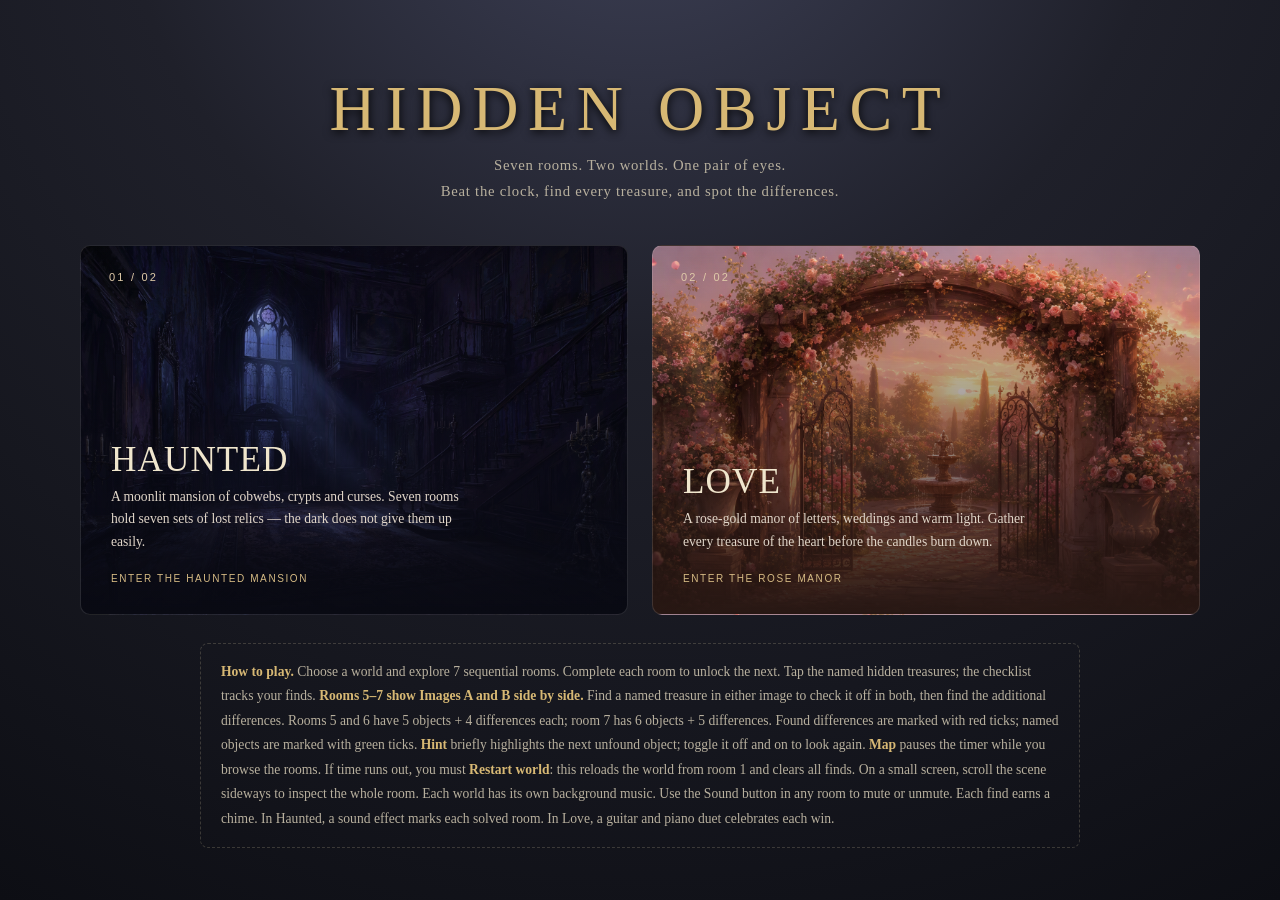
<file: index.html>
<!DOCTYPE html>
<html lang="en">
<head>
  <meta charset="UTF-8" />
  <meta name="viewport" content="width=device-width, initial-scale=1" />
  <title>Hidden Object — Choose Your World</title>
  <link rel="stylesheet" href="style.css" />
</head>
<body class="haunted">
  <div class="start-wrap">
    <h1>Hidden Object</h1>
    <p class="subtitle">Seven rooms. Two worlds. One pair of eyes.<br />Beat the clock, find every treasure, and spot the differences.</p>

    <div class="theme-pick">
      <a class="theme-card haunted-card" href="haunted.html">
        <span class="world-number">01 / 02</span>
        <span class="t-name">Haunted</span>
        <span class="t-desc">A moonlit mansion of cobwebs, crypts and curses. Seven rooms hold seven sets of lost relics — the dark does not give them up easily.</span>
        <span class="world-entry">Enter the haunted mansion</span>
      </a>
      <a class="theme-card love-card" href="love.html">
        <span class="world-number">02 / 02</span>
        <span class="t-name">Love</span>
        <span class="t-desc">A rose-gold manor of letters, weddings and warm light. Gather every treasure of the heart before the candles burn down.</span>
        <span class="world-entry">Enter the rose manor</span>
      </a>
    </div>

    <div class="howto">
      <b>How to play.</b> Choose a world and explore 7 sequential rooms. Complete each room to unlock the next.
      Tap the named hidden treasures; the checklist tracks your finds.
      <b>Rooms 5–7 show Images A and B side by side.</b> Find a named treasure in either image to check it off in both, then find the additional differences.
      Rooms 5 and 6 have 5 objects + 4 differences each; room 7 has 6 objects + 5 differences.
      Found differences are marked with red ticks; named objects are marked with green ticks.
      <b>Hint</b> briefly highlights the next unfound object; toggle it off and on to look again.
      <b>Map</b> pauses the timer while you browse the rooms. If time runs out, you must <b>Restart world</b>: this reloads the world from room 1 and clears all finds.
      On a small screen, scroll the scene sideways to inspect the whole room.
      Each world has its own background music. Use the Sound button in any room to mute or unmute. Each find earns a chime. In Haunted, a sound effect marks each solved room. In Love, a guitar and piano duet celebrates each win.
    </div>
  </div>
</body>
</html>
</file>
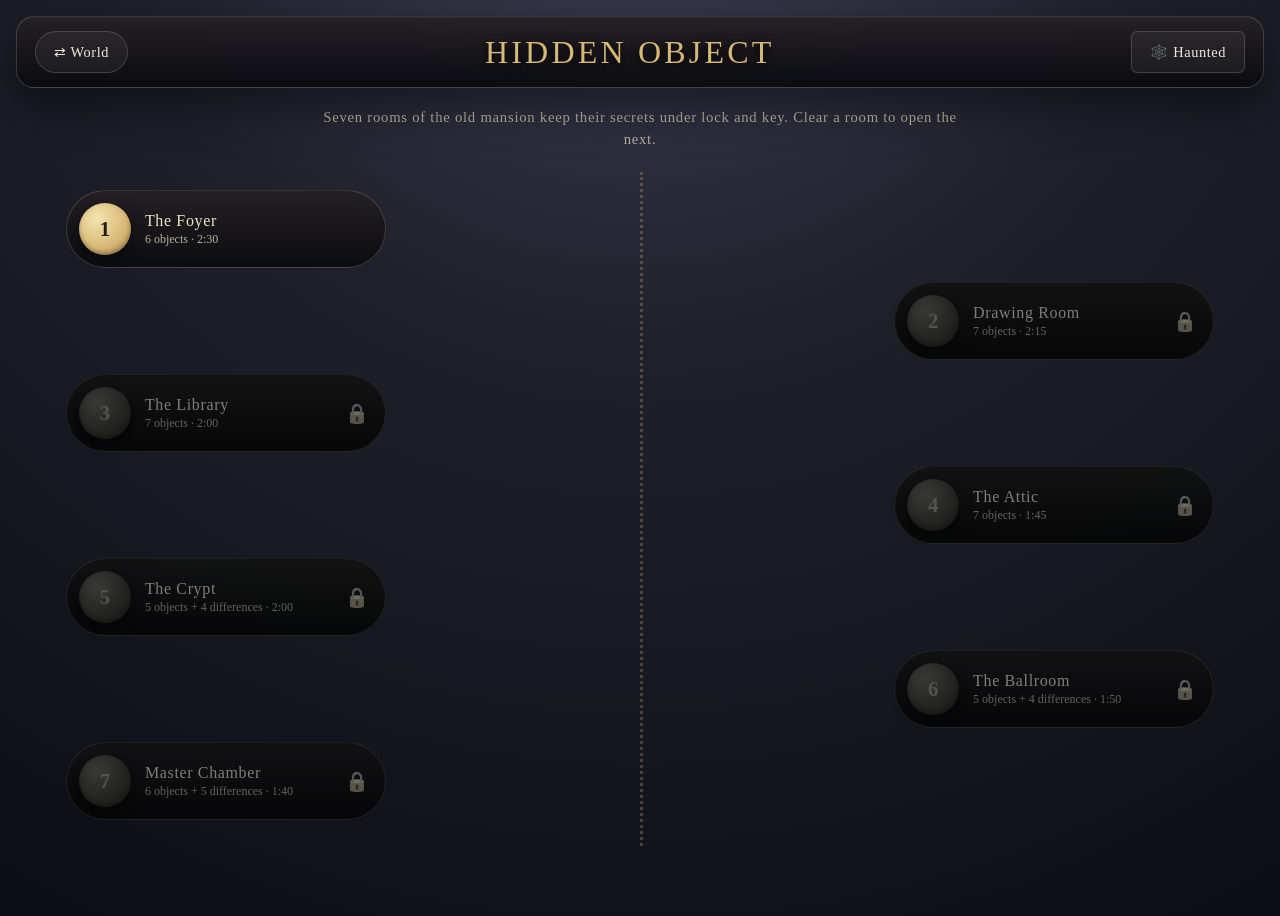
<file: haunted.html>
<!DOCTYPE html>
<html lang="en">
<head>
  <meta charset="UTF-8" />
  <meta name="viewport" content="width=device-width, initial-scale=1" />
  <title>Hidden Object — Haunted</title>
  <link rel="stylesheet" href="style.css" />
  <script src="sound.js" defer></script>
</head>
<body class="haunted">

  <input class="st" type="radio" name="scr" id="scr-map" checked autocomplete="off" aria-label="Map; pause the room clock">
  <input class="st" type="radio" name="scr" id="scr-1" autocomplete="off" aria-label="Room 1: The Foyer">
  <input class="st" type="radio" name="scr" id="scr-2" autocomplete="off" aria-label="Room 2: Drawing Room">
  <input class="st" type="radio" name="scr" id="scr-3" autocomplete="off" aria-label="Room 3: The Library">
  <input class="st" type="radio" name="scr" id="scr-4" autocomplete="off" aria-label="Room 4: The Attic">
  <input class="st" type="radio" name="scr" id="scr-5" autocomplete="off" aria-label="Room 5: The Crypt">
  <input class="st" type="radio" name="scr" id="scr-6" autocomplete="off" aria-label="Room 6: The Ballroom">
  <input class="st" type="radio" name="scr" id="scr-7" autocomplete="off" aria-label="Room 7: Master Chamber">

  <input class="st" type="checkbox" id="hint-1" autocomplete="off" aria-label="Hint for room 1: toggle the next-unfound highlight">
  <input class="st" type="checkbox" id="l1-i1" autocomplete="off" aria-label="Rusty key">
  <input class="st" type="checkbox" id="l1-i2" autocomplete="off" aria-label="Wax candle stub">
  <input class="st" type="checkbox" id="l1-i3" autocomplete="off" aria-label="Old photograph">
  <input class="st" type="checkbox" id="l1-i4" autocomplete="off" aria-label="Pocket watch">
  <input class="st" type="checkbox" id="l1-i5" autocomplete="off" aria-label="Withered rose">
  <input class="st" type="checkbox" id="l1-i6" autocomplete="off" aria-label="Old letter">

  <input class="st" type="checkbox" id="hint-2" autocomplete="off" aria-label="Hint for room 2: toggle the next-unfound highlight">
  <input class="st" type="checkbox" id="l2-i1" autocomplete="off" aria-label="Wax candle stub">
  <input class="st" type="checkbox" id="l2-i2" autocomplete="off" aria-label="Spider">
  <input class="st" type="checkbox" id="l2-i3" autocomplete="off" aria-label="Old photograph">
  <input class="st" type="checkbox" id="l2-i4" autocomplete="off" aria-label="Pocket watch">
  <input class="st" type="checkbox" id="l2-i5" autocomplete="off" aria-label="Red gemstone">
  <input class="st" type="checkbox" id="l2-i6" autocomplete="off" aria-label="Skull amulet">
  <input class="st" type="checkbox" id="l2-i7" autocomplete="off" aria-label="Rusty key">

  <input class="st" type="checkbox" id="hint-3" autocomplete="off" aria-label="Hint for room 3: toggle the next-unfound highlight">
  <input class="st" type="checkbox" id="l3-i1" autocomplete="off" aria-label="Rusty key">
  <input class="st" type="checkbox" id="l3-i2" autocomplete="off" aria-label="Wax candle stub">
  <input class="st" type="checkbox" id="l3-i3" autocomplete="off" aria-label="Red gemstone">
  <input class="st" type="checkbox" id="l3-i4" autocomplete="off" aria-label="Potion">
  <input class="st" type="checkbox" id="l3-i5" autocomplete="off" aria-label="Old letter">
  <input class="st" type="checkbox" id="l3-i6" autocomplete="off" aria-label="Pocket watch">
  <input class="st" type="checkbox" id="l3-i7" autocomplete="off" aria-label="Spider">

  <input class="st" type="checkbox" id="hint-4" autocomplete="off" aria-label="Hint for room 4: toggle the next-unfound highlight">
  <input class="st" type="checkbox" id="l4-i1" autocomplete="off" aria-label="Old photograph">
  <input class="st" type="checkbox" id="l4-i2" autocomplete="off" aria-label="Skull amulet">
  <input class="st" type="checkbox" id="l4-i3" autocomplete="off" aria-label="Bat">
  <input class="st" type="checkbox" id="l4-i4" autocomplete="off" aria-label="Withered rose">
  <input class="st" type="checkbox" id="l4-i5" autocomplete="off" aria-label="Cursed ring">
  <input class="st" type="checkbox" id="l4-i6" autocomplete="off" aria-label="Potion">
  <input class="st" type="checkbox" id="l4-i7" autocomplete="off" aria-label="Rusty key">

  <input class="st" type="checkbox" id="hint-5" autocomplete="off" aria-label="Hint for room 5: toggle the next-unfound highlight">
  <input class="st" type="checkbox" id="l5-i1" autocomplete="off" aria-label="Red gemstone">
  <input class="st" type="checkbox" id="l5-i2" autocomplete="off" aria-label="Wax candle stub">
  <input class="st" type="checkbox" id="l5-i3" autocomplete="off" aria-label="Pocket watch">
  <input class="st" type="checkbox" id="l5-i4" autocomplete="off" aria-label="Old letter">
  <input class="st" type="checkbox" id="l5-i5" autocomplete="off" aria-label="Cursed ring">
  <input class="st" type="checkbox" id="l5-i6" autocomplete="off" aria-label="Difference 1">
  <input class="st" type="checkbox" id="l5-i7" autocomplete="off" aria-label="Difference 2">
  <input class="st" type="checkbox" id="l5-i8" autocomplete="off" aria-label="Difference 3">
  <input class="st" type="checkbox" id="l5-d1" autocomplete="off" aria-label="Difference 4">

  <input class="st" type="checkbox" id="hint-6" autocomplete="off" aria-label="Hint for room 6: toggle the next-unfound highlight">
  <input class="st" type="checkbox" id="l6-i1" autocomplete="off" aria-label="Rusty key">
  <input class="st" type="checkbox" id="l6-i2" autocomplete="off" aria-label="Old photograph">
  <input class="st" type="checkbox" id="l6-i3" autocomplete="off" aria-label="Bat">
  <input class="st" type="checkbox" id="l6-i4" autocomplete="off" aria-label="Potion">
  <input class="st" type="checkbox" id="l6-i5" autocomplete="off" aria-label="Tarnished crown">
  <input class="st" type="checkbox" id="l6-i6" autocomplete="off" aria-label="Difference 1">
  <input class="st" type="checkbox" id="l6-i7" autocomplete="off" aria-label="Difference 2">
  <input class="st" type="checkbox" id="l6-i8" autocomplete="off" aria-label="Difference 3">
  <input class="st" type="checkbox" id="l6-d1" autocomplete="off" aria-label="Difference 4">

  <input class="st" type="checkbox" id="hint-7" autocomplete="off" aria-label="Hint for room 7: toggle the next-unfound highlight">
  <input class="st" type="checkbox" id="l7-i1" autocomplete="off" aria-label="Cursed ring">
  <input class="st" type="checkbox" id="l7-i2" autocomplete="off" aria-label="Tarnished crown">
  <input class="st" type="checkbox" id="l7-i3" autocomplete="off" aria-label="Pocket watch">
  <input class="st" type="checkbox" id="l7-i4" autocomplete="off" aria-label="Red gemstone">
  <input class="st" type="checkbox" id="l7-i5" autocomplete="off" aria-label="Old letter">
  <input class="st" type="checkbox" id="l7-key" autocomplete="off" aria-label="Cellar key">
  <input class="st" type="checkbox" id="l7-i6" autocomplete="off" aria-label="Difference 1">
  <input class="st" type="checkbox" id="l7-i7" autocomplete="off" aria-label="Difference 2">
  <input class="st" type="checkbox" id="l7-i8" autocomplete="off" aria-label="Difference 3">
  <input class="st" type="checkbox" id="l7-d1" autocomplete="off" aria-label="Difference 4">
  <input class="st" type="checkbox" id="l7-d2" autocomplete="off" aria-label="Difference 5">

  <audio id="theme" src="audio/haunted.wav" preload="none" loop></audio>
  <main class="game-shell">

    <!-- ===== MAP ===== -->
    <div class="screen screen-map">
      <div class="panel map-head">
        <a class="btn" href="index.html">⇄ World</a>
        <h1>Hidden Object</h1>
        <span class="btn theme-chip"><span class="nm-h">🕸️ Haunted</span><span class="nm-l">💗 Love</span></span>
      </div>
      <p class="subtitle">
        <span class="nm-h">Seven rooms of the old mansion keep their secrets under lock and key. Clear a room to open the next.</span>
        <span class="nm-l">Seven rooms of the rose manor keep their treasures under lock and key. Clear a room to open the next.</span>
      </p>
      <div class="saga">
        <label class="node n1" for="scr-1">
          <span class="orb">1</span>
          <span class="n-meta">
            <span class="n-name"><span class="nm-h">The Foyer</span><span class="nm-l">Garden Gate</span></span>
            <span class="n-sub">6 objects · 2:30</span>
          </span>
          <span class="lock-ico">🔒</span><span class="done-ico">✓</span>
        </label>
        <label class="node n2 locked" for="scr-2">
          <span class="orb">2</span>
          <span class="n-meta">
            <span class="n-name"><span class="nm-h">Drawing Room</span><span class="nm-l">Rose Parlor</span></span>
            <span class="n-sub">7 objects · 2:15</span>
          </span>
          <span class="lock-ico">🔒</span><span class="done-ico">✓</span>
        </label>
        <label class="node n3 locked" for="scr-3">
          <span class="orb">3</span>
          <span class="n-meta">
            <span class="n-name"><span class="nm-h">The Library</span><span class="nm-l">Storybook Study</span></span>
            <span class="n-sub">7 objects · 2:00</span>
          </span>
          <span class="lock-ico">🔒</span><span class="done-ico">✓</span>
        </label>
        <label class="node n4 locked" for="scr-4">
          <span class="orb">4</span>
          <span class="n-meta">
            <span class="n-name"><span class="nm-h">The Attic</span><span class="nm-l">Attic of Letters</span></span>
            <span class="n-sub">7 objects · 1:45</span>
          </span>
          <span class="lock-ico">🔒</span><span class="done-ico">✓</span>
        </label>
        <label class="node n5 locked" for="scr-5">
          <span class="orb">5</span>
          <span class="n-meta">
            <span class="n-name"><span class="nm-h">The Crypt</span><span class="nm-l">Wedding Chapel</span></span>
            <span class="n-sub">5 objects + 4 differences · 2:00</span>
          </span>
          <span class="lock-ico">🔒</span><span class="done-ico">✓</span>
        </label>
        <label class="node n6 locked" for="scr-6">
          <span class="orb">6</span>
          <span class="n-meta">
            <span class="n-name"><span class="nm-h">The Ballroom</span><span class="nm-l">Ballroom of Hearts</span></span>
            <span class="n-sub">5 objects + 4 differences · 1:50</span>
          </span>
          <span class="lock-ico">🔒</span><span class="done-ico">✓</span>
        </label>
        <label class="node n7 locked" for="scr-7">
          <span class="orb">7</span>
          <span class="n-meta">
            <span class="n-name"><span class="nm-h">Master Chamber</span><span class="nm-l">Wedding Hall</span></span>
            <span class="n-sub">6 objects + 5 differences · 1:40</span>
          </span>
          <span class="lock-ico">🔒</span><span class="done-ico">✓</span>
        </label>
      </div>
    </div>

    <!-- ===== LEVEL 1 ===== -->
    <div class="screen screen-1">
      <div class="hud panel">
        <div class="hud-top">
          <label class="btn" for="scr-map">🗺 Map</label>
          <div class="lv-title">1 · <span class="nm-h">The Foyer</span><span class="nm-l">Garden Gate</span></div>
          <span class="hud-btns">
            <button type="button" class="btn sound-toggle" aria-pressed="true">Sound on</button>
            <label class="btn hint-toggle" for="hint-1" title="Highlight the next unfound object; toggle off to hide">Hint</label>
          </span>
        </div>
        <div class="time-readout"><span class="clock-label">Time remaining</span><span class="css-clock" role="timer" aria-live="off"><span class="clock-dial" aria-hidden="true"></span><span class="clock-digits"></span></span></div>
        <div class="timer"><div class="bar"></div></div>
        <ul class="list">
          <li class="li-i1"><span class="nm-h">Rusty key</span><span class="nm-l">Heart-bow key</span></li>
          <li class="li-i2"><span class="nm-h">Wax candle stub</span><span class="nm-l">Rose wax candle</span></li>
          <li class="li-i3"><span class="nm-h">Old photograph</span><span class="nm-l">Pressed-rose portrait</span></li>
          <li class="li-i4">Pocket watch</li>
          <li class="li-i5"><span class="nm-h">Withered rose</span><span class="nm-l">Dried pink rose</span></li>
          <li class="li-i6"><span class="nm-h">Old letter</span><span class="nm-l">Love letter</span></li>
        </ul>
      </div>
      <div class="stage">
        <div class="room">
          <div class="bg"></div>

          <label class="obj sh-key i1" for="l1-i1" role="button" aria-label="Rusty key" tabindex="-1"><span class="k-ring"></span><span class="k-shaft"></span><span class="tick">✓</span></label>
          <label class="obj sh-candle i2" for="l1-i2" role="button" aria-label="Wax candle stub" tabindex="-1"><span class="flame"></span><span class="wax"></span><span class="tick">✓</span></label>
          <label class="obj sh-photo i3" for="l1-i3" role="button" aria-label="Old photograph" tabindex="-1"><span class="p-card"><span class="p-face"></span></span><span class="tick">✓</span></label>
          <label class="obj sh-watch i4" for="l1-i4" role="button" aria-label="Pocket watch" tabindex="-1"><span class="w-loop"></span><span class="w-face"></span><span class="tick">✓</span></label>
          <label class="obj sh-rose i5" for="l1-i5" role="button" aria-label="Withered rose" tabindex="-1"><span class="rs-stem"></span><span class="rs-leaf"></span><span class="rs-bloom"></span><span class="tick">✓</span></label>
          <label class="obj sh-letter i6" for="l1-i6" role="button" aria-label="Old letter" tabindex="-1"><span class="lt-env"></span><span class="lt-flap"></span><span class="lt-seal"></span><span class="tick">✓</span></label>
        </div>

        <div class="over over-time">
          <div class="over-card time-card">
            <h2>Time's Up!</h2>
            <p><span class="nm-h">The darkness keeps its secrets… for now.</span><span class="nm-l">The moment slipped through your fingers…</span> Restart world begins again from room 1.</p>
            <div class="row">
              <a class="btn gold" href="haunted.html">Restart world</a>
              <label class="btn" for="scr-map">🗺 Level Map</label>
            </div>
          </div>
        </div>
        <div class="over victory">
          <div class="over-card">
            <h2>Someone heard you</h2>
            <p>You found every treasure in the foyer. Three knocks echo down the hall. Beside you, the drawing room door opens an inch.</p>
            <div class="row">
              <label class="btn gold" for="scr-2">Next Level →</label>
              <label class="btn" for="scr-map">🗺 Level Map</label>
            </div>
          </div>
        </div>
      </div>
    </div>

    <!-- ===== LEVEL 2 ===== -->
    <div class="screen screen-2">
      <div class="hud panel">
        <div class="hud-top">
          <label class="btn" for="scr-map">🗺 Map</label>
          <div class="lv-title">2 · <span class="nm-h">Drawing Room</span><span class="nm-l">Rose Parlor</span></div>
          <span class="hud-btns">
            <button type="button" class="btn sound-toggle" aria-pressed="true">Sound on</button>
            <label class="btn hint-toggle" for="hint-2" title="Highlight the next unfound object; toggle off to hide">Hint</label>
          </span>
        </div>
        <div class="time-readout"><span class="clock-label">Time remaining</span><span class="css-clock" role="timer" aria-live="off"><span class="clock-dial" aria-hidden="true"></span><span class="clock-digits"></span></span></div>
        <div class="timer"><div class="bar"></div></div>
        <ul class="list">
          <li class="li-i1"><span class="nm-h">Wax candle stub</span><span class="nm-l">Rose wax candle</span></li>
          <li class="li-i2"><span class="nm-h">Spider</span><span class="nm-l">Butterfly</span></li>
          <li class="li-i3"><span class="nm-h">Old photograph</span><span class="nm-l">Pressed-rose portrait</span></li>
          <li class="li-i4">Pocket watch</li>
          <li class="li-i5"><span class="nm-h">Red gemstone</span><span class="nm-l">Ruby heart</span></li>
          <li class="li-i6"><span class="nm-h">Skull amulet</span><span class="nm-l">Heart locket</span></li>
          <li class="li-i7"><span class="nm-h">Rusty key</span><span class="nm-l">Heart-bow key</span></li>
        </ul>
      </div>
      <div class="stage">
        <div class="room">
          <div class="bg"></div>

          <label class="obj sh-candle i1" for="l2-i1" role="button" aria-label="Wax candle stub" tabindex="-1"><span class="flame"></span><span class="wax"></span><span class="tick">✓</span></label>
          <label class="obj sh-spider i2" for="l2-i2" role="button" aria-label="Spider" tabindex="-1">
            <span class="vh"><span class="s-body"></span><span class="leg l1"></span><span class="leg l2"></span><span class="leg l3"></span><span class="leg l4"></span><span class="leg r1"></span><span class="leg r2"></span><span class="leg r3"></span><span class="leg r4"></span></span>
            <span class="vl"><span class="bf-wing wl"></span><span class="bf-wing wr"></span><span class="bf-body"></span></span>
            <span class="tick">✓</span>
          </label>
          <label class="obj sh-photo i3" for="l2-i3" role="button" aria-label="Old photograph" tabindex="-1"><span class="p-card"><span class="p-face"></span></span><span class="tick">✓</span></label>
          <label class="obj sh-watch i4" for="l2-i4" role="button" aria-label="Pocket watch" tabindex="-1"><span class="w-loop"></span><span class="w-face"></span><span class="tick">✓</span></label>
          <label class="obj sh-gem i5" for="l2-i5" role="button" aria-label="Red gemstone" tabindex="-1"><span class="g-stone"></span><span class="tick">✓</span></label>
          <label class="obj sh-skull i6" for="l2-i6" role="button" aria-label="Skull amulet" tabindex="-1">
            <span class="vh"><span class="sk-cap"></span><span class="sk-jaw"></span></span>
            <span class="vl"><span class="hl-heart"></span></span>
            <span class="tick">✓</span>
          </label>
          <label class="obj sh-key i7" for="l2-i7" role="button" aria-label="Rusty key" tabindex="-1"><span class="k-ring"></span><span class="k-shaft"></span><span class="tick">✓</span></label>
        </div>

        <div class="over over-time">
          <div class="over-card time-card">
            <h2>Time's Up!</h2>
            <p><span class="nm-h">The candles gutter out. The room wins this round.</span><span class="nm-l">The roses closed before you finished…</span> Restart world begins again from room 1.</p>
            <div class="row">
              <a class="btn gold" href="haunted.html">Restart world</a>
              <label class="btn" for="scr-map">🗺 Level Map</label>
            </div>
          </div>
        </div>
        <div class="over victory">
          <div class="over-card">
            <h2>A most peculiar host</h2>
            <p>The last jewel is yours. In the portrait above the mantel, the old master raises his glass to you.</p>
            <div class="row">
              <label class="btn gold" for="scr-3">Next Level →</label>
              <label class="btn" for="scr-map">🗺 Level Map</label>
            </div>
          </div>
        </div>
      </div>
    </div>

    <!-- ===== LEVEL 3 ===== -->
    <div class="screen screen-3">
      <div class="hud panel">
        <div class="hud-top">
          <label class="btn" for="scr-map">🗺 Map</label>
          <div class="lv-title">3 · <span class="nm-h">The Library</span><span class="nm-l">Storybook Study</span></div>
          <span class="hud-btns">
            <button type="button" class="btn sound-toggle" aria-pressed="true">Sound on</button>
            <label class="btn hint-toggle" for="hint-3" title="Highlight the next unfound object; toggle off to hide">Hint</label>
          </span>
        </div>
        <div class="time-readout"><span class="clock-label">Time remaining</span><span class="css-clock" role="timer" aria-live="off"><span class="clock-dial" aria-hidden="true"></span><span class="clock-digits"></span></span></div>
        <div class="timer"><div class="bar"></div></div>
        <ul class="list">
          <li class="li-i1"><span class="nm-h">Rusty key</span><span class="nm-l">Heart-bow key</span></li>
          <li class="li-i2"><span class="nm-h">Wax candle stub</span><span class="nm-l">Rose wax candle</span></li>
          <li class="li-i3"><span class="nm-h">Red gemstone</span><span class="nm-l">Ruby heart</span></li>
          <li class="li-i4"><span class="nm-h">Potion</span><span class="nm-l">Perfume</span></li>
          <li class="li-i5"><span class="nm-h">Old letter</span><span class="nm-l">Love letter</span></li>
          <li class="li-i6">Pocket watch</li>
          <li class="li-i7"><span class="nm-h">Spider</span><span class="nm-l">Butterfly</span></li>
        </ul>
      </div>
      <div class="stage">
        <div class="room">
          <div class="bg"></div>

          <label class="obj sh-key i1" for="l3-i1" role="button" aria-label="Rusty key" tabindex="-1"><span class="k-ring"></span><span class="k-shaft"></span><span class="tick">✓</span></label>
          <label class="obj sh-candle i2" for="l3-i2" role="button" aria-label="Wax candle stub" tabindex="-1"><span class="flame"></span><span class="wax"></span><span class="tick">✓</span></label>
          <label class="obj sh-gem i3" for="l3-i3" role="button" aria-label="Red gemstone" tabindex="-1"><span class="g-stone"></span><span class="tick">✓</span></label>
          <label class="obj sh-potion i4" for="l3-i4" role="button" aria-label="Potion" tabindex="-1"><span class="po-cork"></span><span class="po-neck"></span><span class="po-body"></span><span class="tick">✓</span></label>
          <label class="obj sh-letter i5" for="l3-i5" role="button" aria-label="Old letter" tabindex="-1"><span class="lt-env"></span><span class="lt-flap"></span><span class="lt-seal"></span><span class="tick">✓</span></label>
          <label class="obj sh-watch i6" for="l3-i6" role="button" aria-label="Pocket watch" tabindex="-1"><span class="w-loop"></span><span class="w-face"></span><span class="tick">✓</span></label>
          <label class="obj sh-spider i7" for="l3-i7" role="button" aria-label="Spider" tabindex="-1">
            <span class="vh"><span class="s-body"></span><span class="leg l1"></span><span class="leg l2"></span><span class="leg l3"></span><span class="leg l4"></span><span class="leg r1"></span><span class="leg r2"></span><span class="leg r3"></span><span class="leg r4"></span></span>
            <span class="vl"><span class="bf-wing wl"></span><span class="bf-wing wr"></span><span class="bf-body"></span></span>
            <span class="tick">✓</span>
          </label>
        </div>

        <div class="over over-time">
          <div class="over-card time-card">
            <h2>Time's Up!</h2>
            <p><span class="nm-h">The books whisper your failure to the shelves.</span><span class="nm-l">The storybooks closed their happy endings for now.</span> Restart world begins again from room 1.</p>
            <div class="row">
              <a class="btn gold" href="haunted.html">Restart world</a>
              <label class="btn" for="scr-map">🗺 Level Map</label>
            </div>
          </div>
        </div>
        <div class="over victory">
          <div class="over-card">
            <h2>The library lets you in</h2>
            <p>You found the last piece. A book slides out by itself. Inside the cover, someone has drawn a map to the attic.</p>
            <div class="row">
              <label class="btn gold" for="scr-4">Next Level →</label>
              <label class="btn" for="scr-map">🗺 Level Map</label>
            </div>
          </div>
        </div>
      </div>
    </div>

    <!-- ===== LEVEL 4 ===== -->
    <div class="screen screen-4">
      <div class="hud panel">
        <div class="hud-top">
          <label class="btn" for="scr-map">🗺 Map</label>
          <div class="lv-title">4 · <span class="nm-h">The Attic</span><span class="nm-l">Attic of Letters</span></div>
          <span class="hud-btns">
            <button type="button" class="btn sound-toggle" aria-pressed="true">Sound on</button>
            <label class="btn hint-toggle" for="hint-4" title="Highlight the next unfound object; toggle off to hide">Hint</label>
          </span>
        </div>
        <div class="time-readout"><span class="clock-label">Time remaining</span><span class="css-clock" role="timer" aria-live="off"><span class="clock-dial" aria-hidden="true"></span><span class="clock-digits"></span></span></div>
        <div class="timer"><div class="bar"></div></div>
        <ul class="list">
          <li class="li-i1"><span class="nm-h">Old photograph</span><span class="nm-l">Pressed-rose portrait</span></li>
          <li class="li-i2"><span class="nm-h">Skull amulet</span><span class="nm-l">Heart locket</span></li>
          <li class="li-i3"><span class="nm-h">Bat</span><span class="nm-l">Ribbon bow</span></li>
          <li class="li-i4"><span class="nm-h">Withered rose</span><span class="nm-l">Dried pink rose</span></li>
          <li class="li-i5"><span class="nm-h">Cursed ring</span><span class="nm-l">Wedding ring</span></li>
          <li class="li-i6"><span class="nm-h">Potion</span><span class="nm-l">Perfume</span></li>
          <li class="li-i7"><span class="nm-h">Rusty key</span><span class="nm-l">Heart-bow key</span></li>
        </ul>
      </div>
      <div class="stage">
        <div class="room">
          <div class="bg"></div>

          <label class="obj sh-photo i1" for="l4-i1" role="button" aria-label="Old photograph" tabindex="-1"><span class="p-card"><span class="p-face"></span></span><span class="tick">✓</span></label>
          <label class="obj sh-skull i2" for="l4-i2" role="button" aria-label="Skull amulet" tabindex="-1">
            <span class="vh"><span class="sk-cap"></span><span class="sk-jaw"></span></span>
            <span class="vl"><span class="hl-heart"></span></span>
            <span class="tick">✓</span>
          </label>
          <label class="obj sh-bat i3" for="l4-i3" role="button" aria-label="Bat" tabindex="-1">
            <span class="vh"><span class="bt-body"></span><span class="bt-wing wl"></span><span class="bt-wing wr"></span></span>
            <span class="vl"><span class="rb-loop rl"></span><span class="rb-loop rr"></span><span class="rb-knot"></span><span class="rb-tail"></span></span>
            <span class="tick">✓</span>
          </label>
          <label class="obj sh-rose i4" for="l4-i4" role="button" aria-label="Withered rose" tabindex="-1"><span class="rs-stem"></span><span class="rs-leaf"></span><span class="rs-bloom"></span><span class="tick">✓</span></label>
          <label class="obj sh-ring i5" for="l4-i5" role="button" aria-label="Cursed ring" tabindex="-1"><span class="rg-band"></span><span class="rg-gem"></span><span class="tick">✓</span></label>
          <label class="obj sh-potion i6" for="l4-i6" role="button" aria-label="Potion" tabindex="-1"><span class="po-cork"></span><span class="po-neck"></span><span class="po-body"></span><span class="tick">✓</span></label>
          <label class="obj sh-key i7" for="l4-i7" role="button" aria-label="Rusty key" tabindex="-1"><span class="k-ring"></span><span class="k-shaft"></span><span class="tick">✓</span></label>
        </div>

        <div class="over over-time">
          <div class="over-card time-card">
            <h2>Time's Up!</h2>
            <p><span class="nm-h">Dust settles over everything you failed to find.</span><span class="nm-l">The old letters fluttered back into their trunks.</span> Restart world begins again from room 1.</p>
            <div class="row">
              <a class="btn gold" href="haunted.html">Restart world</a>
              <label class="btn" for="scr-map">🗺 Level Map</label>
            </div>
          </div>
        </div>
        <div class="over victory">
          <div class="over-card">
            <h2>Footsteps overhead</h2>
            <p>Every attic treasure is accounted for. So whose footsteps can you still hear on the roof?</p>
            <div class="row">
              <label class="btn gold" for="scr-5">Next Level →</label>
              <label class="btn" for="scr-map">🗺 Level Map</label>
            </div>
          </div>
        </div>
      </div>
    </div>

    <!-- ===== LEVEL 5 (twin) ===== -->
    <div class="screen screen-5">
      <div class="hud panel">
        <div class="hud-top">
          <label class="btn" for="scr-map">🗺 Map</label>
          <div class="lv-title">5 · <span class="nm-h">The Crypt</span><span class="nm-l">Wedding Chapel</span></div>
          <span class="hud-btns">
            <button type="button" class="btn sound-toggle" aria-pressed="true">Sound on</button>
            <label class="btn hint-toggle" for="hint-5" title="Highlight the next unfound object; toggle off to hide">Hint</label>
          </span>
        </div>
        <div class="time-readout"><span class="clock-label">Time remaining</span><span class="css-clock" role="timer" aria-live="off"><span class="clock-dial" aria-hidden="true"></span><span class="clock-digits"></span></span></div>
        <div class="timer"><div class="bar"></div></div>
        <ul class="list">
          <li class="list-head">Find in either image</li>
          <li class="li-i1"><span class="nm-h">Red gemstone</span><span class="nm-l">Ruby heart</span></li>
          <li class="li-i2"><span class="nm-h">Wax candle stub</span><span class="nm-l">Rose wax candle</span></li>
          <li class="li-i3">Pocket watch</li>
          <li class="li-i4"><span class="nm-h">Old letter</span><span class="nm-l">Love letter</span></li>
          <li class="li-i5"><span class="nm-h">Cursed ring</span><span class="nm-l">Wedding ring</span></li>
          <li class="list-head">Differences — unnamed</li>
          <li class="li-i6 diff-item">Difference 1</li>
          <li class="li-i7 diff-item">Difference 2</li>
          <li class="li-i8 diff-item">Difference 3</li>
          <li class="li-d1 diff-item">Difference 4</li>
        </ul>
      </div>
      <div class="stage">
        <div class="twin-scroll"><div class="twin">
          <div class="pane pane-a">
            <span class="p-tag">Image A</span>
            <div class="room">
              <div class="bg"></div>
              <label class="obj sh-gem i1" for="l5-i1" role="button" aria-label="Red gemstone" tabindex="-1"><span class="g-stone"></span><span class="tick">✓</span></label>
              <label class="obj sh-candle i2" for="l5-i2" role="button" aria-label="Wax candle stub" tabindex="-1"><span class="flame"></span><span class="wax"></span><span class="tick">✓</span></label>
              <label class="obj sh-watch i3" for="l5-i3" role="button" aria-label="Pocket watch" tabindex="-1"><span class="w-loop"></span><span class="w-face"></span><span class="tick">✓</span></label>
              <label class="obj sh-letter i4" for="l5-i4" role="button" aria-label="Old letter" tabindex="-1"><span class="lt-env"></span><span class="lt-flap"></span><span class="lt-seal"></span><span class="tick">✓</span></label>
              <label class="obj sh-ring i5" for="l5-i5" role="button" aria-label="Cursed ring" tabindex="-1"><span class="rg-band"></span><span class="rg-gem"></span><span class="tick">✓</span></label>
              <label class="obj sh-rose i6 difference-target" for="l5-i6" role="button" aria-label="Difference 1" tabindex="-1"><span class="rs-stem"></span><span class="rs-leaf"></span><span class="rs-bloom"></span><span class="tick">✓</span></label>
              <label class="obj sh-spider i7 difference-target" for="l5-i7" role="button" aria-label="Difference 2" tabindex="-1">
                <span class="vh"><span class="s-body"></span><span class="leg l1"></span><span class="leg l2"></span><span class="leg l3"></span><span class="leg l4"></span><span class="leg r1"></span><span class="leg r2"></span><span class="leg r3"></span><span class="leg r4"></span></span>
                <span class="vl"><span class="bf-wing wl"></span><span class="bf-wing wr"></span><span class="bf-body"></span></span>
                <span class="tick">✓</span>
              </label>
            </div>
          </div>
          <div class="pane pane-b">
            <span class="p-tag">Image B</span>
            <div class="room">
              <div class="bg"></div>
              <label class="obj sh-gem i1" for="l5-i1" role="button" aria-label="Red gemstone" tabindex="-1"><span class="g-stone"></span><span class="tick">✓</span></label>
              <label class="obj sh-candle i2" for="l5-i2" role="button" aria-label="Wax candle stub" tabindex="-1"><span class="flame"></span><span class="wax"></span><span class="tick">✓</span></label>
              <label class="obj sh-watch i3" for="l5-i3" role="button" aria-label="Pocket watch" tabindex="-1"><span class="w-loop"></span><span class="w-face"></span><span class="tick">✓</span></label>
              <label class="obj sh-letter i4" for="l5-i4" role="button" aria-label="Old letter" tabindex="-1"><span class="lt-env"></span><span class="lt-flap"></span><span class="lt-seal"></span><span class="tick">✓</span></label>
              <label class="obj sh-ring i5" for="l5-i5" role="button" aria-label="Cursed ring" tabindex="-1"><span class="rg-band"></span><span class="rg-gem"></span><span class="tick">✓</span></label>
              <label class="obj sh-skull i8 difference-target" for="l5-i8" role="button" aria-label="Difference 3" tabindex="-1">
                <span class="vh"><span class="sk-cap"></span><span class="sk-jaw"></span></span>
                <span class="vl"><span class="hl-heart"></span></span>
                <span class="tick">✓</span>
              </label>
              <label class="diff difference-target d1" for="l5-d1" role="button" aria-label="Difference 4" tabindex="-1"><span class="dshape ds-candle"><span class="wax"></span><span class="flame"></span></span><span class="tick">✓</span></label>
            </div>
          </div>
        </div></div>

        <div class="over over-time">
          <div class="over-card time-card">
            <h2>Time's Up!</h2>
            <p><span class="nm-h">The crypt seals itself. The dead keep their counsel.</span><span class="nm-l">The chapel bells rang before you could listen.</span> Restart world begins again from room 1.</p>
            <div class="row">
              <a class="btn gold" href="haunted.html">Restart world</a>
              <label class="btn" for="scr-map">🗺 Level Map</label>
            </div>
          </div>
        </div>
        <div class="over victory">
          <div class="over-card">
            <h2>Even the dead applaud</h2>
            <p>You spotted every difference in the crypt. From behind the stone comes a polite, distinctly bony round of applause.</p>
            <div class="row">
              <label class="btn gold" for="scr-6">Next Level →</label>
              <label class="btn" for="scr-map">🗺 Level Map</label>
            </div>
          </div>
        </div>
      </div>
    </div>

    <!-- ===== LEVEL 6 (twin) ===== -->
    <div class="screen screen-6">
      <div class="hud panel">
        <div class="hud-top">
          <label class="btn" for="scr-map">🗺 Map</label>
          <div class="lv-title">6 · <span class="nm-h">The Ballroom</span><span class="nm-l">Ballroom of Hearts</span></div>
          <span class="hud-btns">
            <button type="button" class="btn sound-toggle" aria-pressed="true">Sound on</button>
            <label class="btn hint-toggle" for="hint-6" title="Highlight the next unfound object; toggle off to hide">Hint</label>
          </span>
        </div>
        <div class="time-readout"><span class="clock-label">Time remaining</span><span class="css-clock" role="timer" aria-live="off"><span class="clock-dial" aria-hidden="true"></span><span class="clock-digits"></span></span></div>
        <div class="timer"><div class="bar"></div></div>
        <ul class="list">
          <li class="list-head">Find in either image</li>
          <li class="li-i1"><span class="nm-h">Rusty key</span><span class="nm-l">Heart-bow key</span></li>
          <li class="li-i2"><span class="nm-h">Old photograph</span><span class="nm-l">Pressed-rose portrait</span></li>
          <li class="li-i3"><span class="nm-h">Bat</span><span class="nm-l">Ribbon bow</span></li>
          <li class="li-i4"><span class="nm-h">Potion</span><span class="nm-l">Perfume</span></li>
          <li class="li-i5"><span class="nm-h">Tarnished crown</span><span class="nm-l">Pearl tiara</span></li>
          <li class="list-head">Differences — unnamed</li>
          <li class="li-i6 diff-item">Difference 1</li>
          <li class="li-i7 diff-item">Difference 2</li>
          <li class="li-i8 diff-item">Difference 3</li>
          <li class="li-d1 diff-item">Difference 4</li>
        </ul>
      </div>
      <div class="stage">
        <div class="twin-scroll"><div class="twin">
          <div class="pane pane-a">
            <span class="p-tag">Image A</span>
            <div class="room">
              <div class="bg"></div>
              <label class="obj sh-key i1" for="l6-i1" role="button" aria-label="Rusty key" tabindex="-1"><span class="k-ring"></span><span class="k-shaft"></span><span class="tick">✓</span></label>
              <label class="obj sh-photo i2" for="l6-i2" role="button" aria-label="Old photograph" tabindex="-1"><span class="p-card"><span class="p-face"></span></span><span class="tick">✓</span></label>
              <label class="obj sh-bat i3" for="l6-i3" role="button" aria-label="Bat" tabindex="-1">
                <span class="vh"><span class="bt-body"></span><span class="bt-wing wl"></span><span class="bt-wing wr"></span></span>
                <span class="vl"><span class="rb-loop rl"></span><span class="rb-loop rr"></span><span class="rb-knot"></span><span class="rb-tail"></span></span>
                <span class="tick">✓</span>
              </label>
              <label class="obj sh-potion i4" for="l6-i4" role="button" aria-label="Potion" tabindex="-1"><span class="po-cork"></span><span class="po-neck"></span><span class="po-body"></span><span class="tick">✓</span></label>
              <label class="obj sh-crown i5" for="l6-i5" role="button" aria-label="Tarnished crown" tabindex="-1"><span class="cr-band"></span><span class="cr-points"></span><span class="cr-jewel"></span><span class="tick">✓</span></label>
              <label class="obj sh-gem i6 difference-target" for="l6-i6" role="button" aria-label="Difference 1" tabindex="-1"><span class="g-stone"></span><span class="tick">✓</span></label>
              <label class="diff difference-target d1" for="l6-d1" role="button" aria-label="Difference 4" tabindex="-1"><span class="dshape ds-crystal"></span><span class="tick">✓</span></label>
            </div>
          </div>
          <div class="pane pane-b">
            <span class="p-tag">Image B</span>
            <div class="room">
              <div class="bg"></div>
              <label class="obj sh-key i1" for="l6-i1" role="button" aria-label="Rusty key" tabindex="-1"><span class="k-ring"></span><span class="k-shaft"></span><span class="tick">✓</span></label>
              <label class="obj sh-photo i2" for="l6-i2" role="button" aria-label="Old photograph" tabindex="-1"><span class="p-card"><span class="p-face"></span></span><span class="tick">✓</span></label>
              <label class="obj sh-bat i3" for="l6-i3" role="button" aria-label="Bat" tabindex="-1">
                <span class="vh"><span class="bt-body"></span><span class="bt-wing wl"></span><span class="bt-wing wr"></span></span>
                <span class="vl"><span class="rb-loop rl"></span><span class="rb-loop rr"></span><span class="rb-knot"></span><span class="rb-tail"></span></span>
                <span class="tick">✓</span>
              </label>
              <label class="obj sh-potion i4" for="l6-i4" role="button" aria-label="Potion" tabindex="-1"><span class="po-cork"></span><span class="po-neck"></span><span class="po-body"></span><span class="tick">✓</span></label>
              <label class="obj sh-crown i5" for="l6-i5" role="button" aria-label="Tarnished crown" tabindex="-1"><span class="cr-band"></span><span class="cr-points"></span><span class="cr-jewel"></span><span class="tick">✓</span></label>
              <label class="obj sh-candle i7 difference-target" for="l6-i7" role="button" aria-label="Difference 2" tabindex="-1"><span class="flame"></span><span class="wax"></span><span class="tick">✓</span></label>
              <label class="obj sh-rose i8 difference-target" for="l6-i8" role="button" aria-label="Difference 3" tabindex="-1"><span class="rs-stem"></span><span class="rs-leaf"></span><span class="rs-bloom"></span><span class="tick">✓</span></label>
            </div>
          </div>
        </div></div>

        <div class="over over-time">
          <div class="over-card time-card">
            <h2>Time's Up!</h2>
            <p><span class="nm-h">The music stops. The dance continues without you.</span><span class="nm-l">The waltz ended while you were still searching.</span> Restart world begins again from room 1.</p>
            <div class="row">
              <a class="btn gold" href="haunted.html">Restart world</a>
              <label class="btn" for="scr-map">🗺 Level Map</label>
            </div>
          </div>
        </div>
        <div class="over victory">
          <div class="over-card">
            <h2>The last dance</h2>
            <p>The unseen dancers bow as you find the final clue. At the far end of the ballroom, one door stands open.</p>
            <div class="row">
              <label class="btn gold" for="scr-7">Next Level →</label>
              <label class="btn" for="scr-map">🗺 Level Map</label>
            </div>
          </div>
        </div>
      </div>
    </div>

    <!-- ===== LEVEL 7 (twin, finale) ===== -->
    <div class="screen screen-7">
      <div class="hud panel">
        <div class="hud-top">
          <label class="btn" for="scr-map">🗺 Map</label>
          <div class="lv-title">7 · <span class="nm-h">Master Chamber</span><span class="nm-l">Wedding Hall</span></div>
          <span class="hud-btns">
            <button type="button" class="btn sound-toggle" aria-pressed="true">Sound on</button>
            <label class="btn hint-toggle" for="hint-7" title="Highlight the next unfound object; toggle off to hide">Hint</label>
          </span>
        </div>
        <div class="time-readout"><span class="clock-label">Time remaining</span><span class="css-clock" role="timer" aria-live="off"><span class="clock-dial" aria-hidden="true"></span><span class="clock-digits"></span></span></div>
        <div class="timer"><div class="bar"></div></div>
        <ul class="list">
          <li class="list-head">Find in either image</li>
          <li class="li-i1"><span class="nm-h">Cursed ring</span><span class="nm-l">Wedding ring</span></li>
          <li class="li-i2"><span class="nm-h">Tarnished crown</span><span class="nm-l">Pearl tiara</span></li>
          <li class="li-i3">Pocket watch</li>
          <li class="li-i4"><span class="nm-h">Red gemstone</span><span class="nm-l">Ruby heart</span></li>
          <li class="li-i5"><span class="nm-h">Old letter</span><span class="nm-l">Love letter</span></li>
          <li class="li-key">Cellar key</li>
          <li class="list-head">Differences — unnamed</li>
          <li class="li-i6 diff-item">Difference 1</li>
          <li class="li-i7 diff-item">Difference 2</li>
          <li class="li-i8 diff-item">Difference 3</li>
          <li class="li-d1 diff-item">Difference 4</li>
          <li class="li-d2 diff-item">Difference 5</li>
        </ul>
      </div>
      <div class="stage">
        <div class="twin-scroll"><div class="twin">
          <div class="pane pane-a">
            <span class="p-tag">Image A</span>
            <div class="room">
              <div class="bg"></div>
              <label class="obj sh-ring i1" for="l7-i1" role="button" aria-label="Cursed ring" tabindex="-1"><span class="rg-band"></span><span class="rg-gem"></span><span class="tick">✓</span></label>
              <label class="obj sh-crown i2" for="l7-i2" role="button" aria-label="Tarnished crown" tabindex="-1"><span class="cr-band"></span><span class="cr-points"></span><span class="cr-jewel"></span><span class="tick">✓</span></label>
              <label class="obj sh-watch i3" for="l7-i3" role="button" aria-label="Pocket watch" tabindex="-1"><span class="w-loop"></span><span class="w-face"></span><span class="tick">✓</span></label>
              <label class="obj sh-gem i4" for="l7-i4" role="button" aria-label="Red gemstone" tabindex="-1"><span class="g-stone"></span><span class="tick">✓</span></label>
              <label class="obj sh-letter i5" for="l7-i5" role="button" aria-label="Old letter" tabindex="-1"><span class="lt-env"></span><span class="lt-flap"></span><span class="lt-seal"></span><span class="tick">✓</span></label>
              <label class="obj sh-key finale-key" for="l7-key" role="button" aria-label="Cellar key" tabindex="-1"><span class="tick">✓</span></label>
              <label class="obj sh-rose i6 difference-target" for="l7-i6" role="button" aria-label="Difference 1" tabindex="-1"><span class="rs-stem"></span><span class="rs-leaf"></span><span class="rs-bloom"></span><span class="tick">✓</span></label>
              <label class="obj sh-candle i7 difference-target" for="l7-i7" role="button" aria-label="Difference 2" tabindex="-1"><span class="flame"></span><span class="wax"></span><span class="tick">✓</span></label>
              <label class="obj sh-potion difference-target d2" for="l7-d2" role="button" aria-label="Difference 5" tabindex="-1"><span class="tick">✓</span></label>
            </div>
          </div>
          <div class="pane pane-b">
            <span class="p-tag">Image B</span>
            <div class="room">
              <div class="bg"></div>
              <label class="obj sh-ring i1" for="l7-i1" role="button" aria-label="Cursed ring" tabindex="-1"><span class="rg-band"></span><span class="rg-gem"></span><span class="tick">✓</span></label>
              <label class="obj sh-crown i2" for="l7-i2" role="button" aria-label="Tarnished crown" tabindex="-1"><span class="cr-band"></span><span class="cr-points"></span><span class="cr-jewel"></span><span class="tick">✓</span></label>
              <label class="obj sh-watch i3" for="l7-i3" role="button" aria-label="Pocket watch" tabindex="-1"><span class="w-loop"></span><span class="w-face"></span><span class="tick">✓</span></label>
              <label class="obj sh-gem i4" for="l7-i4" role="button" aria-label="Red gemstone" tabindex="-1"><span class="g-stone"></span><span class="tick">✓</span></label>
              <label class="obj sh-letter i5" for="l7-i5" role="button" aria-label="Old letter" tabindex="-1"><span class="lt-env"></span><span class="lt-flap"></span><span class="lt-seal"></span><span class="tick">✓</span></label>
              <label class="obj sh-key finale-key" for="l7-key" role="button" aria-label="Cellar key" tabindex="-1"><span class="tick">✓</span></label>
              <label class="obj sh-skull i8 difference-target" for="l7-i8" role="button" aria-label="Difference 3" tabindex="-1">
                <span class="vh"><span class="sk-cap"></span><span class="sk-jaw"></span></span>
                <span class="vl"><span class="hl-heart"></span></span>
                <span class="tick">✓</span>
              </label>
              <label class="diff difference-target d1" for="l7-d1" role="button" aria-label="Difference 4" tabindex="-1"><span class="dshape ds-candle"><span class="wax"></span><span class="flame"></span></span><span class="tick">✓</span></label>
            </div>
          </div>
        </div></div>

        <div class="over over-time">
          <div class="over-card time-card">
            <h2>Time's Up!</h2>
            <p><span class="nm-h">So close — yet the final chamber holds fast.</span><span class="nm-l">So close — yet the final hall holds fast.</span> Restart world begins again from room 1.</p>
            <div class="row">
              <a class="btn gold" href="haunted.html">Restart world</a>
              <label class="btn" for="scr-map">🗺 Level Map</label>
            </div>
          </div>
        </div>
        <div class="over victory">
          <div class="confetti"><span class="cf"></span><span class="cf"></span><span class="cf"></span><span class="cf"></span><span class="cf"></span><span class="cf"></span><span class="cf"></span><span class="cf"></span><span class="cf"></span><span class="cf"></span></div>
          <div class="over-card">
            <h2>Congratulations, keeper of the keys!</h2>
            <p>Seven rooms, every treasure, and one very startled ghost. As you leave, the old master tips his hat. For the first time in a hundred years, someone has beaten him at his own game.</p>
            <div class="row">
              <a class="btn gold" href="haunted.html">↻ Play Again</a>
              <label class="btn" for="scr-map">🗺 Level Map</label>
            </div>
          </div>
        </div>
      </div>
    </div>

  </main>
</body>
</html>
</file>
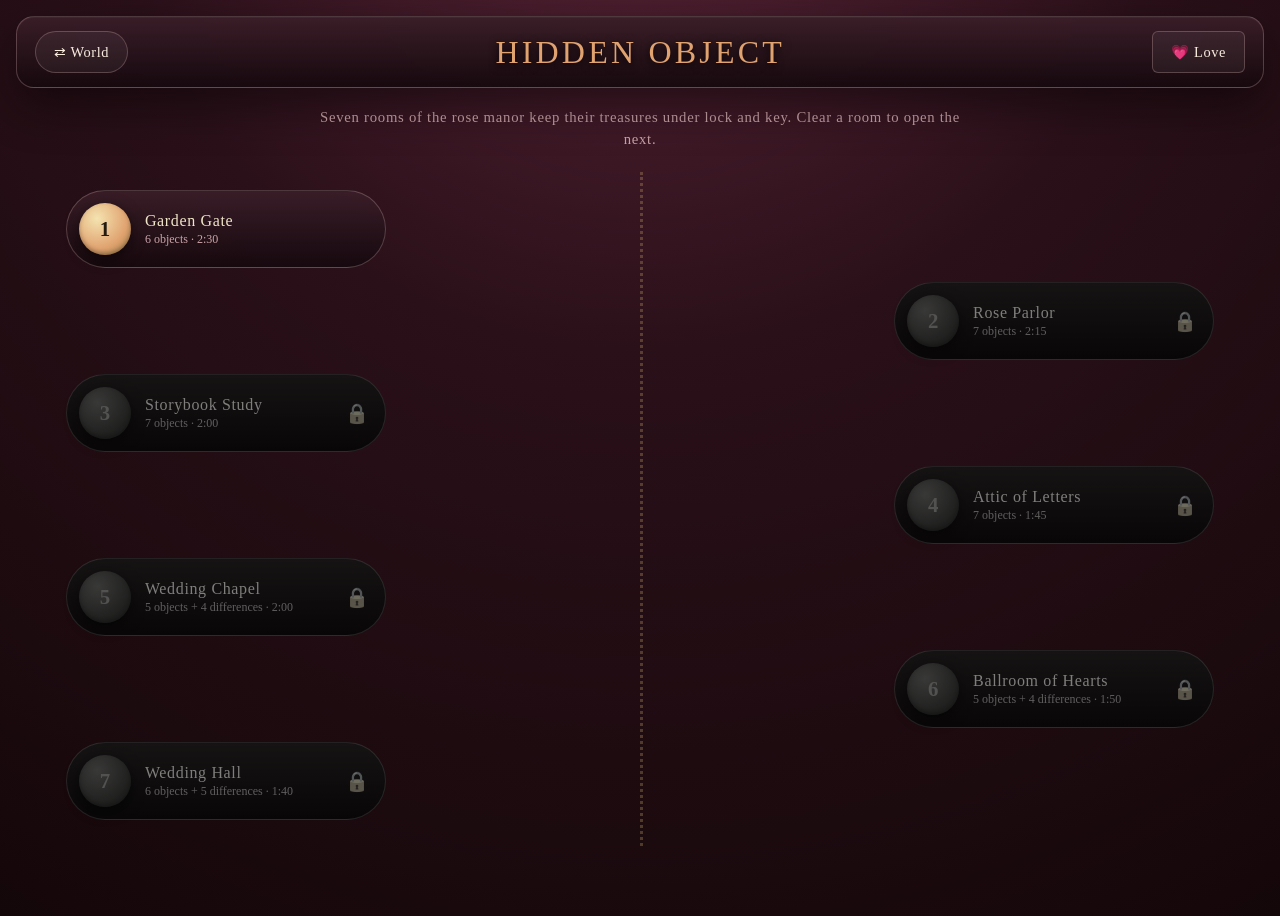
<file: love.html>
<!DOCTYPE html>
<html lang="en">
<head>
  <meta charset="UTF-8" />
  <meta name="viewport" content="width=device-width, initial-scale=1" />
  <title>Hidden Object — Love</title>
  <link rel="stylesheet" href="style.css" />
  <script src="sound.js" defer></script>
</head>
<body class="love">

  <input class="st" type="radio" name="scr" id="scr-map" checked autocomplete="off" aria-label="Map; pause the room clock">
  <input class="st" type="radio" name="scr" id="scr-1" autocomplete="off" aria-label="Room 1: Garden Gate">
  <input class="st" type="radio" name="scr" id="scr-2" autocomplete="off" aria-label="Room 2: Rose Parlor">
  <input class="st" type="radio" name="scr" id="scr-3" autocomplete="off" aria-label="Room 3: Storybook Study">
  <input class="st" type="radio" name="scr" id="scr-4" autocomplete="off" aria-label="Room 4: Attic of Letters">
  <input class="st" type="radio" name="scr" id="scr-5" autocomplete="off" aria-label="Room 5: Wedding Chapel">
  <input class="st" type="radio" name="scr" id="scr-6" autocomplete="off" aria-label="Room 6: Ballroom of Hearts">
  <input class="st" type="radio" name="scr" id="scr-7" autocomplete="off" aria-label="Room 7: Wedding Hall">

  <input class="st" type="checkbox" id="hint-1" autocomplete="off" aria-label="Hint for room 1: toggle the next-unfound highlight">
  <input class="st" type="checkbox" id="l1-i1" autocomplete="off" aria-label="Heart-bow key">
  <input class="st" type="checkbox" id="l1-i2" autocomplete="off" aria-label="Rose wax candle">
  <input class="st" type="checkbox" id="l1-i3" autocomplete="off" aria-label="Pressed-rose portrait">
  <input class="st" type="checkbox" id="l1-i4" autocomplete="off" aria-label="Pocket watch">
  <input class="st" type="checkbox" id="l1-i5" autocomplete="off" aria-label="Dried pink rose">
  <input class="st" type="checkbox" id="l1-i6" autocomplete="off" aria-label="Love letter">

  <input class="st" type="checkbox" id="hint-2" autocomplete="off" aria-label="Hint for room 2: toggle the next-unfound highlight">
  <input class="st" type="checkbox" id="l2-i1" autocomplete="off" aria-label="Rose wax candle">
  <input class="st" type="checkbox" id="l2-i2" autocomplete="off" aria-label="Butterfly">
  <input class="st" type="checkbox" id="l2-i3" autocomplete="off" aria-label="Pressed-rose portrait">
  <input class="st" type="checkbox" id="l2-i4" autocomplete="off" aria-label="Pocket watch">
  <input class="st" type="checkbox" id="l2-i5" autocomplete="off" aria-label="Ruby heart">
  <input class="st" type="checkbox" id="l2-i6" autocomplete="off" aria-label="Heart locket">
  <input class="st" type="checkbox" id="l2-i7" autocomplete="off" aria-label="Heart-bow key">

  <input class="st" type="checkbox" id="hint-3" autocomplete="off" aria-label="Hint for room 3: toggle the next-unfound highlight">
  <input class="st" type="checkbox" id="l3-i1" autocomplete="off" aria-label="Heart-bow key">
  <input class="st" type="checkbox" id="l3-i2" autocomplete="off" aria-label="Rose wax candle">
  <input class="st" type="checkbox" id="l3-i3" autocomplete="off" aria-label="Ruby heart">
  <input class="st" type="checkbox" id="l3-i4" autocomplete="off" aria-label="Perfume">
  <input class="st" type="checkbox" id="l3-i5" autocomplete="off" aria-label="Love letter">
  <input class="st" type="checkbox" id="l3-i6" autocomplete="off" aria-label="Pocket watch">
  <input class="st" type="checkbox" id="l3-i7" autocomplete="off" aria-label="Butterfly">

  <input class="st" type="checkbox" id="hint-4" autocomplete="off" aria-label="Hint for room 4: toggle the next-unfound highlight">
  <input class="st" type="checkbox" id="l4-i1" autocomplete="off" aria-label="Pressed-rose portrait">
  <input class="st" type="checkbox" id="l4-i2" autocomplete="off" aria-label="Heart locket">
  <input class="st" type="checkbox" id="l4-i3" autocomplete="off" aria-label="Ribbon bow">
  <input class="st" type="checkbox" id="l4-i4" autocomplete="off" aria-label="Dried pink rose">
  <input class="st" type="checkbox" id="l4-i5" autocomplete="off" aria-label="Wedding ring">
  <input class="st" type="checkbox" id="l4-i6" autocomplete="off" aria-label="Perfume">
  <input class="st" type="checkbox" id="l4-i7" autocomplete="off" aria-label="Heart-bow key">

  <input class="st" type="checkbox" id="hint-5" autocomplete="off" aria-label="Hint for room 5: toggle the next-unfound highlight">
  <input class="st" type="checkbox" id="l5-i1" autocomplete="off" aria-label="Ruby heart">
  <input class="st" type="checkbox" id="l5-i2" autocomplete="off" aria-label="Rose wax candle">
  <input class="st" type="checkbox" id="l5-i3" autocomplete="off" aria-label="Pocket watch">
  <input class="st" type="checkbox" id="l5-i4" autocomplete="off" aria-label="Love letter">
  <input class="st" type="checkbox" id="l5-i5" autocomplete="off" aria-label="Wedding ring">
  <input class="st" type="checkbox" id="l5-i6" autocomplete="off" aria-label="Difference 1">
  <input class="st" type="checkbox" id="l5-i7" autocomplete="off" aria-label="Difference 2">
  <input class="st" type="checkbox" id="l5-i8" autocomplete="off" aria-label="Difference 3">
  <input class="st" type="checkbox" id="l5-d1" autocomplete="off" aria-label="Difference 4">

  <input class="st" type="checkbox" id="hint-6" autocomplete="off" aria-label="Hint for room 6: toggle the next-unfound highlight">
  <input class="st" type="checkbox" id="l6-i1" autocomplete="off" aria-label="Heart-bow key">
  <input class="st" type="checkbox" id="l6-i2" autocomplete="off" aria-label="Pressed-rose portrait">
  <input class="st" type="checkbox" id="l6-i3" autocomplete="off" aria-label="Ribbon bow">
  <input class="st" type="checkbox" id="l6-i4" autocomplete="off" aria-label="Perfume">
  <input class="st" type="checkbox" id="l6-i5" autocomplete="off" aria-label="Pearl tiara">
  <input class="st" type="checkbox" id="l6-i6" autocomplete="off" aria-label="Difference 1">
  <input class="st" type="checkbox" id="l6-i7" autocomplete="off" aria-label="Difference 2">
  <input class="st" type="checkbox" id="l6-i8" autocomplete="off" aria-label="Difference 3">
  <input class="st" type="checkbox" id="l6-d1" autocomplete="off" aria-label="Difference 4">

  <input class="st" type="checkbox" id="hint-7" autocomplete="off" aria-label="Hint for room 7: toggle the next-unfound highlight">
  <input class="st" type="checkbox" id="l7-i1" autocomplete="off" aria-label="Wedding ring">
  <input class="st" type="checkbox" id="l7-i2" autocomplete="off" aria-label="Pearl tiara">
  <input class="st" type="checkbox" id="l7-i3" autocomplete="off" aria-label="Pocket watch">
  <input class="st" type="checkbox" id="l7-i4" autocomplete="off" aria-label="Ruby heart">
  <input class="st" type="checkbox" id="l7-i5" autocomplete="off" aria-label="Love letter">
  <input class="st" type="checkbox" id="l7-key" autocomplete="off" aria-label="Keepsake key">
  <input class="st" type="checkbox" id="l7-i6" autocomplete="off" aria-label="Difference 1">
  <input class="st" type="checkbox" id="l7-i7" autocomplete="off" aria-label="Difference 2">
  <input class="st" type="checkbox" id="l7-i8" autocomplete="off" aria-label="Difference 3">
  <input class="st" type="checkbox" id="l7-d1" autocomplete="off" aria-label="Difference 4">
  <input class="st" type="checkbox" id="l7-d2" autocomplete="off" aria-label="Difference 5">

  <audio id="theme" src="audio/love.wav" preload="none" loop></audio>
  <main class="game-shell">

    <!-- ===== MAP ===== -->
    <div class="screen screen-map">
      <div class="panel map-head">
        <a class="btn" href="index.html">⇄ World</a>
        <h1>Hidden Object</h1>
        <span class="btn theme-chip"><span class="nm-h">🕸️ Haunted</span><span class="nm-l">💗 Love</span></span>
      </div>
      <p class="subtitle">
        <span class="nm-h">Seven rooms of the old mansion keep their secrets under lock and key. Clear a room to open the next.</span>
        <span class="nm-l">Seven rooms of the rose manor keep their treasures under lock and key. Clear a room to open the next.</span>
      </p>
      <div class="saga">
        <label class="node n1" for="scr-1">
          <span class="orb">1</span>
          <span class="n-meta">
            <span class="n-name"><span class="nm-h">The Foyer</span><span class="nm-l">Garden Gate</span></span>
            <span class="n-sub">6 objects · 2:30</span>
          </span>
          <span class="lock-ico">🔒</span><span class="done-ico">✓</span>
        </label>
        <label class="node n2 locked" for="scr-2">
          <span class="orb">2</span>
          <span class="n-meta">
            <span class="n-name"><span class="nm-h">Drawing Room</span><span class="nm-l">Rose Parlor</span></span>
            <span class="n-sub">7 objects · 2:15</span>
          </span>
          <span class="lock-ico">🔒</span><span class="done-ico">✓</span>
        </label>
        <label class="node n3 locked" for="scr-3">
          <span class="orb">3</span>
          <span class="n-meta">
            <span class="n-name"><span class="nm-h">The Library</span><span class="nm-l">Storybook Study</span></span>
            <span class="n-sub">7 objects · 2:00</span>
          </span>
          <span class="lock-ico">🔒</span><span class="done-ico">✓</span>
        </label>
        <label class="node n4 locked" for="scr-4">
          <span class="orb">4</span>
          <span class="n-meta">
            <span class="n-name"><span class="nm-h">The Attic</span><span class="nm-l">Attic of Letters</span></span>
            <span class="n-sub">7 objects · 1:45</span>
          </span>
          <span class="lock-ico">🔒</span><span class="done-ico">✓</span>
        </label>
        <label class="node n5 locked" for="scr-5">
          <span class="orb">5</span>
          <span class="n-meta">
            <span class="n-name"><span class="nm-h">The Crypt</span><span class="nm-l">Wedding Chapel</span></span>
            <span class="n-sub">5 objects + 4 differences · 2:00</span>
          </span>
          <span class="lock-ico">🔒</span><span class="done-ico">✓</span>
        </label>
        <label class="node n6 locked" for="scr-6">
          <span class="orb">6</span>
          <span class="n-meta">
            <span class="n-name"><span class="nm-h">The Ballroom</span><span class="nm-l">Ballroom of Hearts</span></span>
            <span class="n-sub">5 objects + 4 differences · 1:50</span>
          </span>
          <span class="lock-ico">🔒</span><span class="done-ico">✓</span>
        </label>
        <label class="node n7 locked" for="scr-7">
          <span class="orb">7</span>
          <span class="n-meta">
            <span class="n-name"><span class="nm-h">Master Chamber</span><span class="nm-l">Wedding Hall</span></span>
            <span class="n-sub">6 objects + 5 differences · 1:40</span>
          </span>
          <span class="lock-ico">🔒</span><span class="done-ico">✓</span>
        </label>
      </div>
    </div>

    <!-- ===== LEVEL 1 ===== -->
    <div class="screen screen-1">
      <div class="hud panel">
        <div class="hud-top">
          <label class="btn" for="scr-map">🗺 Map</label>
          <div class="lv-title">1 · <span class="nm-h">The Foyer</span><span class="nm-l">Garden Gate</span></div>
          <span class="hud-btns">
            <button type="button" class="btn sound-toggle" aria-pressed="true">Sound on</button>
            <label class="btn hint-toggle" for="hint-1" title="Highlight the next unfound object; toggle off to hide">Hint</label>
          </span>
        </div>
        <div class="time-readout"><span class="clock-label">Time remaining</span><span class="css-clock" role="timer" aria-live="off"><span class="clock-dial" aria-hidden="true"></span><span class="clock-digits"></span></span></div>
        <div class="timer"><div class="bar"></div></div>
        <ul class="list">
          <li class="li-i1"><span class="nm-h">Rusty key</span><span class="nm-l">Heart-bow key</span></li>
          <li class="li-i2"><span class="nm-h">Wax candle stub</span><span class="nm-l">Rose wax candle</span></li>
          <li class="li-i3"><span class="nm-h">Old photograph</span><span class="nm-l">Pressed-rose portrait</span></li>
          <li class="li-i4">Pocket watch</li>
          <li class="li-i5"><span class="nm-h">Withered rose</span><span class="nm-l">Dried pink rose</span></li>
          <li class="li-i6"><span class="nm-h">Old letter</span><span class="nm-l">Love letter</span></li>
        </ul>
      </div>
      <div class="stage">
        <div class="room">
          <div class="bg"></div>

          <label class="obj sh-key i1" for="l1-i1" role="button" aria-label="Heart-bow key" tabindex="-1"><span class="k-ring"></span><span class="k-shaft"></span><span class="tick">✓</span></label>
          <label class="obj sh-candle i2" for="l1-i2" role="button" aria-label="Rose wax candle" tabindex="-1"><span class="flame"></span><span class="wax"></span><span class="tick">✓</span></label>
          <label class="obj sh-photo i3" for="l1-i3" role="button" aria-label="Pressed-rose portrait" tabindex="-1"><span class="p-card"><span class="p-face"></span></span><span class="tick">✓</span></label>
          <label class="obj sh-watch i4" for="l1-i4" role="button" aria-label="Pocket watch" tabindex="-1"><span class="w-loop"></span><span class="w-face"></span><span class="tick">✓</span></label>
          <label class="obj sh-rose i5" for="l1-i5" role="button" aria-label="Dried pink rose" tabindex="-1"><span class="rs-stem"></span><span class="rs-leaf"></span><span class="rs-bloom"></span><span class="tick">✓</span></label>
          <label class="obj sh-letter i6" for="l1-i6" role="button" aria-label="Love letter" tabindex="-1"><span class="lt-env"></span><span class="lt-flap"></span><span class="lt-seal"></span><span class="tick">✓</span></label>
        </div>

        <div class="over over-time">
          <div class="over-card time-card">
            <h2>Time's Up!</h2>
            <p><span class="nm-h">The darkness keeps its secrets… for now.</span><span class="nm-l">The moment slipped through your fingers…</span> Restart world begins again from room 1.</p>
            <div class="row">
              <a class="btn gold" href="love.html">Restart world</a>
              <label class="btn" for="scr-map">🗺 Level Map</label>
            </div>
          </div>
        </div>
        <div class="over victory">
          <div class="over-card">
            <h2>Welcome to the garden</h2>
            <p>You found every keepsake by the gate. Someone has left a rose on the latch for you.</p>
            <div class="row">
              <label class="btn gold" for="scr-2">Next Level →</label>
              <label class="btn" for="scr-map">🗺 Level Map</label>
            </div>
          </div>
        </div>
      </div>
    </div>

    <!-- ===== LEVEL 2 ===== -->
    <div class="screen screen-2">
      <div class="hud panel">
        <div class="hud-top">
          <label class="btn" for="scr-map">🗺 Map</label>
          <div class="lv-title">2 · <span class="nm-h">Drawing Room</span><span class="nm-l">Rose Parlor</span></div>
          <span class="hud-btns">
            <button type="button" class="btn sound-toggle" aria-pressed="true">Sound on</button>
            <label class="btn hint-toggle" for="hint-2" title="Highlight the next unfound object; toggle off to hide">Hint</label>
          </span>
        </div>
        <div class="time-readout"><span class="clock-label">Time remaining</span><span class="css-clock" role="timer" aria-live="off"><span class="clock-dial" aria-hidden="true"></span><span class="clock-digits"></span></span></div>
        <div class="timer"><div class="bar"></div></div>
        <ul class="list">
          <li class="li-i1"><span class="nm-h">Wax candle stub</span><span class="nm-l">Rose wax candle</span></li>
          <li class="li-i2"><span class="nm-h">Spider</span><span class="nm-l">Butterfly</span></li>
          <li class="li-i3"><span class="nm-h">Old photograph</span><span class="nm-l">Pressed-rose portrait</span></li>
          <li class="li-i4">Pocket watch</li>
          <li class="li-i5"><span class="nm-h">Red gemstone</span><span class="nm-l">Ruby heart</span></li>
          <li class="li-i6"><span class="nm-h">Skull amulet</span><span class="nm-l">Heart locket</span></li>
          <li class="li-i7"><span class="nm-h">Rusty key</span><span class="nm-l">Heart-bow key</span></li>
        </ul>
      </div>
      <div class="stage">
        <div class="room">
          <div class="bg"></div>

          <label class="obj sh-candle i1" for="l2-i1" role="button" aria-label="Rose wax candle" tabindex="-1"><span class="flame"></span><span class="wax"></span><span class="tick">✓</span></label>
          <label class="obj sh-spider i2" for="l2-i2" role="button" aria-label="Butterfly" tabindex="-1">
            <span class="vh"><span class="s-body"></span><span class="leg l1"></span><span class="leg l2"></span><span class="leg l3"></span><span class="leg l4"></span><span class="leg r1"></span><span class="leg r2"></span><span class="leg r3"></span><span class="leg r4"></span></span>
            <span class="vl"><span class="bf-wing wl"></span><span class="bf-wing wr"></span><span class="bf-body"></span></span>
            <span class="tick">✓</span>
          </label>
          <label class="obj sh-photo i3" for="l2-i3" role="button" aria-label="Pressed-rose portrait" tabindex="-1"><span class="p-card"><span class="p-face"></span></span><span class="tick">✓</span></label>
          <label class="obj sh-watch i4" for="l2-i4" role="button" aria-label="Pocket watch" tabindex="-1"><span class="w-loop"></span><span class="w-face"></span><span class="tick">✓</span></label>
          <label class="obj sh-gem i5" for="l2-i5" role="button" aria-label="Ruby heart" tabindex="-1"><span class="g-stone"></span><span class="tick">✓</span></label>
          <label class="obj sh-skull i6" for="l2-i6" role="button" aria-label="Heart locket" tabindex="-1">
            <span class="vh"><span class="sk-cap"></span><span class="sk-jaw"></span></span>
            <span class="vl"><span class="hl-heart"></span></span>
            <span class="tick">✓</span>
          </label>
          <label class="obj sh-key i7" for="l2-i7" role="button" aria-label="Heart-bow key" tabindex="-1"><span class="k-ring"></span><span class="k-shaft"></span><span class="tick">✓</span></label>
        </div>

        <div class="over over-time">
          <div class="over-card time-card">
            <h2>Time's Up!</h2>
            <p><span class="nm-h">The candles gutter out. The room wins this round.</span><span class="nm-l">The roses closed before you finished…</span> Restart world begins again from room 1.</p>
            <div class="row">
              <a class="btn gold" href="love.html">Restart world</a>
              <label class="btn" for="scr-map">🗺 Level Map</label>
            </div>
          </div>
        </div>
        <div class="over victory">
          <div class="over-card">
            <h2>A rose for your trouble</h2>
            <p>The ruby heart is back among the roses. From the parlor window, you can see a lamp come on in the study.</p>
            <div class="row">
              <label class="btn gold" for="scr-3">Next Level →</label>
              <label class="btn" for="scr-map">🗺 Level Map</label>
            </div>
          </div>
        </div>
      </div>
    </div>

    <!-- ===== LEVEL 3 ===== -->
    <div class="screen screen-3">
      <div class="hud panel">
        <div class="hud-top">
          <label class="btn" for="scr-map">🗺 Map</label>
          <div class="lv-title">3 · <span class="nm-h">The Library</span><span class="nm-l">Storybook Study</span></div>
          <span class="hud-btns">
            <button type="button" class="btn sound-toggle" aria-pressed="true">Sound on</button>
            <label class="btn hint-toggle" for="hint-3" title="Highlight the next unfound object; toggle off to hide">Hint</label>
          </span>
        </div>
        <div class="time-readout"><span class="clock-label">Time remaining</span><span class="css-clock" role="timer" aria-live="off"><span class="clock-dial" aria-hidden="true"></span><span class="clock-digits"></span></span></div>
        <div class="timer"><div class="bar"></div></div>
        <ul class="list">
          <li class="li-i1"><span class="nm-h">Rusty key</span><span class="nm-l">Heart-bow key</span></li>
          <li class="li-i2"><span class="nm-h">Wax candle stub</span><span class="nm-l">Rose wax candle</span></li>
          <li class="li-i3"><span class="nm-h">Red gemstone</span><span class="nm-l">Ruby heart</span></li>
          <li class="li-i4"><span class="nm-h">Potion</span><span class="nm-l">Perfume</span></li>
          <li class="li-i5"><span class="nm-h">Old letter</span><span class="nm-l">Love letter</span></li>
          <li class="li-i6">Pocket watch</li>
          <li class="li-i7"><span class="nm-h">Spider</span><span class="nm-l">Butterfly</span></li>
        </ul>
      </div>
      <div class="stage">
        <div class="room">
          <div class="bg"></div>

          <label class="obj sh-key i1" for="l3-i1" role="button" aria-label="Heart-bow key" tabindex="-1"><span class="k-ring"></span><span class="k-shaft"></span><span class="tick">✓</span></label>
          <label class="obj sh-candle i2" for="l3-i2" role="button" aria-label="Rose wax candle" tabindex="-1"><span class="flame"></span><span class="wax"></span><span class="tick">✓</span></label>
          <label class="obj sh-gem i3" for="l3-i3" role="button" aria-label="Ruby heart" tabindex="-1"><span class="g-stone"></span><span class="tick">✓</span></label>
          <label class="obj sh-potion i4" for="l3-i4" role="button" aria-label="Perfume" tabindex="-1"><span class="po-cork"></span><span class="po-neck"></span><span class="po-body"></span><span class="tick">✓</span></label>
          <label class="obj sh-letter i5" for="l3-i5" role="button" aria-label="Love letter" tabindex="-1"><span class="lt-env"></span><span class="lt-flap"></span><span class="lt-seal"></span><span class="tick">✓</span></label>
          <label class="obj sh-watch i6" for="l3-i6" role="button" aria-label="Pocket watch" tabindex="-1"><span class="w-loop"></span><span class="w-face"></span><span class="tick">✓</span></label>
          <label class="obj sh-spider i7" for="l3-i7" role="button" aria-label="Butterfly" tabindex="-1">
            <span class="vh"><span class="s-body"></span><span class="leg l1"></span><span class="leg l2"></span><span class="leg l3"></span><span class="leg l4"></span><span class="leg r1"></span><span class="leg r2"></span><span class="leg r3"></span><span class="leg r4"></span></span>
            <span class="vl"><span class="bf-wing wl"></span><span class="bf-wing wr"></span><span class="bf-body"></span></span>
            <span class="tick">✓</span>
          </label>
        </div>

        <div class="over over-time">
          <div class="over-card time-card">
            <h2>Time's Up!</h2>
            <p><span class="nm-h">The books whisper your failure to the shelves.</span><span class="nm-l">The storybooks closed their happy endings for now.</span> Restart world begins again from room 1.</p>
            <div class="row">
              <a class="btn gold" href="love.html">Restart world</a>
              <label class="btn" for="scr-map">🗺 Level Map</label>
            </div>
          </div>
        </div>
        <div class="over victory">
          <div class="over-card">
            <h2>A happy ending, tucked away</h2>
            <p>You found the last keepsake between the storybooks. A pressed flower marks the page where two strangers first met.</p>
            <div class="row">
              <label class="btn gold" for="scr-4">Next Level →</label>
              <label class="btn" for="scr-map">🗺 Level Map</label>
            </div>
          </div>
        </div>
      </div>
    </div>

    <!-- ===== LEVEL 4 ===== -->
    <div class="screen screen-4">
      <div class="hud panel">
        <div class="hud-top">
          <label class="btn" for="scr-map">🗺 Map</label>
          <div class="lv-title">4 · <span class="nm-h">The Attic</span><span class="nm-l">Attic of Letters</span></div>
          <span class="hud-btns">
            <button type="button" class="btn sound-toggle" aria-pressed="true">Sound on</button>
            <label class="btn hint-toggle" for="hint-4" title="Highlight the next unfound object; toggle off to hide">Hint</label>
          </span>
        </div>
        <div class="time-readout"><span class="clock-label">Time remaining</span><span class="css-clock" role="timer" aria-live="off"><span class="clock-dial" aria-hidden="true"></span><span class="clock-digits"></span></span></div>
        <div class="timer"><div class="bar"></div></div>
        <ul class="list">
          <li class="li-i1"><span class="nm-h">Old photograph</span><span class="nm-l">Pressed-rose portrait</span></li>
          <li class="li-i2"><span class="nm-h">Skull amulet</span><span class="nm-l">Heart locket</span></li>
          <li class="li-i3"><span class="nm-h">Bat</span><span class="nm-l">Ribbon bow</span></li>
          <li class="li-i4"><span class="nm-h">Withered rose</span><span class="nm-l">Dried pink rose</span></li>
          <li class="li-i5"><span class="nm-h">Cursed ring</span><span class="nm-l">Wedding ring</span></li>
          <li class="li-i6"><span class="nm-h">Potion</span><span class="nm-l">Perfume</span></li>
          <li class="li-i7"><span class="nm-h">Rusty key</span><span class="nm-l">Heart-bow key</span></li>
        </ul>
      </div>
      <div class="stage">
        <div class="room">
          <div class="bg"></div>

          <label class="obj sh-photo i1" for="l4-i1" role="button" aria-label="Pressed-rose portrait" tabindex="-1"><span class="p-card"><span class="p-face"></span></span><span class="tick">✓</span></label>
          <label class="obj sh-skull i2" for="l4-i2" role="button" aria-label="Heart locket" tabindex="-1">
            <span class="vh"><span class="sk-cap"></span><span class="sk-jaw"></span></span>
            <span class="vl"><span class="hl-heart"></span></span>
            <span class="tick">✓</span>
          </label>
          <label class="obj sh-bat i3" for="l4-i3" role="button" aria-label="Ribbon bow" tabindex="-1">
            <span class="vh"><span class="bt-body"></span><span class="bt-wing wl"></span><span class="bt-wing wr"></span></span>
            <span class="vl"><span class="rb-loop rl"></span><span class="rb-loop rr"></span><span class="rb-knot"></span><span class="rb-tail"></span></span>
            <span class="tick">✓</span>
          </label>
          <label class="obj sh-rose i4" for="l4-i4" role="button" aria-label="Dried pink rose" tabindex="-1"><span class="rs-stem"></span><span class="rs-leaf"></span><span class="rs-bloom"></span><span class="tick">✓</span></label>
          <label class="obj sh-ring i5" for="l4-i5" role="button" aria-label="Wedding ring" tabindex="-1"><span class="rg-band"></span><span class="rg-gem"></span><span class="tick">✓</span></label>
          <label class="obj sh-potion i6" for="l4-i6" role="button" aria-label="Perfume" tabindex="-1"><span class="po-cork"></span><span class="po-neck"></span><span class="po-body"></span><span class="tick">✓</span></label>
          <label class="obj sh-key i7" for="l4-i7" role="button" aria-label="Heart-bow key" tabindex="-1"><span class="k-ring"></span><span class="k-shaft"></span><span class="tick">✓</span></label>
        </div>

        <div class="over over-time">
          <div class="over-card time-card">
            <h2>Time's Up!</h2>
            <p><span class="nm-h">Dust settles over everything you failed to find.</span><span class="nm-l">The old letters fluttered back into their trunks.</span> Restart world begins again from room 1.</p>
            <div class="row">
              <a class="btn gold" href="love.html">Restart world</a>
              <label class="btn" for="scr-map">🗺 Level Map</label>
            </div>
          </div>
        </div>
        <div class="over victory">
          <div class="over-card">
            <h2>Letters tied in ribbon</h2>
            <p>Every letter is back in its bundle. The oldest envelope carries a little sketch of the chapel where they promised to meet.</p>
            <div class="row">
              <label class="btn gold" for="scr-5">Next Level →</label>
              <label class="btn" for="scr-map">🗺 Level Map</label>
            </div>
          </div>
        </div>
      </div>
    </div>

    <!-- ===== LEVEL 5 (twin) ===== -->
    <div class="screen screen-5">
      <div class="hud panel">
        <div class="hud-top">
          <label class="btn" for="scr-map">🗺 Map</label>
          <div class="lv-title">5 · <span class="nm-h">The Crypt</span><span class="nm-l">Wedding Chapel</span></div>
          <span class="hud-btns">
            <button type="button" class="btn sound-toggle" aria-pressed="true">Sound on</button>
            <label class="btn hint-toggle" for="hint-5" title="Highlight the next unfound object; toggle off to hide">Hint</label>
          </span>
        </div>
        <div class="time-readout"><span class="clock-label">Time remaining</span><span class="css-clock" role="timer" aria-live="off"><span class="clock-dial" aria-hidden="true"></span><span class="clock-digits"></span></span></div>
        <div class="timer"><div class="bar"></div></div>
        <ul class="list">
          <li class="list-head">Find in either image</li>
          <li class="li-i1"><span class="nm-h">Red gemstone</span><span class="nm-l">Ruby heart</span></li>
          <li class="li-i2"><span class="nm-h">Wax candle stub</span><span class="nm-l">Rose wax candle</span></li>
          <li class="li-i3">Pocket watch</li>
          <li class="li-i4"><span class="nm-h">Old letter</span><span class="nm-l">Love letter</span></li>
          <li class="li-i5"><span class="nm-h">Cursed ring</span><span class="nm-l">Wedding ring</span></li>
          <li class="list-head">Differences — unnamed</li>
          <li class="li-i6 diff-item">Difference 1</li>
          <li class="li-i7 diff-item">Difference 2</li>
          <li class="li-i8 diff-item">Difference 3</li>
          <li class="li-d1 diff-item">Difference 4</li>
        </ul>
      </div>
      <div class="stage">
        <div class="twin-scroll"><div class="twin">
          <div class="pane pane-a">
            <span class="p-tag">Image A</span>
            <div class="room">
              <div class="bg"></div>
              <label class="obj sh-gem i1" for="l5-i1" role="button" aria-label="Ruby heart" tabindex="-1"><span class="g-stone"></span><span class="tick">✓</span></label>
              <label class="obj sh-candle i2" for="l5-i2" role="button" aria-label="Rose wax candle" tabindex="-1"><span class="flame"></span><span class="wax"></span><span class="tick">✓</span></label>
              <label class="obj sh-watch i3" for="l5-i3" role="button" aria-label="Pocket watch" tabindex="-1"><span class="w-loop"></span><span class="w-face"></span><span class="tick">✓</span></label>
              <label class="obj sh-letter i4" for="l5-i4" role="button" aria-label="Love letter" tabindex="-1"><span class="lt-env"></span><span class="lt-flap"></span><span class="lt-seal"></span><span class="tick">✓</span></label>
              <label class="obj sh-ring i5" for="l5-i5" role="button" aria-label="Wedding ring" tabindex="-1"><span class="rg-band"></span><span class="rg-gem"></span><span class="tick">✓</span></label>
              <label class="obj sh-rose i6 difference-target" for="l5-i6" role="button" aria-label="Difference 1" tabindex="-1"><span class="rs-stem"></span><span class="rs-leaf"></span><span class="rs-bloom"></span><span class="tick">✓</span></label>
              <label class="obj sh-spider i7 difference-target" for="l5-i7" role="button" aria-label="Difference 2" tabindex="-1">
                <span class="vh"><span class="s-body"></span><span class="leg l1"></span><span class="leg l2"></span><span class="leg l3"></span><span class="leg l4"></span><span class="leg r1"></span><span class="leg r2"></span><span class="leg r3"></span><span class="leg r4"></span></span>
                <span class="vl"><span class="bf-wing wl"></span><span class="bf-wing wr"></span><span class="bf-body"></span></span>
                <span class="tick">✓</span>
              </label>
            </div>
          </div>
          <div class="pane pane-b">
            <span class="p-tag">Image B</span>
            <div class="room">
              <div class="bg"></div>
              <label class="obj sh-gem i1" for="l5-i1" role="button" aria-label="Ruby heart" tabindex="-1"><span class="g-stone"></span><span class="tick">✓</span></label>
              <label class="obj sh-candle i2" for="l5-i2" role="button" aria-label="Rose wax candle" tabindex="-1"><span class="flame"></span><span class="wax"></span><span class="tick">✓</span></label>
              <label class="obj sh-watch i3" for="l5-i3" role="button" aria-label="Pocket watch" tabindex="-1"><span class="w-loop"></span><span class="w-face"></span><span class="tick">✓</span></label>
              <label class="obj sh-letter i4" for="l5-i4" role="button" aria-label="Love letter" tabindex="-1"><span class="lt-env"></span><span class="lt-flap"></span><span class="lt-seal"></span><span class="tick">✓</span></label>
              <label class="obj sh-ring i5" for="l5-i5" role="button" aria-label="Wedding ring" tabindex="-1"><span class="rg-band"></span><span class="rg-gem"></span><span class="tick">✓</span></label>
              <label class="obj sh-skull i8 difference-target" for="l5-i8" role="button" aria-label="Difference 3" tabindex="-1">
                <span class="vh"><span class="sk-cap"></span><span class="sk-jaw"></span></span>
                <span class="vl"><span class="hl-heart"></span></span>
                <span class="tick">✓</span>
              </label>
              <label class="diff difference-target d1" for="l5-d1" role="button" aria-label="Difference 4" tabindex="-1"><span class="dshape ds-candle"><span class="wax"></span><span class="flame"></span></span><span class="tick">✓</span></label>
            </div>
          </div>
        </div></div>

        <div class="over over-time">
          <div class="over-card time-card">
            <h2>Time's Up!</h2>
            <p><span class="nm-h">The crypt seals itself. The dead keep their counsel.</span><span class="nm-l">The chapel bells rang before you could listen.</span> Restart world begins again from room 1.</p>
            <div class="row">
              <a class="btn gold" href="love.html">Restart world</a>
              <label class="btn" for="scr-map">🗺 Level Map</label>
            </div>
          </div>
        </div>
        <div class="over victory">
          <div class="over-card">
            <h2>Right on time</h2>
            <p>You spotted every difference in the chapel. Someone straightens the last ribbon just as the first wedding guest arrives.</p>
            <div class="row">
              <label class="btn gold" for="scr-6">Next Level →</label>
              <label class="btn" for="scr-map">🗺 Level Map</label>
            </div>
          </div>
        </div>
      </div>
    </div>

    <!-- ===== LEVEL 6 (twin) ===== -->
    <div class="screen screen-6">
      <div class="hud panel">
        <div class="hud-top">
          <label class="btn" for="scr-map">🗺 Map</label>
          <div class="lv-title">6 · <span class="nm-h">The Ballroom</span><span class="nm-l">Ballroom of Hearts</span></div>
          <span class="hud-btns">
            <button type="button" class="btn sound-toggle" aria-pressed="true">Sound on</button>
            <label class="btn hint-toggle" for="hint-6" title="Highlight the next unfound object; toggle off to hide">Hint</label>
          </span>
        </div>
        <div class="time-readout"><span class="clock-label">Time remaining</span><span class="css-clock" role="timer" aria-live="off"><span class="clock-dial" aria-hidden="true"></span><span class="clock-digits"></span></span></div>
        <div class="timer"><div class="bar"></div></div>
        <ul class="list">
          <li class="list-head">Find in either image</li>
          <li class="li-i1"><span class="nm-h">Rusty key</span><span class="nm-l">Heart-bow key</span></li>
          <li class="li-i2"><span class="nm-h">Old photograph</span><span class="nm-l">Pressed-rose portrait</span></li>
          <li class="li-i3"><span class="nm-h">Bat</span><span class="nm-l">Ribbon bow</span></li>
          <li class="li-i4"><span class="nm-h">Potion</span><span class="nm-l">Perfume</span></li>
          <li class="li-i5"><span class="nm-h">Tarnished crown</span><span class="nm-l">Pearl tiara</span></li>
          <li class="list-head">Differences — unnamed</li>
          <li class="li-i6 diff-item">Difference 1</li>
          <li class="li-i7 diff-item">Difference 2</li>
          <li class="li-i8 diff-item">Difference 3</li>
          <li class="li-d1 diff-item">Difference 4</li>
        </ul>
      </div>
      <div class="stage">
        <div class="twin-scroll"><div class="twin">
          <div class="pane pane-a">
            <span class="p-tag">Image A</span>
            <div class="room">
              <div class="bg"></div>
              <label class="obj sh-key i1" for="l6-i1" role="button" aria-label="Heart-bow key" tabindex="-1"><span class="k-ring"></span><span class="k-shaft"></span><span class="tick">✓</span></label>
              <label class="obj sh-photo i2" for="l6-i2" role="button" aria-label="Pressed-rose portrait" tabindex="-1"><span class="p-card"><span class="p-face"></span></span><span class="tick">✓</span></label>
              <label class="obj sh-bat i3" for="l6-i3" role="button" aria-label="Ribbon bow" tabindex="-1">
                <span class="vh"><span class="bt-body"></span><span class="bt-wing wl"></span><span class="bt-wing wr"></span></span>
                <span class="vl"><span class="rb-loop rl"></span><span class="rb-loop rr"></span><span class="rb-knot"></span><span class="rb-tail"></span></span>
                <span class="tick">✓</span>
              </label>
              <label class="obj sh-potion i4" for="l6-i4" role="button" aria-label="Perfume" tabindex="-1"><span class="po-cork"></span><span class="po-neck"></span><span class="po-body"></span><span class="tick">✓</span></label>
              <label class="obj sh-crown i5" for="l6-i5" role="button" aria-label="Pearl tiara" tabindex="-1"><span class="cr-band"></span><span class="cr-points"></span><span class="cr-jewel"></span><span class="tick">✓</span></label>
              <label class="obj sh-gem i6 difference-target" for="l6-i6" role="button" aria-label="Difference 1" tabindex="-1"><span class="g-stone"></span><span class="tick">✓</span></label>
              <label class="diff difference-target d1" for="l6-d1" role="button" aria-label="Difference 4" tabindex="-1"><span class="dshape ds-crystal"></span><span class="tick">✓</span></label>
            </div>
          </div>
          <div class="pane pane-b">
            <span class="p-tag">Image B</span>
            <div class="room">
              <div class="bg"></div>
              <label class="obj sh-key i1" for="l6-i1" role="button" aria-label="Heart-bow key" tabindex="-1"><span class="k-ring"></span><span class="k-shaft"></span><span class="tick">✓</span></label>
              <label class="obj sh-photo i2" for="l6-i2" role="button" aria-label="Pressed-rose portrait" tabindex="-1"><span class="p-card"><span class="p-face"></span></span><span class="tick">✓</span></label>
              <label class="obj sh-bat i3" for="l6-i3" role="button" aria-label="Ribbon bow" tabindex="-1">
                <span class="vh"><span class="bt-body"></span><span class="bt-wing wl"></span><span class="bt-wing wr"></span></span>
                <span class="vl"><span class="rb-loop rl"></span><span class="rb-loop rr"></span><span class="rb-knot"></span><span class="rb-tail"></span></span>
                <span class="tick">✓</span>
              </label>
              <label class="obj sh-potion i4" for="l6-i4" role="button" aria-label="Perfume" tabindex="-1"><span class="po-cork"></span><span class="po-neck"></span><span class="po-body"></span><span class="tick">✓</span></label>
              <label class="obj sh-crown i5" for="l6-i5" role="button" aria-label="Pearl tiara" tabindex="-1"><span class="cr-band"></span><span class="cr-points"></span><span class="cr-jewel"></span><span class="tick">✓</span></label>
              <label class="obj sh-candle i7 difference-target" for="l6-i7" role="button" aria-label="Difference 2" tabindex="-1"><span class="flame"></span><span class="wax"></span><span class="tick">✓</span></label>
              <label class="obj sh-rose i8 difference-target" for="l6-i8" role="button" aria-label="Difference 3" tabindex="-1"><span class="rs-stem"></span><span class="rs-leaf"></span><span class="rs-bloom"></span><span class="tick">✓</span></label>
            </div>
          </div>
        </div></div>

        <div class="over over-time">
          <div class="over-card time-card">
            <h2>Time's Up!</h2>
            <p><span class="nm-h">The music stops. The dance continues without you.</span><span class="nm-l">The waltz ended while you were still searching.</span> Restart world begins again from room 1.</p>
            <div class="row">
              <a class="btn gold" href="love.html">Restart world</a>
              <label class="btn" for="scr-map">🗺 Level Map</label>
            </div>
          </div>
        </div>
        <div class="over victory">
          <div class="over-card">
            <h2>Save the last dance</h2>
            <p>The ballroom is ready. As the musicians tune their strings, two chairs are drawn together at the head table.</p>
            <div class="row">
              <label class="btn gold" for="scr-7">Next Level →</label>
              <label class="btn" for="scr-map">🗺 Level Map</label>
            </div>
          </div>
        </div>
      </div>
    </div>

    <!-- ===== LEVEL 7 (twin, finale) ===== -->
    <div class="screen screen-7">
      <div class="hud panel">
        <div class="hud-top">
          <label class="btn" for="scr-map">🗺 Map</label>
          <div class="lv-title">7 · <span class="nm-h">Master Chamber</span><span class="nm-l">Wedding Hall</span></div>
          <span class="hud-btns">
            <button type="button" class="btn sound-toggle" aria-pressed="true">Sound on</button>
            <label class="btn hint-toggle" for="hint-7" title="Highlight the next unfound object; toggle off to hide">Hint</label>
          </span>
        </div>
        <div class="time-readout"><span class="clock-label">Time remaining</span><span class="css-clock" role="timer" aria-live="off"><span class="clock-dial" aria-hidden="true"></span><span class="clock-digits"></span></span></div>
        <div class="timer"><div class="bar"></div></div>
        <ul class="list">
          <li class="list-head">Find in either image</li>
          <li class="li-i1"><span class="nm-h">Cursed ring</span><span class="nm-l">Wedding ring</span></li>
          <li class="li-i2"><span class="nm-h">Tarnished crown</span><span class="nm-l">Pearl tiara</span></li>
          <li class="li-i3">Pocket watch</li>
          <li class="li-i4"><span class="nm-h">Red gemstone</span><span class="nm-l">Ruby heart</span></li>
          <li class="li-i5"><span class="nm-h">Old letter</span><span class="nm-l">Love letter</span></li>
          <li class="li-key">Keepsake key</li>
          <li class="list-head">Differences — unnamed</li>
          <li class="li-i6 diff-item">Difference 1</li>
          <li class="li-i7 diff-item">Difference 2</li>
          <li class="li-i8 diff-item">Difference 3</li>
          <li class="li-d1 diff-item">Difference 4</li>
          <li class="li-d2 diff-item">Difference 5</li>
        </ul>
      </div>
      <div class="stage">
        <div class="twin-scroll"><div class="twin">
          <div class="pane pane-a">
            <span class="p-tag">Image A</span>
            <div class="room">
              <div class="bg"></div>
              <label class="obj sh-ring i1" for="l7-i1" role="button" aria-label="Wedding ring" tabindex="-1"><span class="rg-band"></span><span class="rg-gem"></span><span class="tick">✓</span></label>
              <label class="obj sh-crown i2" for="l7-i2" role="button" aria-label="Pearl tiara" tabindex="-1"><span class="cr-band"></span><span class="cr-points"></span><span class="cr-jewel"></span><span class="tick">✓</span></label>
              <label class="obj sh-watch i3" for="l7-i3" role="button" aria-label="Pocket watch" tabindex="-1"><span class="w-loop"></span><span class="w-face"></span><span class="tick">✓</span></label>
              <label class="obj sh-gem i4" for="l7-i4" role="button" aria-label="Ruby heart" tabindex="-1"><span class="g-stone"></span><span class="tick">✓</span></label>
              <label class="obj sh-letter i5" for="l7-i5" role="button" aria-label="Love letter" tabindex="-1"><span class="lt-env"></span><span class="lt-flap"></span><span class="lt-seal"></span><span class="tick">✓</span></label>
              <label class="obj sh-key finale-key" for="l7-key" role="button" aria-label="Keepsake key" tabindex="-1"><span class="tick">✓</span></label>
              <label class="obj sh-rose i6 difference-target" for="l7-i6" role="button" aria-label="Difference 1" tabindex="-1"><span class="rs-stem"></span><span class="rs-leaf"></span><span class="rs-bloom"></span><span class="tick">✓</span></label>
              <label class="obj sh-candle i7 difference-target" for="l7-i7" role="button" aria-label="Difference 2" tabindex="-1"><span class="flame"></span><span class="wax"></span><span class="tick">✓</span></label>
              <label class="obj sh-potion difference-target d2" for="l7-d2" role="button" aria-label="Difference 5" tabindex="-1"><span class="tick">✓</span></label>
            </div>
          </div>
          <div class="pane pane-b">
            <span class="p-tag">Image B</span>
            <div class="room">
              <div class="bg"></div>
              <label class="obj sh-ring i1" for="l7-i1" role="button" aria-label="Wedding ring" tabindex="-1"><span class="rg-band"></span><span class="rg-gem"></span><span class="tick">✓</span></label>
              <label class="obj sh-crown i2" for="l7-i2" role="button" aria-label="Pearl tiara" tabindex="-1"><span class="cr-band"></span><span class="cr-points"></span><span class="cr-jewel"></span><span class="tick">✓</span></label>
              <label class="obj sh-watch i3" for="l7-i3" role="button" aria-label="Pocket watch" tabindex="-1"><span class="w-loop"></span><span class="w-face"></span><span class="tick">✓</span></label>
              <label class="obj sh-gem i4" for="l7-i4" role="button" aria-label="Ruby heart" tabindex="-1"><span class="g-stone"></span><span class="tick">✓</span></label>
              <label class="obj sh-letter i5" for="l7-i5" role="button" aria-label="Love letter" tabindex="-1"><span class="lt-env"></span><span class="lt-flap"></span><span class="lt-seal"></span><span class="tick">✓</span></label>
              <label class="obj sh-key finale-key" for="l7-key" role="button" aria-label="Keepsake key" tabindex="-1"><span class="tick">✓</span></label>
              <label class="obj sh-skull i8 difference-target" for="l7-i8" role="button" aria-label="Difference 3" tabindex="-1">
                <span class="vh"><span class="sk-cap"></span><span class="sk-jaw"></span></span>
                <span class="vl"><span class="hl-heart"></span></span>
                <span class="tick">✓</span>
              </label>
              <label class="diff difference-target d1" for="l7-d1" role="button" aria-label="Difference 4" tabindex="-1"><span class="dshape ds-candle"><span class="wax"></span><span class="flame"></span></span><span class="tick">✓</span></label>
            </div>
          </div>
        </div></div>

        <div class="over over-time">
          <div class="over-card time-card">
            <h2>Time's Up!</h2>
            <p><span class="nm-h">So close — yet the final chamber holds fast.</span><span class="nm-l">So close — yet the final hall holds fast.</span> Restart world begins again from room 1.</p>
            <div class="row">
              <a class="btn gold" href="love.html">Restart world</a>
              <label class="btn" for="scr-map">🗺 Level Map</label>
            </div>
          </div>
        </div>
        <div class="over victory">
          <div class="confetti"><span class="cf"></span><span class="cf"></span><span class="cf"></span><span class="cf"></span><span class="cf"></span><span class="cf"></span><span class="cf"></span><span class="cf"></span><span class="cf"></span><span class="cf"></span></div>
          <div class="over-card">
            <h2>Congratulations, guest of honor!</h2>
            <p>You found every keepsake across all seven rooms. As the wedding bells ring, the couple saves the last toast for you. Thank you for putting their story back together.</p>
            <div class="row">
              <a class="btn gold" href="love.html">↻ Play Again</a>
              <label class="btn" for="scr-map">🗺 Level Map</label>
            </div>
          </div>
        </div>
      </div>
    </div>

  </main>
</body>
</html>
</file>
<file: style.css>
/* ============ HIDDEN OBJECT — pure CSS game ============ */
/* Part A: tokens, themes, screens, start, map, HUD, timer, overlays, responsive */

* { box-sizing: border-box; }
html { scroll-behavior: smooth; }

body {
  margin: 0;
  min-height: 100vh;
  overflow-x: hidden;
  font-family: Georgia, "Times New Roman", serif;
  -webkit-tap-highlight-color: transparent;
  color: var(--ink);
  background: radial-gradient(circle at 50% -20%, var(--bg1) 0%, var(--bg2) 42%, var(--bg3) 100%);
}

label, a.btn { touch-action: manipulation; }

/* ---------- theme palettes ---------- */
body.haunted {
  --bg1: #40435a; --bg2: #1f202a; --bg3: #0d0e14;
  --ink: #eee8d8; --muted: #b8b09e;
  --gold: #d7b874; --accent: #9d3948; --found: #8fd3a3;
  --panel-a: rgba(37, 32, 38, .96); --panel-b: rgba(10, 11, 16, .96);
  --panel-border: rgba(207, 196, 160, .22);
  --wall1: #33303d; --wall2: #2b211f;
  --wood1: #2f211f; --wood2: #1a1213; --wood3: #604237; --wood4: #382521;
  --frame: #21181c; --frame2: #49363a;
  --rug1: #492732; --rug2: #2d2027; --rug-ring: rgba(212, 167, 87, .25);
  --sky1: #1e2c43; --sky2: #101724; --moon: #eef4ff; --moon-halo: #b7c8e9;
  --glow: rgba(188, 215, 255, .24); --glow2: rgba(171, 205, 255, .06);
  --cloth1: #491d27; --cloth2: #2d151b;
  --key1: #684638; --key2: #704738;
  --wax1: #94866a; --wax2: #d1c2a0; --wax3: #82755e;
  --met1: #786541; --met2: #735e3a; --met3: #9a8b68;
  --gem1: #e0455c; --gem2: #7c1226; --gem3: #ff7d92;
  --paper: #99866a; --paper2: #6f6554;
  --rose1: #7c2233; --rose2: #4a1420; --rose3: #99384a;
  --liq: #6fbf5e;
  --vig: rgba(2, 2, 7, .25); --vig2: rgba(0, 0, 0, .72);
}

body.love {
  --bg1: #5a2438; --bg2: #2a1019; --bg3: #140709;
  --ink: #f9ecdf; --muted: #c9a3a8;
  --gold: #e0a370; --accent: #e05a7d; --found: #ffc9d9;
  --panel-a: rgba(58, 30, 40, .96); --panel-b: rgba(22, 9, 14, .96);
  --panel-border: rgba(240, 200, 200, .25);
  --wall1: #4a2434; --wall2: #3a2028;
  --wood1: #43262c; --wood2: #2a1418; --wood3: #7d4a44; --wood4: #4d2c2a;
  --frame: #33181f; --frame2: #6d3a44;
  --rug1: #7a2f45; --rug2: #4d2030; --rug-ring: rgba(242, 184, 198, .3);
  --sky1: #7d3b52; --sky2: #401a2c; --moon: #ffe9c9; --moon-halo: #ffc9a0;
  --glow: rgba(255, 205, 160, .28); --glow2: rgba(255, 180, 190, .08);
  --cloth1: #8c2f4a; --cloth2: #5c1f33;
  --key1: #d9a441; --key2: #e8bd5e;
  --wax1: #e8b9c4; --wax2: #fbe3e9; --wax3: #d99fae;
  --met1: #e0a370; --met2: #c98d5e; --met3: #f2d3ae;
  --gem1: #ff4d74; --gem2: #b01040; --gem3: #ffa8bd;
  --paper: #f4d7dc; --paper2: #e8bcc6;
  --rose1: #ff7d9c; --rose2: #d84f74; --rose3: #ffb3c6;
  --liq: #f2a0c0;
  --vig: rgba(20, 4, 10, .22); --vig2: rgba(30, 5, 12, .66);
}

/* ---------- hidden state inputs ---------- */
.st {
  position: absolute;
  width: 1px; height: 1px;
  opacity: 0;
  pointer-events: none;
}

/* ---------- dual-name spans (theme copy) ---------- */
.nm-h, .nm-l { display: none; }
body.haunted .nm-h { display: inline; }
body.love .nm-l { display: inline; }
.vh, .vl { display: none !important; }
body.haunted .vh { display: block !important; }
body.love .vl { display: block !important; }
body.haunted span.vh, body.love span.vl { display: inline-block !important; }

/* ---------- screen system ---------- */
.game-shell {
  position: relative;
  width: min(1180px, calc(100% - 24px));
  margin: 0 auto 40px;
}

.screen {
  position: absolute;
  top: 0; left: 0;
  width: 100%;
  visibility: hidden;
  opacity: 0;
  pointer-events: none;
  transition: opacity .35s ease;
}

#scr-map:checked ~ .game-shell .screen-map,
#scr-1:checked ~ .game-shell .screen-1,
#scr-2:checked ~ .game-shell .screen-2,
#scr-3:checked ~ .game-shell .screen-3,
#scr-4:checked ~ .game-shell .screen-4,
#scr-5:checked ~ .game-shell .screen-5,
#scr-6:checked ~ .game-shell .screen-6,
#scr-7:checked ~ .game-shell .screen-7 {
  position: static;
  visibility: visible;
  opacity: 1;
  pointer-events: auto;
}

/* ---------- panels & buttons ---------- */
.panel {
  border: 1px solid var(--panel-border);
  border-radius: 18px;
  background: linear-gradient(180deg, var(--panel-a), var(--panel-b));
  box-shadow: 0 18px 45px rgba(0, 0, 0, .45), inset 0 1px rgba(255, 255, 255, .04);
  backdrop-filter: blur(8px);
}

h1 {
  margin: 0 0 6px;
  text-align: center;
  font-size: clamp(1.7rem, 4vw, 3rem);
  letter-spacing: .1em;
  font-weight: 500;
  text-transform: uppercase;
  color: var(--gold);
  text-shadow: 0 2px 10px #000;
}

.subtitle {
  margin: 0 auto 14px;
  max-width: 640px;
  text-align: center;
  color: var(--muted);
  font-size: .92rem;
  letter-spacing: .05em;
  line-height: 1.5;
}

.btn, a.btn {
  display: inline-flex;
  align-items: center;
  justify-content: center;
  gap: 8px;
  min-height: 42px;
  padding: 10px 18px;
  border: 1px solid var(--panel-border);
  border-radius: 999px;
  color: var(--ink);
  text-decoration: none;
  font-family: inherit;
  font-size: .9rem;
  letter-spacing: .04em;
  background: rgba(255, 255, 255, .05);
  cursor: pointer;
  transition: background .2s ease, transform .15s ease, box-shadow .2s ease;
  user-select: none;
}

.btn:hover, a.btn:hover { background: rgba(255, 255, 255, .12); transform: translateY(-1px); }
.btn:active, a.btn:active { transform: translateY(1px) scale(.98); }

.btn.gold {
  border-color: rgba(236, 223, 173, .5);
  color: #f4e9c8;
  background: linear-gradient(180deg, rgba(215, 184, 116, .22), rgba(215, 184, 116, .08));
  box-shadow: 0 4px 18px rgba(0, 0, 0, .4);
  font-size: 1rem;
}

/* ---------- start page ---------- */
.start-wrap {
  width: min(960px, calc(100% - 24px));
  margin: 0 auto;
  padding: clamp(24px, 6vh, 64px) 0 48px;
  text-align: center;
}

.start-wrap h1 { font-size: clamp(2.2rem, 7vw, 4.5rem); }

.theme-pick {
  display: grid;
  grid-template-columns: 1fr 1fr;
  gap: 18px;
  margin: 28px auto 22px;
  max-width: 720px;
}

a.theme-card {
  display: block;
  padding: 26px 18px 22px;
  border-radius: 20px;
  text-decoration: none;
  color: var(--ink);
  border: 1px solid rgba(255, 255, 255, .12);
  transition: transform .2s ease, box-shadow .2s ease;
}

a.theme-card:hover { transform: translateY(-4px) scale(1.02); box-shadow: 0 22px 50px rgba(0, 0, 0, .55); }

a.theme-card.haunted-card {
  background:
    radial-gradient(circle at 78% 18%, rgba(190, 210, 255, .16) 0 12%, transparent 30%),
    linear-gradient(160deg, #2c2e42, #14131c 70%);
}

a.theme-card.love-card {
  background:
    radial-gradient(circle at 22% 20%, rgba(255, 170, 195, .2) 0 14%, transparent 34%),
    linear-gradient(160deg, #57213a, #2a0f1c 70%);
}

.theme-card .big { font-size: 2.6rem; display: block; margin-bottom: 8px; }
.theme-card .t-name { font-size: 1.3rem; letter-spacing: .08em; text-transform: uppercase; display: block; margin-bottom: 6px; color: #f0e6cd; }
.theme-card .t-desc { font-size: .85rem; color: #b9b0a2; line-height: 1.45; display: block; }

.howto {
  max-width: 640px;
  margin: 0 auto;
  padding: 16px 20px;
  border-radius: 14px;
  border: 1px dashed var(--panel-border);
  color: var(--muted);
  font-size: .85rem;
  line-height: 1.6;
  text-align: left;
}

.howto b { color: var(--gold); font-weight: 600; }

/* ---------- map / saga ---------- */
.map-head {
  display: flex;
  align-items: center;
  justify-content: space-between;
  gap: 12px;
  padding: 14px 18px;
  margin: 16px 0 18px;
  flex-wrap: wrap;
}

.map-head h1 { font-size: clamp(1.3rem, 3vw, 2rem); margin: 0; flex: 1; }

.saga {
  position: relative;
  display: flex;
  flex-direction: column;
  gap: 14px;
  padding: 26px 0 34px;
}

.saga::before {
  content: "";
  position: absolute;
  top: 8px; bottom: 8px; left: 50%;
  border-left: 3px dotted rgba(215, 184, 116, .28);
}

.node {
  position: relative;
  z-index: 1;
  width: min(320px, 78%);
  display: flex;
  align-items: center;
  gap: 14px;
  padding: 12px 18px 12px 12px;
  border-radius: 999px;
  border: 1px solid var(--panel-border);
  background: linear-gradient(180deg, var(--panel-a), var(--panel-b));
  cursor: pointer;
  transition: transform .18s ease, box-shadow .18s ease, filter .3s ease;
  user-select: none;
}

.node:nth-child(odd) { align-self: flex-start; margin-left: 4%; }
.node:nth-child(even) { align-self: flex-end; margin-right: 4%; }

.node .orb {
  flex: 0 0 auto;
  width: 52px; height: 52px;
  display: grid;
  place-items: center;
  border-radius: 50%;
  font-size: 1.3rem;
  font-weight: 700;
  color: #231a10;
  background: radial-gradient(circle at 35% 30%, #f4e3b0, var(--gold) 60%, #9a7c42);
  box-shadow: 0 4px 14px rgba(0, 0, 0, .5), inset 0 -2px 4px rgba(0, 0, 0, .3);
}

.node .n-meta { text-align: left; }
.node .n-name { font-size: 1rem; letter-spacing: .04em; color: #efe5c8; display: block; }
.node .n-sub { font-size: .75rem; color: var(--muted); display: block; margin-top: 2px; }

.node.locked {
  pointer-events: none;
  filter: grayscale(.85) brightness(.55);
}

.node.locked .orb { background: radial-gradient(circle at 35% 30%, #6b665c, #3c382f 70%); color: #9b948a; }

.node .lock-ico { position: absolute; right: 16px; top: 50%; transform: translateY(-50%); font-size: 1.2rem; opacity: .9; }
.node .done-ico { display: none; position: absolute; right: 16px; top: 50%; transform: translateY(-50%); font-size: 1.3rem; color: var(--found); text-shadow: 0 0 10px rgba(120, 255, 170, .6); }

.node.unlocked:hover { transform: translateY(-2px) scale(1.02); box-shadow: 0 14px 34px rgba(0, 0, 0, .5); }

/* ---------- HUD ---------- */
.hud {
  position: sticky;
  top: 8px;
  z-index: 100;
  padding: 12px 16px 14px;
  margin: 12px 0 14px;
}

.hud-top {
  display: flex;
  align-items: center;
  justify-content: space-between;
  gap: 10px;
  margin-bottom: 10px;
  flex-wrap: wrap;
}

.lv-title {
  flex: 1;
  text-align: center;
  font-size: clamp(1rem, 2.6vw, 1.5rem);
  letter-spacing: .07em;
  text-transform: uppercase;
  color: var(--gold);
  text-shadow: 0 2px 6px #000;
}

.hud .btn { padding: 8px 14px; min-height: 38px; font-size: .82rem; }

.timer {
  position: relative;
  height: 14px;
  border-radius: 999px;
  border: 1px solid var(--panel-border);
  background: rgba(0, 0, 0, .45);
  overflow: hidden;
  box-shadow: inset 0 2px 5px rgba(0, 0, 0, .5);
}

.timer .bar {
  position: absolute;
  inset: 0 auto 0 0;
  width: 100%;
  border-radius: 999px;
  background: #7fb069;
}

@property --remaining {
  syntax: "<integer>";
  inherits: true;
  initial-value: 0;
}

.time-readout { display: flex; align-items: center; justify-content: space-between; margin: 4px 0 9px; }
.clock-label { color: var(--muted); font: 10px/1.4 Arial, sans-serif; text-transform: uppercase; letter-spacing: .2em; }
.css-clock {
  --remaining: var(--seconds);
  display: inline-flex;
  align-items: center;
  gap: 10px;
  color: var(--gold);
  animation: countdownA var(--dur) steps(var(--seconds), end) forwards;
  animation-play-state: paused;
}
.clock-digits {
  min-width: 5ch;
  font: 600 21px/1.3 Georgia, serif;
  font-variant-numeric: tabular-nums;
  letter-spacing: .08em;
  counter-reset: minutes calc((var(--remaining) - mod(var(--remaining), 60)) / 60) seconds mod(var(--remaining), 60);
}
.clock-digits::after { content: counter(minutes) ":" counter(seconds, decimal-leading-zero); }
.clock-dial {
  width: 29px; height: 29px; position: relative; border: 2px solid #a98b57; border-radius: 50%;
  background: radial-gradient(circle, #252224 57%, transparent 59%), repeating-conic-gradient(#ad9770 0deg 2deg, #252224 2deg 30deg);
  box-shadow: 0 0 0 2px #362d23, inset 0 0 7px #000;
}
.clock-dial::before, .clock-dial::after {
  content: ""; position: absolute; left: calc(50% - 1px); bottom: 50%; width: 2px;
  border-radius: 2px; transform-origin: bottom; background: #d7c59d;
}
.clock-dial::before { height: 7px; transform: rotate(-50deg); }
.clock-dial::after { height: 10px; transform: rotate(calc(var(--remaining) * -6deg)); }
@keyframes countdownA { from { --remaining: var(--seconds); } to { --remaining: 0; } }

.list {
  display: grid;
  grid-template-columns: repeat(auto-fill, minmax(140px, 1fr));
  gap: 7px;
  padding: 0;
  margin: 12px 0 0;
  list-style: none;
}

.list li {
  position: relative;
  padding: 9px 8px 9px 28px;
  min-height: 40px;
  display: flex;
  align-items: center;
  border: 1px solid rgba(255, 255, 255, .07);
  border-radius: 9px;
  background: rgba(255, 255, 255, .03);
  color: #d5cdbc;
  font-size: .82rem;
  line-height: 1.2;
  transition: opacity .25s ease, color .25s ease, background .25s ease;
}

.list li::before {
  content: "◇";
  position: absolute;
  left: 10px;
  color: var(--gold);
  opacity: .75;
}

.list li.diff-item { border-color: rgba(224, 90, 125, .35); }
.list li.diff-item::before { content: "✦"; color: var(--accent); }

.list li.found {
  color: var(--found);
  opacity: .55;
  text-decoration: line-through;
  background: rgba(140, 255, 180, .05);
}

.list-head {
  grid-column: 1 / -1;
  padding: 4px 2px 0;
  font-size: .72rem;
  letter-spacing: .14em;
  text-transform: uppercase;
  color: var(--muted);
}

/* ---------- stage & overlays ---------- */
.stage { position: relative; }

.over {
  position: absolute;
  z-index: 120;
  inset: 0;
  display: grid;
  place-items: center;
  padding: 20px;
  opacity: 0;
  visibility: hidden;
  pointer-events: none;
  transition: opacity .5s ease;
  border-radius: 18px;
  background: radial-gradient(circle at center, rgba(39, 53, 48, .58), rgba(3, 4, 7, .94) 72%);
}

.over-time { background: radial-gradient(circle at center, rgba(70, 25, 30, .55), rgba(4, 2, 3, .95) 72%); }

.over-card {
  width: min(560px, 94%);
  padding: 30px 24px;
  text-align: center;
  border: 1px solid rgba(218, 199, 132, .45);
  border-radius: 18px;
  background: linear-gradient(180deg, var(--panel-a), var(--panel-b));
  box-shadow: 0 18px 60px rgba(0, 0, 0, .75);
}

.over-card h2 {
  margin: 0 0 10px;
  color: #ecdfad;
  font-size: clamp(1.8rem, 5.5vw, 3.4rem);
  letter-spacing: .05em;
}

.over-card.time-card h2 { color: #ff9d8a; }
.over-card p { margin: 0 0 18px; color: var(--muted); font-size: .95rem; line-height: 1.55; }
.over-card .row { display: flex; gap: 12px; justify-content: center; flex-wrap: wrap; }

/* confetti (finale) */
.confetti { position: absolute; inset: 0; overflow: hidden; pointer-events: none; border-radius: 18px; }
.cf {
  position: absolute;
  top: -6%;
  width: 10px; height: 14px;
  opacity: .9;
  animation: fall linear infinite;
}
.cf::before { content: ""; display: block; width: 100%; height: 100%; background: var(--c, #d7b874); border-radius: 2px 2px 4px 4px; }
body.love .cf::before { clip-path: path("M5 14 C0 9 0 4 2.5 2 C4 1 5 2 5 3.5 C5 2 6 1 7.5 2 C10 4 10 9 5 14 Z"); background: var(--c, #f2b8c6); }
.cf:nth-child(1) { left: 6%;  --c: #d7b874; animation-duration: 4.2s; animation-delay: 0s; }
.cf:nth-child(2) { left: 16%; --c: #9d3948; animation-duration: 5.1s; animation-delay: .6s; }
.cf:nth-child(3) { left: 27%; --c: #e8d9a0; animation-duration: 4.6s; animation-delay: 1.2s; }
.cf:nth-child(4) { left: 37%; --c: #7fb069; animation-duration: 5.6s; animation-delay: .3s; }
.cf:nth-child(5) { left: 48%; --c: #d7b874; animation-duration: 4.0s; animation-delay: 1.5s; }
.cf:nth-child(6) { left: 58%; --c: #9d3948; animation-duration: 5.3s; animation-delay: .9s; }
.cf:nth-child(7) { left: 68%; --c: #e8d9a0; animation-duration: 4.8s; animation-delay: 1.9s; }
.cf:nth-child(8) { left: 78%; --c: #d7b874; animation-duration: 5.9s; animation-delay: .2s; }
.cf:nth-child(9) { left: 88%; --c: #7fb069; animation-duration: 4.4s; animation-delay: 1.1s; }
.cf:nth-child(10){ left: 94%; --c: #9d3948; animation-duration: 5.0s; animation-delay: 2.1s; }
@keyframes fall {
  0% { transform: translateY(-10%) rotate(0deg); }
  100% { transform: translateY(760%) rotate(540deg); }
}

/* ---------- timer animations ---------- */
@keyframes shrinkA { from { width: 100%; } to { width: 0%; } }
@keyframes barColor {
  0%, 50% { background: #7fb069; box-shadow: none; }
  68% { background: #d9a441; }
  85% { background: #c25450; box-shadow: 0 0 10px rgba(255, 80, 60, .55); }
  100% { background: #c25450; box-shadow: 0 0 16px rgba(255, 80, 60, .85); }
}
@keyframes timesUp {
  0%, 97% { opacity: 0; visibility: hidden; }
  100% { opacity: 1; visibility: visible; }
}

/* per-level wiring is in Part D */

/* ---------- responsive ---------- */
@media (max-width: 1100px) {
  .node { width: min(300px, 82%); }
}

@media (max-width: 900px) {
  .list { grid-template-columns: repeat(auto-fill, minmax(128px, 1fr)); }
}

@media (max-width: 650px) {
  .hud { padding: 10px 12px 12px; }
  .hud .btn { min-height: 44px; padding: 10px 14px; }
  .btn, a.btn { min-height: 46px; }
  .list { grid-template-columns: repeat(2, 1fr); }
  .list li { min-height: 44px; font-size: .8rem; }
  .node { width: 92%; }
  .node:nth-child(odd) { margin-left: 0; }
  .node:nth-child(even) { margin-right: 0; }
  .theme-pick { grid-template-columns: 1fr; }
  .over-card { padding: 22px 16px; }
}

@media (max-width: 380px) {
  .list { grid-template-columns: 1fr; }
  .node .orb { width: 44px; height: 44px; font-size: 1.1rem; }
  h1 { letter-spacing: .05em; }
}

@media (pointer: coarse) {
  .list li { min-height: 44px; }
  .node { padding: 14px 18px 14px 14px; }
}

/* ============ Part B: room, furniture, scenes, decor, twin ============ */

.room {
  position: relative;
  width: 100%;
  aspect-ratio: 16 / 9;
  min-height: 430px;
  overflow: hidden;
  border: 8px solid var(--wood2);
  border-radius: 18px;
  background:
    linear-gradient(to bottom, rgba(2, 2, 6, .08) 0 66%, rgba(0, 0, 0, .35) 66% 67%, transparent 67%),
    repeating-linear-gradient(90deg, transparent 0 10%, rgba(0, 0, 0, .06) 10% 10.3%),
    linear-gradient(var(--wall1) 0 67%, var(--wall2) 67% 100%);
  box-shadow: 0 32px 80px rgba(0, 0, 0, .7), inset 0 0 95px rgba(0, 0, 0, .65);
  isolation: isolate;
}

.room::after {
  content: "";
  position: absolute;
  inset: 0;
  z-index: 90;
  pointer-events: none;
  background: radial-gradient(ellipse at center, transparent 45%, var(--vig) 72%, var(--vig2) 100%);
}

.flr {
  position: absolute;
  z-index: 1;
  inset: 67% 0 0 0;
  background:
    repeating-linear-gradient(90deg, transparent 0 12%, rgba(11, 7, 9, .42) 12.2% 12.8%),
    repeating-linear-gradient(0deg, transparent 0 26%, rgba(255, 255, 255, .025) 26.3% 27%);
}

/* ---- window ---- */
.win {
  position: absolute;
  z-index: 4;
  top: 7%;
  left: 6%;
  width: 26%;
  height: 41%;
  border: 11px solid var(--frame);
  box-shadow: 0 0 0 4px var(--frame2), 0 8px 24px rgba(0, 0, 0, .55);
  background:
    radial-gradient(circle at 66% 33%, var(--moon) 0 8%, var(--moon-halo) 8.5% 13%, transparent 13.5%),
    linear-gradient(var(--sky1) 0%, var(--sky2) 100%);
  overflow: hidden;
}

.win::before, .win::after { content: ""; position: absolute; z-index: 3; background: var(--frame); }
.win::before { top: 0; bottom: 0; left: 48%; width: 7px; }
.win::after { left: 0; right: 0; top: 51%; height: 7px; }

.win-glow {
  position: absolute;
  z-index: 3;
  top: 4%;
  left: 2%;
  width: 39%;
  height: 67%;
  pointer-events: none;
  clip-path: polygon(3% 0, 72% 0, 100% 100%, 38% 100%);
  background: linear-gradient(145deg, var(--glow), var(--glow2) 65%, transparent);
  filter: blur(3px);
  animation: moonPulse 7s ease-in-out infinite;
}

@keyframes moonPulse { 50% { opacity: .68; } }

/* gothic / stained window (scene 5) */
.win.gothic {
  border-radius: 50% 50% 0 0 / 62% 62% 0 0;
  background:
    radial-gradient(circle at 50% 34%, rgba(255, 235, 180, .5) 0 10%, transparent 14%),
    radial-gradient(circle at 30% 60%, rgba(160, 90, 200, .35) 0 16%, transparent 20%),
    radial-gradient(circle at 72% 64%, rgba(90, 160, 200, .3) 0 15%, transparent 19%),
    linear-gradient(var(--sky1), var(--sky2));
}
body.love .win.gothic {
  background:
    radial-gradient(circle at 50% 36%, rgba(255, 220, 230, .55) 0 12%, transparent 16%),
    radial-gradient(circle at 30% 62%, rgba(255, 120, 150, .4) 0 16%, transparent 20%),
    radial-gradient(circle at 72% 66%, rgba(255, 190, 120, .35) 0 15%, transparent 19%),
    linear-gradient(var(--sky1), var(--sky2));
}
body.love .win.gothic::before { top: 8%; }

/* round attic window (scene 4) */
.win.round { border-radius: 50%; width: 16%; height: 28%; }
.win.round::before { left: 47%; }
.win.round::after { top: 48%; }

/* ---- curtains ---- */
.cur {
  position: absolute;
  z-index: 8;
  top: 4%;
  width: 12%;
  height: 50%;
  background: repeating-linear-gradient(90deg, var(--cloth1) 0 15%, var(--cloth2) 15% 30%);
  box-shadow: 0 12px 20px rgba(0, 0, 0, .45);
}
.cur.l { left: 3%; clip-path: polygon(0 0, 100% 4%, 71% 100%, 3% 93%); }
.cur.r { left: 27%; clip-path: polygon(0 4%, 100% 0, 97% 93%, 27% 100%); }
.cur::after {
  content: "";
  position: absolute;
  top: 57%;
  width: 100%;
  height: 10px;
  background: var(--gold);
  opacity: .55;
  box-shadow: 0 1px 4px #000;
}

/* ---- portrait ---- */
.port {
  position: absolute;
  z-index: 7;
  top: 10%;
  left: 43%;
  width: 15%;
  height: 27%;
  padding: 8px;
  background: var(--wood3);
  border: 5px ridge var(--met1);
  transform: rotate(-1.7deg);
  box-shadow: 0 8px 20px rgba(0, 0, 0, .6);
}
.port-in {
  width: 100%;
  height: 100%;
  position: relative;
  overflow: hidden;
  background:
    radial-gradient(circle at 50% 29%, #b59d8d 0 11%, transparent 11.5%),
    radial-gradient(ellipse at 50% 72%, #19181c 0 34%, transparent 35%),
    linear-gradient(#4c4a4d, #19191e);
}
body.haunted .port-in { filter: sepia(.25) grayscale(.35); }
body.love .port-in {
  filter: none;
  background:
    radial-gradient(circle at 50% 30%, #f2c9d4 0 12%, transparent 12.5%),
    radial-gradient(ellipse at 50% 74%, #8c3f57 0 34%, transparent 35%),
    linear-gradient(#d98fa5, #7d3b52);
}

/* ---- fireplace ---- */
.fire { position: absolute; z-index: 8; left: 39%; bottom: 19%; width: 28%; height: 37%; }
.mantel {
  position: absolute;
  top: 4%;
  left: 0;
  width: 100%;
  height: 14%;
  background: linear-gradient(var(--wood3), var(--wood2));
  border: 3px solid var(--frame);
  box-shadow: 0 6px 10px rgba(0, 0, 0, .5);
}
.hearth {
  position: absolute;
  left: 10%;
  right: 10%;
  top: 18%;
  bottom: 3%;
  border: 13px solid #483633;
  border-bottom-width: 18px;
  background: #0d0c0f;
  box-shadow: inset 0 0 28px #000;
}
.hearth::after {
  content: "";
  position: absolute;
  left: 15%;
  right: 15%;
  bottom: 0;
  height: 45%;
  background: radial-gradient(ellipse at 50% 100%, rgba(255, 150, 60, .75), rgba(255, 90, 30, .25) 55%, transparent 75%);
  animation: ember 2.6s ease-in-out infinite alternate;
}
body.love .hearth::after { background: radial-gradient(ellipse at 50% 100%, rgba(255, 170, 200, .7), rgba(255, 110, 150, .25) 55%, transparent 75%); }
@keyframes ember { from { opacity: .65; } to { opacity: 1; } }

/* ---- bookcase ---- */
.case {
  position: absolute;
  z-index: 6;
  top: 16%;
  right: 4%;
  width: 24%;
  height: 52%;
  background: var(--wood1);
  border: 8px solid var(--wood2);
  box-shadow: 0 13px 25px rgba(0, 0, 0, .55);
}
.case.c2 { right: auto; left: 4%; }
.shf {
  position: absolute;
  left: 5%;
  width: 90%;
  height: 27%;
  border-bottom: 9px solid var(--wood2);
  background: rgba(0, 0, 0, .35);
  display: flex;
  align-items: flex-end;
  padding: 4px 6px 8px;
  gap: 3px;
}
.shf.one { top: 3%; }
.shf.two { top: 35%; }
.shf.three { top: 67%; border-bottom: 0; }
.bk { display: block; width: 9%; height: 62%; background: #654645; border-radius: 2px 2px 0 0; }
.bk:nth-child(2n) { height: 76%; background: #454d3e; }
.bk:nth-child(3n) { height: 54%; background: #6a5738; }
.bk:nth-child(4n) { transform: rotate(5deg); transform-origin: bottom; }
body.love .bk { background: #a3546a; }
body.love .bk:nth-child(2n) { background: #c98d7e; }
body.love .bk:nth-child(3n) { background: #8c5f8f; }

/* ---- table ---- */
.tbl { position: absolute; z-index: 14; left: 12%; bottom: 12%; width: 26%; height: 25%; }
.tbl-top {
  position: absolute;
  top: 0;
  left: 0;
  width: 100%;
  height: 20%;
  border-radius: 50%;
  background: linear-gradient(var(--wood3), var(--wood4));
  border: 4px solid var(--frame);
  box-shadow: 0 8px 12px rgba(0, 0, 0, .55);
}
.tbl-leg { position: absolute; top: 17%; left: 46%; width: 9%; height: 65%; background: var(--wood4); }

/* ---- rug ---- */
.rug {
  position: absolute;
  z-index: 2;
  left: 19%;
  bottom: -4%;
  width: 63%;
  height: 31%;
  border-radius: 50%;
  background:
    radial-gradient(ellipse at center, transparent 48%, var(--rug-ring) 49% 51%, transparent 52%),
    radial-gradient(ellipse at center, var(--rug1) 0 31%, var(--rug2) 32% 52%, var(--rug1) 53% 61%, var(--rug2) 62%);
  border: 5px solid var(--frame);
  transform: perspective(500px) rotateX(55deg);
  transform-origin: bottom;
  opacity: .88;
}

/* ---- props ---- */
/* archway / door (s1) & rose arch (s7) */
.arch {
  position: absolute;
  z-index: 5;
  border: 12px solid var(--wood1);
  border-bottom: 0;
  border-radius: 46% 46% 0 0 / 60% 60% 0 0;
  background: linear-gradient(var(--sky2), #0c0a10 80%);
  box-shadow: inset 0 0 30px #000, 0 10px 24px rgba(0, 0, 0, .5);
}
body.love .arch { background: linear-gradient(#59212f, #2a0f18 80%); }
.arch .gar {
  position: absolute;
  left: -14px;
  right: -14px;
  top: -16px;
  height: 26px;
  border-radius: 999px;
  background:
    radial-gradient(circle at 12% 55%, var(--rose1) 0 18%, transparent 22%),
    radial-gradient(circle at 34% 40%, var(--rose3) 0 16%, transparent 20%),
    radial-gradient(circle at 55% 60%, var(--rose1) 0 18%, transparent 22%),
    radial-gradient(circle at 76% 42%, var(--rose3) 0 16%, transparent 20%),
    radial-gradient(circle at 93% 58%, var(--rose1) 0 18%, transparent 22%),
    linear-gradient(#2e4a2a, #1d301c);
}
body.haunted .arch .gar { filter: grayscale(.55) brightness(.7); }

/* chandelier (s6) */
.chan {
  position: absolute;
  z-index: 9;
  top: 0;
  left: 50%;
  transform: translateX(-50%);
  width: 150px;
  height: 130px;
  pointer-events: none;
}
.chan::before {
  content: "";
  position: absolute;
  left: 50%;
  top: 0;
  width: 3px;
  height: 34px;
  background: var(--met1);
}
.chan::after {
  content: "";
  position: absolute;
  left: 50%;
  top: 34px;
  width: 120px;
  height: 60px;
  transform: translateX(-50%);
  border: 3px solid var(--met1);
  border-top: 0;
  border-radius: 0 0 50% 50%;
  background:
    radial-gradient(circle at 10% 20%, #ffe9b0 0 6%, transparent 9%),
    radial-gradient(circle at 30% 40%, #ffe9b0 0 6%, transparent 9%),
    radial-gradient(circle at 50% 48%, #fff3cd 0 7%, transparent 10%),
    radial-gradient(circle at 70% 40%, #ffe9b0 0 6%, transparent 9%),
    radial-gradient(circle at 90% 20%, #ffe9b0 0 6%, transparent 9%);
  box-shadow: 0 6px 30px rgba(255, 220, 150, .25);
  animation: chanGlow 4s ease-in-out infinite alternate;
}
body.love .chan::after { box-shadow: 0 6px 30px rgba(255, 180, 200, .3); }
@keyframes chanGlow { from { filter: brightness(.92); } to { filter: brightness(1.1); } }

/* columns (s6) */
.colm {
  position: absolute;
  z-index: 5;
  bottom: 0;
  width: 6.5%;
  height: 66%;
  background: linear-gradient(90deg, #57515e, #8b8494 45%, #3d3846);
  box-shadow: 0 0 18px rgba(0, 0, 0, .5);
}
.colm::before {
  content: "";
  position: absolute;
  top: -4%;
  left: -18%;
  width: 136%;
  height: 7%;
  background: linear-gradient(#9a93a3, #57515e);
  border-radius: 4px;
}
.colm.cl { left: 5%; }
.colm.cr { right: 5%; }
body.love .colm { background: linear-gradient(90deg, #6d4351, #a8707f 45%, #4d2c38); }
body.love .colm::before { background: linear-gradient(#c79aa6, #6d4351); }

/* crates / trunks (s4) */
.crate {
  position: absolute;
  z-index: 12;
  background:
    linear-gradient(45deg, transparent 47%, rgba(0, 0, 0, .35) 47% 53%, transparent 53%),
    linear-gradient(-45deg, transparent 47%, rgba(0, 0, 0, .35) 47% 53%, transparent 53%),
    linear-gradient(var(--wood3), var(--wood1));
  border: 4px solid var(--wood2);
  box-shadow: 0 10px 20px rgba(0, 0, 0, .5);
}
body.love .crate {
  background:
    radial-gradient(circle at 50% 42%, var(--rose1) 0 12%, transparent 16%),
    linear-gradient(#8c5a4e, #5d3a33);
}

/* altar / cake table (s5, s7) */
.altar {
  position: absolute;
  z-index: 10;
  left: 40%;
  bottom: 14%;
  width: 20%;
  height: 30%;
}
.altar .slab {
  position: absolute;
  top: 0;
  left: -8%;
  width: 116%;
  height: 16%;
  background: linear-gradient(#6d6675, #3f3a48);
  border: 2px solid #26222e;
  box-shadow: 0 6px 12px rgba(0, 0, 0, .5);
}
body.love .altar .slab { background: linear-gradient(#e8d9c8, #b9a28e); border-color: #7d6a58; }
.altar .stem {
  position: absolute;
  top: 16%;
  left: 22%;
  width: 56%;
  height: 84%;
  background: linear-gradient(90deg, #3a3542, #57515e 50%, #2c2833);
}
body.love .altar .stem { background: linear-gradient(90deg, #cbb6a2, #efe3d2 50%, #b39b86); }
.altar .topper { position: absolute; left: 50%; bottom: 100%; transform: translateX(-50%); width: 70%; height: 46%; }
/* haunted topper: candelabra */
.altar .topper.h {
  background:
    radial-gradient(circle at 12% 18%, #ffcf7a 0 14%, transparent 20%),
    radial-gradient(circle at 50% 8%, #ffcf7a 0 16%, transparent 22%),
    radial-gradient(circle at 88% 18%, #ffcf7a 0 14%, transparent 20%),
    linear-gradient(#4a4038, #241f1a);
  clip-path: polygon(8% 100%, 8% 34%, 0 34%, 0 26%, 20% 26%, 20% 34%, 14% 34%, 14% 92%, 46% 92%, 46% 24%, 38% 24%, 38% 16%, 62% 16%, 62% 24%, 54% 24%, 54% 92%, 86% 92%, 86% 34%, 80% 34%, 80% 26%, 100% 26%, 100% 34%, 92% 34%, 92% 100%);
}
/* love topper: wedding cake */
.altar .topper.l {
  background:
    radial-gradient(circle at 50% 6%, #ff6f91 0 9%, transparent 12%),
    linear-gradient(#fff6f0, #f0dcd0);
  clip-path: polygon(34% 0, 66% 0, 66% 28%, 78% 28%, 78% 58%, 94% 58%, 94% 92%, 6% 92%, 6% 58%, 22% 58%, 22% 28%, 34% 28%);
  box-shadow: 0 4px 10px rgba(0, 0, 0, .35);
}

/* pews (s5) */
.pew {
  position: absolute;
  z-index: 11;
  bottom: 8%;
  width: 20%;
  height: 13%;
  background: linear-gradient(var(--wood3), var(--wood1));
  border: 3px solid var(--wood2);
  border-radius: 6px 6px 0 0;
  box-shadow: 0 8px 14px rgba(0, 0, 0, .45);
}
.pew.pl { left: 8%; }
.pew.pr { right: 8%; }

/* attic beams (s4) */
.beams {
  position: absolute;
  z-index: 5;
  inset: 0 0 auto 0;
  height: 26%;
  pointer-events: none;
  background:
    repeating-linear-gradient(90deg, transparent 0 16%, rgba(20, 12, 10, .5) 16% 17.4%),
    linear-gradient(rgba(15, 9, 8, .75), rgba(15, 9, 8, .25) 70%, transparent);
  clip-path: polygon(0 0, 100% 0, 100% 34%, 50% 100%, 0 34%);
}

/* stone wall (s5) */
.room.stone {
  background:
    repeating-linear-gradient(0deg, transparent 0 11%, rgba(0, 0, 0, .3) 11% 12%),
    repeating-linear-gradient(90deg, transparent 0 8%, rgba(0, 0, 0, .22) 8% 8.8%),
    linear-gradient(#3b3745 0 67%, #2b211f 67% 100%);
}
body.love .room.stone {
  background:
    repeating-linear-gradient(0deg, transparent 0 11%, rgba(0, 0, 0, .25) 11% 12%),
    repeating-linear-gradient(90deg, transparent 0 8%, rgba(0, 0, 0, .18) 8% 8.8%),
    linear-gradient(#54303f 0 67%, #3a2028 67% 100%);
}

/* ballroom floor sheen (s6) */
.room.sheen .flr {
  background:
    repeating-linear-gradient(90deg, transparent 0 12%, rgba(11, 7, 9, .42) 12.2% 12.8%),
    linear-gradient(rgba(255, 255, 255, .07), transparent 60%);
}

/* ---- scene placement ---- */
/* s1 foyer: window left, archway right, table center-left */
.screen-1 .arch, .s1.arch { right: 8%; bottom: 0; top: auto; width: 20%; height: 62%; }
.screen-1 .tbl { left: 36%; bottom: 14%; width: 22%; height: 22%; }
.screen-1 .win { top: 9%; height: 36%; }
.screen-1 .cur.l { left: 3%; height: 46%; }
.screen-1 .cur.r { left: 27%; height: 46%; }
.screen-1 .port { left: 66%; top: 12%; width: 13%; height: 24%; }

/* s2 drawing room: classic layout (defaults) + second table right */
.screen-2 .tbl.t2 { left: auto; right: 30%; bottom: 10%; width: 18%; height: 20%; }

/* s3 library */
.screen-3 .win { left: 40%; top: 8%; width: 20%; height: 30%; }
.screen-3 .win.round { border-radius: 0; }
.screen-3 .fire { left: 38%; bottom: 17%; width: 24%; height: 32%; }
.screen-3 .case { top: 12%; right: 3%; width: 22%; height: 58%; }
.screen-3 .case.c2 { left: 3%; top: 12%; width: 22%; height: 58%; }
.screen-3 .rug { left: 26%; width: 48%; }

/* s4 attic */
.screen-4 .win.round { left: 44%; top: 16%; }
.screen-4 .crate.k1 { left: 6%; bottom: 6%; width: 15%; height: 20%; }
.screen-4 .crate.k2 { left: 17%; bottom: 6%; width: 11%; height: 14%; transform: rotate(-4deg); }
.screen-4 .crate.k3 { right: 8%; bottom: 8%; width: 17%; height: 22%; }
.screen-4 .tbl { left: 58%; bottom: 10%; width: 20%; height: 22%; }
.screen-4 .rug { left: 30%; width: 40%; height: 22%; bottom: -6%; }

/* s5 chapel / crypt (twin) */
.screen-5 .win.gothic { left: 40%; top: 6%; width: 20%; height: 44%; }
.screen-5 .altar { left: 41%; bottom: 16%; width: 18%; height: 26%; }
.screen-5 .rug { left: 34%; width: 32%; height: 26%; bottom: -3%; }

/* s6 ballroom (twin) */
.screen-6 .win { left: 38%; top: 8%; width: 24%; height: 38%; }
.screen-6 .cur.l { left: 33%; top: 5%; width: 8%; height: 44%; }
.screen-6 .cur.r { left: 59%; top: 5%; width: 8%; height: 44%; }
.screen-6 .rug { left: 24%; width: 52%; height: 28%; }

/* s7 hall (twin) */
.screen-7 .arch { left: 37%; bottom: 0; width: 26%; height: 58%; }
.screen-7 .win { left: 5%; top: 8%; width: 20%; height: 34%; }
.screen-7 .cur.l { left: 2%; top: 5%; width: 9%; height: 40%; }
.screen-7 .cur.r { left: 22%; top: 5%; width: 9%; height: 40%; }
.screen-7 .tbl { right: 8%; left: auto; bottom: 12%; width: 20%; height: 24%; }
.screen-7 .rug { left: 28%; width: 44%; }

/* ---- decor: webs (haunted) / floaters ---- */
.web {
  position: absolute;
  z-index: 25;
  width: 110px;
  height: 110px;
  opacity: .26;
  pointer-events: none;
  background:
    linear-gradient(45deg, transparent 49%, #ddd 49.5% 50.5%, transparent 51%),
    linear-gradient(90deg, transparent 49%, #ddd 49.5% 50.5%, transparent 51%),
    linear-gradient(135deg, transparent 49%, #ddd 49.5% 50.5%, transparent 51%);
  border-radius: 50%;
}
.web::before, .web::after { content: ""; position: absolute; border: 1px solid #ddd; border-radius: 50%; }
.web::before { inset: 18%; }
.web::after { inset: 34%; }
.web.a { left: -38px; top: -38px; }
.web.b { right: -37px; top: 18px; transform: rotate(18deg); }
.web.c { right: 16%; bottom: 24%; width: 70px; height: 70px; transform: rotate(31deg); }

.floaty {
  position: absolute;
  z-index: 24;
  pointer-events: none;
  font-size: 18px;
  opacity: .5;
  animation: drift linear infinite;
}
@keyframes drift {
  0% { transform: translateY(6%) rotate(-6deg); }
  50% { transform: translateY(-8%) rotate(8deg); }
  100% { transform: translateY(6%) rotate(-6deg); }
}
.f1 { left: 12%; top: 16%; animation-duration: 7s; }
.f2 { left: 70%; top: 10%; animation-duration: 9s; font-size: 14px; }
.f3 { left: 84%; top: 30%; animation-duration: 8s; font-size: 22px; }
.f4 { left: 30%; top: 8%; animation-duration: 11s; font-size: 13px; }
body.haunted .fl { display: none; }
body.love .fh { display: none; }

/* ---- twin panels (levels 5-7) ---- */
.twin { display: grid; grid-template-columns: repeat(2, minmax(0, 1fr)); gap: 12px; }
.twin .pane { position: relative; }
.twin .p-tag {
  position: absolute;
  z-index: 95;
  top: 10px;
  left: 12px;
  padding: 3px 12px;
  border-radius: 999px;
  background: rgba(0, 0, 0, .55);
  border: 1px solid var(--panel-border);
  color: var(--gold);
  font-size: .72rem;
  letter-spacing: .12em;
  text-transform: uppercase;
  pointer-events: none;
}
.twin .room {
  aspect-ratio: 4 / 3;
  min-height: 0;
  border-width: 5px;
  border-radius: 12px;
}
.twin .win { border-width: 7px; }
.twin .chan { width: 110px; height: 100px; }

@media (max-width: 900px) {
  .twin .room { aspect-ratio: 16 / 10; }
}

/* ---- object base ---- */
.obj {
  position: absolute;
  z-index: 45;
  cursor: pointer;
  --t: 0;
  --s: .55;
  zoom: 1;
  transition: filter .18s ease;
}
.obj:hover { filter: brightness(1.45); }
/* camouflage: blend objects into their world so they are hard to spot */
body.haunted .obj { filter: saturate(.68) brightness(.84) contrast(.97); }
body.love .obj { filter: saturate(.9) brightness(.95) contrast(.99); }
/* hovering still reveals an object despite the camouflage */
body.haunted .obj:hover, body.love .obj:hover { filter: brightness(1.45); }
/* pale props would glow against the dark mansion — mute them down */
body.haunted .sh-letter .lt-env,
body.haunted .sh-letter .lt-flap { filter: brightness(.6) saturate(.65); }
body.haunted .sh-skull .sk-cap,
body.haunted .sh-skull .sk-jaw { filter: brightness(.55) saturate(.55); }
body.haunted .sh-photo .p-card { filter: brightness(.68) saturate(.75); }
body.haunted .sh-candle .wax { filter: brightness(.72); }
/* per-world relic finishes: tarnished iron for the mansion, rose-gold for the manor */
body.haunted .sh-watch .w-face { background: #6d5c3c; border-color: #463a25; }
body.haunted .sh-watch .w-loop { border-color: #463a25; }
body.love .sh-watch .w-face { background: #ffe3ea; border-color: #e0a370; }
body.love .sh-watch .w-loop { border-color: #e0a370; }
body.haunted .sh-crown .cr-band,
body.haunted .sh-crown .cr-points { filter: brightness(.58) saturate(.45); }
body.love .sh-crown .cr-band,
body.love .sh-crown .cr-points { filter: brightness(1.06) saturate(1.05); }
body.haunted .sh-potion .po-body { background: rgba(120, 150, 130, .28); }
body.love .sh-potion .po-body { background: rgba(255, 210, 225, .4); }
.obj .tick {
  position: absolute;
  z-index: 10;
  right: -12px;
  top: -14px;
  width: 23px;
  height: 23px;
  display: grid;
  place-items: center;
  border-radius: 50%;
  background: #2f7d4b;
  color: #fff;
  font-family: Arial, sans-serif;
  font-size: 14px;
  font-weight: 700;
  opacity: var(--t);
  transform: scale(var(--s));
  transition: .25s ease;
  box-shadow: 0 3px 10px #000;
}

/* difference markers (panel A shows ✓ only; panel B is clickable label) */
.dm {
  position: absolute;
  z-index: 44;
  width: 30px;
  height: 30px;
  display: grid;
  place-items: center;
  opacity: 0;
  transition: opacity .25s ease;
  pointer-events: none;
}
.dm .tick { opacity: var(--t, 0); transform: scale(var(--s, .55)); position: static; }
.diff { position: absolute; z-index: 46; cursor: pointer; --t: 0; --s: .55; }
.diff:hover { filter: brightness(1.35); }
.diff .tick {
  position: absolute;
  right: -10px;
  top: -12px;
  width: 23px;
  height: 23px;
  display: grid;
  place-items: center;
  border-radius: 50%;
  background: #a3324e;
  color: #fff;
  font-family: Arial, sans-serif;
  font-size: 14px;
  font-weight: 700;
  opacity: var(--t);
  transform: scale(var(--s));
  transition: .25s ease;
  box-shadow: 0 3px 10px #000;
}

@keyframes hintPulse {
  0%, 100% { filter: none; }
  50% { filter: drop-shadow(0 0 9px rgba(255, 225, 130, .95)) brightness(1.5); }
}
@keyframes foundFlash {
  0% { filter: brightness(1); }
  35% { filter: brightness(2.1) drop-shadow(0 0 14px var(--find-flash, rgba(140, 255, 180, 1))); }
  100% { filter: brightness(1.3) drop-shadow(0 0 6px var(--find-glow, rgba(112, 255, 157, .85))); }
}
.difference-target { --find-flash: #ff6874; --find-glow: #e34555; }
.difference-target .tick { color: #ff7b83; background: #4b1018; border: 1px solid #ec5961; box-shadow: 0 2px 8px #31050b99; }
.list li.diff-item { --found: #ff8b91; }

/* ============ Part C: hidden-object shapes (13 types, themed) ============ */

/* -- key -- */
.sh-key { width: 43px; height: 17px; }
.sh-key .k-ring { position: absolute; left: 0; top: 1px; width: 15px; height: 15px; border: 4px solid var(--key1); border-radius: 50%; }
.sh-key .k-shaft { position: absolute; left: 13px; top: 7px; width: 24px; height: 4px; background: var(--key2); }
.sh-key .k-shaft::after { content: ""; position: absolute; right: -1px; top: 0; width: 8px; height: 10px; border-right: 4px solid var(--key2); border-bottom: 4px solid var(--key2); }

/* -- candle -- */
.sh-candle { width: 22px; height: 60px; }
.sh-candle .wax { position: absolute; bottom: 0; left: 4px; width: 15px; height: 40px; background: linear-gradient(90deg, var(--wax1), var(--wax2) 48%, var(--wax3)); border-radius: 2px; }
.sh-candle .flame { position: absolute; left: 6px; top: 3px; width: 11px; height: 18px; border-radius: 60% 40% 62% 38%; background: radial-gradient(circle at 50% 70%, #ffdc83 0 25%, #b66b31 50%, transparent 70%); animation: flicker .9s infinite alternate ease-in-out; }
@keyframes flicker {
  from { transform: rotate(6deg) scaleY(.93); opacity: .8; }
  to { transform: rotate(-7deg) scaleY(1.08); opacity: 1; }
}

/* -- spider (haunted) / butterfly (love) -- */
.sh-spider { width: 34px; height: 28px; }
.sh-spider .s-body { position: absolute; left: 11px; top: 8px; width: 13px; height: 14px; border-radius: 50%; background: #171215; }
.sh-spider .leg { position: absolute; width: 17px; height: 2px; background: #171215; }
.sh-spider .l1 { left: 0; top: 8px; transform: rotate(23deg); }
.sh-spider .l2 { left: 0; top: 13px; transform: rotate(-3deg); }
.sh-spider .l3 { left: 1px; top: 19px; transform: rotate(-29deg); }
.sh-spider .l4 { left: 4px; top: 23px; transform: rotate(-52deg); }
.sh-spider .r1 { right: 0; top: 8px; transform: rotate(-23deg); }
.sh-spider .r2 { right: 0; top: 13px; transform: rotate(3deg); }
.sh-spider .r3 { right: 1px; top: 19px; transform: rotate(29deg); }
.sh-spider .r4 { right: 4px; top: 23px; transform: rotate(52deg); }
.sh-spider .bf-wing { position: absolute; top: 3px; width: 14px; height: 20px; background: radial-gradient(circle at 40% 35%, #ffd3e2, #e86f95 60%, #a33d63); border-radius: 70% 70% 55% 55%; box-shadow: inset 0 0 4px rgba(90, 20, 50, .5); }
.sh-spider .bf-wing.wl { left: 0; transform: rotate(-24deg); }
.sh-spider .bf-wing.wr { right: 0; transform: rotate(24deg); }
.sh-spider .bf-body { position: absolute; left: 15px; top: 6px; width: 4px; height: 17px; border-radius: 3px; background: #5c2c3e; }

/* -- photo / valentine -- */
.sh-photo { width: 55px; height: 45px; }
.sh-photo .p-card { position: absolute; inset: 0; padding: 5px 5px 10px; background: var(--paper); border: 1px solid rgba(0, 0, 0, .45); box-shadow: 0 3px 8px rgba(0, 0, 0, .45); }
.sh-photo .p-face { display: block; width: 100%; height: 100%; background: radial-gradient(circle at 50% 32%, #86725f 0 13%, transparent 14%), radial-gradient(ellipse at 50% 90%, #574c44 0 35%, transparent 36%), linear-gradient(#4e493f, var(--paper2)); }
body.love .sh-photo .p-face { background: radial-gradient(circle at 50% 42%, #ff7d9c 0 16%, transparent 20%), linear-gradient(#fbe3e9, #f2b8c6); }

/* -- pocket watch -- */
.sh-watch { width: 42px; height: 50px; }
.sh-watch .w-loop { position: absolute; left: 13px; top: 0; width: 15px; height: 13px; border: 4px solid var(--met1); border-radius: 50%; }
.sh-watch .w-face { position: absolute; left: 4px; top: 10px; width: 34px; height: 34px; border-radius: 50%; border: 4px solid var(--met2); background: var(--met3); box-shadow: inset 0 0 6px rgba(0, 0, 0, .35); }
.sh-watch .w-face::before { content: ""; position: absolute; left: 50%; top: 50%; width: 2px; height: 10px; background: #3a2f1c; transform-origin: bottom; transform: translate(-50%, -100%) rotate(35deg); }
.sh-watch .w-face::after { content: ""; position: absolute; left: 50%; top: 50%; width: 2px; height: 7px; background: #3a2f1c; transform-origin: bottom; transform: translate(-50%, -100%) rotate(-60deg); }

/* -- gem (BUG FIX: bright, glowing, high contrast) -- */
.sh-gem { width: 30px; height: 29px; }
.sh-gem .g-stone {
  position: absolute;
  inset: 0;
  clip-path: polygon(50% 0, 90% 27%, 78% 77%, 50% 100%, 19% 77%, 8% 28%);
  background: linear-gradient(135deg, var(--gem2) 0 22%, var(--gem1) 42%, var(--gem2) 72%, var(--gem1) 92%);
}

/* -- skull (haunted) / heart locket (love) -- */
.sh-skull { width: 34px; height: 30px; }
.sh-skull .sk-cap { position: absolute; left: 2px; top: 0; width: 30px; height: 25px; border-radius: 45% 45% 35% 35%; background: radial-gradient(circle at 32% 45%, #332f2a 0 12%, transparent 13%), radial-gradient(circle at 68% 45%, #332f2a 0 12%, transparent 13%), #d9d0bc; box-shadow: 0 2px 6px rgba(0, 0, 0, .5); }
.sh-skull .sk-jaw { position: absolute; left: 9px; top: 22px; width: 16px; height: 7px; border-radius: 0 0 6px 6px; background: #cfc5ae; }
.sh-skull .hl-heart { position: absolute; inset: 0; background: linear-gradient(160deg, #ffd9e3, #e86f95 55%, #a3324e); clip-path: path("M17 29 C4 19 0 10 5 4 C9 -1 15 1 17 6 C19 1 25 -1 29 4 C34 10 30 19 17 29 Z"); box-shadow: 0 2px 8px rgba(0, 0, 0, .4); }
.sh-skull .hl-heart::after { content: ""; position: absolute; left: 50%; top: 34%; width: 16px; height: 3px; background: rgba(120, 40, 60, .55); transform: translateX(-50%); border-radius: 2px; }

/* -- bat (haunted) / ribbon bow (love) -- */
.sh-bat { width: 40px; height: 24px; }
.sh-bat .bt-body { position: absolute; left: 17px; top: 5px; width: 6px; height: 13px; border-radius: 40%; background: #141018; }
.sh-bat .bt-wing { position: absolute; top: 2px; width: 17px; height: 16px; background: #141018; }
.sh-bat .bt-wing.wl { left: 0; clip-path: polygon(100% 0, 100% 60%, 70% 100%, 55% 65%, 25% 90%, 20% 50%, 0 40%); }
.sh-bat .bt-wing.wr { right: 0; clip-path: polygon(0 0, 0 60%, 30% 100%, 45% 65%, 75% 90%, 80% 50%, 100% 40%); }
.sh-bat .rb-loop { position: absolute; top: 4px; width: 15px; height: 13px; border-radius: 50% 50% 45% 55%; background: linear-gradient(150deg, #ffc2d4, #e86f95 60%, #c24e72); box-shadow: inset 0 0 3px rgba(120, 40, 70, .5); }
.sh-bat .rb-loop.rl { left: 1px; transform: rotate(-18deg); }
.sh-bat .rb-loop.rr { right: 1px; transform: rotate(18deg); }
.sh-bat .rb-knot { position: absolute; left: 16px; top: 7px; width: 8px; height: 8px; border-radius: 50%; background: #d85f84; }
.sh-bat .rb-tail { position: absolute; left: 17px; top: 14px; width: 5px; height: 10px; background: linear-gradient(#d85f84, #b84a6c); clip-path: polygon(0 0, 100% 0, 70% 100%, 30% 78%); }

/* -- potion (haunted) / perfume (love) -- */
.sh-potion { width: 26px; height: 36px; }
.sh-potion .po-cork { position: absolute; left: 9px; top: 0; width: 8px; height: 6px; background: #7a5a3a; border-radius: 2px; }
.sh-potion .po-neck { position: absolute; left: 10px; top: 5px; width: 6px; height: 8px; background: rgba(220, 235, 240, .55); }
.sh-potion .po-body { position: absolute; left: 3px; top: 12px; width: 20px; height: 23px; border-radius: 40% 40% 46% 46%; background: rgba(220, 235, 240, .35); border: 1px solid rgba(255, 255, 255, .3); overflow: hidden; box-shadow: 0 2px 6px rgba(0, 0, 0, .4); }
.sh-potion .po-body::after { content: ""; position: absolute; left: 0; right: 0; bottom: 0; height: 68%; background: linear-gradient(var(--liq), rgba(0, 0, 0, .25)); animation: bubble 3s ease-in-out infinite alternate; }
@keyframes bubble { from { height: 62%; } to { height: 72%; } }
body.love .sh-potion .po-cork { background: #e0a370; border-radius: 50% 50% 2px 2px; height: 8px; }

/* -- ring -- */
.sh-ring { width: 26px; height: 28px; }
.sh-ring .rg-band { position: absolute; left: 4px; top: 8px; width: 18px; height: 19px; border: 3px solid var(--met1); border-radius: 50%; }
.sh-ring .rg-gem { position: absolute; left: 8px; top: 1px; width: 10px; height: 10px; background: linear-gradient(135deg, var(--gem2), var(--gem1) 50%, var(--gem2)); clip-path: polygon(50% 0, 100% 38%, 82% 100%, 18% 100%, 0 38%); }

/* -- rose -- */
.sh-rose { width: 30px; height: 44px; }
.sh-rose .rs-stem { position: absolute; left: 13px; top: 12px; width: 3px; height: 32px; background: linear-gradient(#3d5a2e, #24381c); border-radius: 2px; }
body.love .sh-rose .rs-stem { background: linear-gradient(#6a8a4e, #40602e); }
.sh-rose .rs-leaf { position: absolute; left: 16px; top: 26px; width: 11px; height: 6px; background: #3d5a2e; border-radius: 0 80% 0 80%; transform: rotate(18deg); }
.sh-rose .rs-bloom { position: absolute; left: 4px; top: 0; width: 22px; height: 20px; border-radius: 50%; background: radial-gradient(circle at 46% 40%, var(--rose3) 0 16%, var(--rose1) 34%, var(--rose2) 62%, var(--rose1) 85%); box-shadow: 0 2px 6px rgba(0, 0, 0, .45); }
body.haunted .sh-rose { filter: saturate(.7) brightness(.92); }

/* -- letter -- */
.sh-letter { width: 40px; height: 28px; }
.sh-letter .lt-env { position: absolute; inset: 0; background: linear-gradient(#efe2c4, #d8c7a2); border: 1px solid rgba(0, 0, 0, .35); box-shadow: 0 3px 7px rgba(0, 0, 0, .4); }
.sh-letter .lt-flap { position: absolute; left: 0; top: 0; width: 100%; height: 55%; background: linear-gradient(#e2d3b0, #cbb891); clip-path: polygon(0 0, 100% 0, 50% 100%); }
.sh-letter .lt-seal { position: absolute; left: 15px; top: 12px; width: 10px; height: 10px; border-radius: 50%; background: radial-gradient(circle at 35% 30%, var(--gem1), var(--gem2)); box-shadow: 0 1px 3px rgba(0, 0, 0, .5); }
body.love .sh-letter .lt-env { background: linear-gradient(#fbeef0, #f2d3da); }
body.love .sh-letter .lt-flap { background: linear-gradient(#f6dde2, #e8bcc6); }

/* -- crown / tiara -- */
.sh-crown { width: 40px; height: 28px; }
.sh-crown .cr-band { position: absolute; left: 2px; bottom: 0; width: 36px; height: 9px; background: linear-gradient(var(--met2), var(--met1)); border-radius: 2px; box-shadow: 0 2px 5px rgba(0, 0, 0, .45); }
.sh-crown .cr-points { position: absolute; left: 2px; bottom: 7px; width: 36px; height: 16px; background: linear-gradient(var(--met2), var(--met1)); clip-path: polygon(0 100%, 0 30%, 14% 90%, 27% 8%, 40% 82%, 50% 0, 60% 82%, 73% 8%, 86% 90%, 100% 30%, 100% 100%); }
.sh-crown .cr-jewel { position: absolute; left: 16px; bottom: 2px; width: 7px; height: 5px; border-radius: 50%; background: linear-gradient(var(--gem3), var(--gem1)); }

/* ============ per-theme object regeneration (distinct silhouettes per world) ============ */
/* Haunted relics are jagged, broken and drooping; Love keepsakes are rounded, hearted and upright. */

/* key: square iron bow vs ornate rounded bow */
body.haunted .sh-key .k-ring { border-radius: 4px; border-width: 5px; }
body.haunted .sh-key .k-shaft { height: 5px; }
body.love .sh-key .k-ring { border-radius: 50% 50% 46% 54% / 60% 60% 40% 40%; }

/* photograph: torn sepia print vs framed heart valentine */
body.haunted .sh-photo .p-card { clip-path: polygon(0 5%, 95% 0, 100% 90%, 62% 100%, 5% 95%); border-radius: 0; }
body.love .sh-photo .p-card { border-radius: 12px; }
body.love .sh-photo .p-face { clip-path: path("M22 34 C6 24 1 13 8 6 C13 1 20 4 22 10 C24 4 31 1 36 6 C43 13 38 24 22 34 Z"); background: linear-gradient(#ff8fae, #d84f74); }

/* pocket watch: cracked dark face vs heart-shaped locket watch */
body.haunted .sh-watch .w-face::after { content: ""; position: absolute; left: 30%; top: 12%; width: 1px; height: 70%; background: rgba(0, 0, 0, .5); transform: rotate(24deg); }
body.love .sh-watch .w-face { border-radius: 50% 50% 46% 54% / 42% 42% 58% 58%; }

/* gemstone: rough shard vs cut heart */
body.haunted .sh-gem .g-stone { clip-path: polygon(50% 0, 100% 38%, 84% 100%, 16% 100%, 0 42%); }
body.love .sh-gem .g-stone { clip-path: path("M15 28 C3 19 0 10 5 4 C9 0 14 2 15 7 C16 2 21 0 25 4 C30 10 27 19 15 28 Z"); }

/* rose: drooping withered bloom vs upright bloom */
body.haunted .sh-rose .rs-bloom { transform: rotate(42deg) translate(3px, 5px); border-radius: 46% 54% 60% 40%; }
body.haunted .sh-rose .rs-stem { transform: rotate(9deg); transform-origin: top; }
body.love .sh-rose .rs-bloom { transform: none; }

/* letter: torn aged page vs crisp heart-sealed note */
body.haunted .sh-letter .lt-env { clip-path: polygon(0 0, 100% 7%, 95% 100%, 5% 93%); border-radius: 0; }
body.love .sh-letter .lt-env { border-radius: 4px; }
body.love .sh-letter .lt-seal { clip-path: path("M5 9 C1 6 0 3 2 1 C3.5 -0.5 5 0.5 5 2 C5 0.5 6.5 -0.5 8 1 C10 3 9 6 5 9 Z"); width: 12px; height: 10px; left: 14px; top: 11px; border-radius: 0; }

/* potion: squat round vial vs tall faceted perfume */
body.haunted .sh-potion .po-body { border-radius: 50% 50% 44% 44%; }
body.love .sh-potion .po-body { border-radius: 6px 6px 12px 12px; height: 26px; top: 9px; }
body.love .sh-potion .po-neck { height: 9px; }

/* ring: black-gem cursed band vs white-diamond wedding band */
body.haunted .sh-ring .rg-gem { background: linear-gradient(135deg, #3a3a44, #14141c 60%, #2a2a34); }
body.love .sh-ring .rg-gem { clip-path: polygon(50% 0, 100% 50%, 50% 100%, 0 50%); background: linear-gradient(160deg, #ffffff, #cfe4ff 55%, #9fc4ee); }

/* crown: broken tarnished crown vs pearl tiara arc */
body.haunted .sh-crown .cr-points { clip-path: polygon(0 100%, 0 22%, 18% 72%, 34% 0, 52% 62%, 68% 12%, 84% 58%, 100% 30%, 100% 100%); }
body.love .sh-crown .cr-points { clip-path: polygon(0 100%, 8% 46%, 24% 82%, 50% 12%, 76% 82%, 92% 46%, 100% 100%); }
body.love .sh-crown .cr-band { border-radius: 0 0 12px 12px / 0 0 20px 20px; }

/* candle: guttered stub vs tall rose candle */
body.haunted .sh-candle .wax { height: 26px; border-radius: 3px 5px 2px 2px; }
body.haunted .sh-candle .flame { top: 17px; }
body.love .sh-candle .wax { height: 44px; border-radius: 6px 6px 3px 3px; }
body.love .sh-candle .flame { top: 2px; }

/* ============ per-level object placements ============ */

/* --- level 1 --- */
.screen-1 .i1 { left: 10%; top: 64%; transform: rotate(70deg); }
.screen-1 .i2 { left: 26%; top: 76%; }
.screen-1 .i3 { left: 44%; top: 70%; transform: rotate(-8deg); }
.screen-1 .i4 { left: 62%; top: 74%; transform: rotate(15deg); }
.screen-1 .i5 { left: 80%; top: 66%; transform: rotate(-6deg); }
.screen-1 .i6 { left: 90%; top: 46%; transform: rotate(8deg); }

/* --- level 2 --- */
.screen-2 .i1 { left: 14%; top: 38%; }
.screen-2 .i2 { left: 30%; top: 24%; transform: rotate(-11deg); }
.screen-2 .i3 { left: 48%; top: 68%; transform: rotate(-9deg); }
.screen-2 .i4 { left: 64%; top: 78%; transform: rotate(17deg); }
.screen-2 .i5 { left: 40%; top: 44%; transform: rotate(10deg); }
.screen-2 .i6 { left: 76%; top: 60%; transform: rotate(-7deg); }
.screen-2 .i7 { left: 88%; top: 34%; transform: rotate(64deg); }

/* --- level 3 --- */
.screen-3 .i1 { left: 12%; top: 52%; transform: rotate(80deg); }
.screen-3 .i2 { left: 28%; top: 64%; }
.screen-3 .i3 { left: 46%; top: 58%; transform: rotate(14deg); }
.screen-3 .i4 { left: 62%; top: 66%; }
.screen-3 .i5 { left: 78%; top: 56%; transform: rotate(-6deg); }
.screen-3 .i6 { left: 88%; top: 72%; transform: rotate(18deg); }
.screen-3 .i7 { left: 52%; top: 20%; transform: rotate(-9deg); }

/* --- level 4 --- */
.screen-4 .i1 { left: 14%; top: 70%; transform: rotate(-10deg); }
.screen-4 .i2 { left: 30%; top: 62%; transform: rotate(6deg); }
.screen-4 .i3 { left: 48%; top: 26%; }
.screen-4 .i4 { left: 64%; top: 58%; transform: rotate(-8deg); }
.screen-4 .i5 { left: 78%; top: 66%; }
.screen-4 .i6 { left: 88%; top: 48%; }
.screen-4 .i7 { left: 40%; top: 40%; transform: rotate(84deg); }

/* --- twin levels: named objects sit at the SAME spot in both images, on real surfaces --- */
/* level 5: altar shelves, pews, flagstones */
.screen-5 .i1 { left: 49%; top: 68%; transform: rotate(12deg); }
.screen-5 .i2 { left: 8%; top: 62%; }
.screen-5 .i3 { left: 38%; top: 82%; transform: rotate(15deg); }
.screen-5 .i4 { left: 60%; top: 88%; transform: rotate(-7deg); }
.screen-5 .i5 { left: 90%; top: 62%; }
.screen-5 .pane-a .i6 { left: 22%; top: 82%; transform: rotate(-9deg); }
.screen-5 .pane-a .i7 { left: 76%; top: 66%; transform: rotate(-8deg); }
.screen-5 .pane-b .i8 { left: 30%; top: 66%; transform: rotate(7deg); }
.screen-5 .pane-b .d1 { left: 66%; top: 84%; }

/* level 6: parquet floor, column and console lines */
.screen-6 .i1 { left: 14%; top: 86%; transform: rotate(76deg); }
.screen-6 .i2 { left: 34%; top: 84%; transform: rotate(-8deg); }
.screen-6 .i3 { left: 20%; top: 70%; }
.screen-6 .i4 { left: 60%; top: 88%; }
.screen-6 .i5 { left: 80%; top: 84%; }
.screen-6 .pane-a .i6 { left: 24%; top: 78%; transform: rotate(13deg); }
.screen-6 .pane-a .d1 { left: 44%; top: 74%; }
.screen-6 .pane-b .i7 { left: 62%; top: 76%; }
.screen-6 .pane-b .i8 { left: 84%; top: 80%; transform: rotate(-10deg); }

/* level 7: dresser, cake table, rug and floor lines */
.screen-7 .i1 { left: 10%; top: 57%; }
.screen-7 .i2 { left: 93%; top: 55%; transform: rotate(-6deg); }
.screen-7 .i3 { left: 45%; top: 84%; transform: rotate(16deg); }
.screen-7 .i4 { left: 30%; top: 84%; transform: rotate(11deg); }
.screen-7 .i5 { left: 60%; top: 84%; transform: rotate(-8deg); }
.screen-7 .pane-a .i6 { left: 20%; top: 74%; transform: rotate(-9deg); }
.screen-7 .pane-a .i7 { left: 55%; top: 66%; }
.screen-7 .pane-a .d2 { left: 14%; top: 49%; }
body .screen-7 .room .obj.d2 { width: clamp(36px, 5cqw, 58px); }
body .screen-7 .room .obj.d2::before { opacity: 1; filter: brightness(1.1) drop-shadow(0 1px 2px #271c24); mix-blend-mode: normal; }
.screen-7 .pane-b .i8 { left: 75%; top: 84%; transform: rotate(6deg); }
.screen-7 .pane-b .d1 { left: 35%; top: 62%; }

/* --- difference decor shapes --- */
.dshape { position: absolute; inset: 0; }
.ds-candle { width: 18px; height: 46px; }
.ds-candle .wax { position: absolute; bottom: 0; left: 3px; width: 12px; height: 32px; background: linear-gradient(90deg, var(--wax1), var(--wax2) 48%, var(--wax3)); border-radius: 2px; }
.ds-candle .flame { position: absolute; left: 4px; top: 2px; width: 9px; height: 14px; border-radius: 60% 40% 62% 38%; background: radial-gradient(circle at 50% 70%, #ffdc83 0 25%, #b66b31 50%, transparent 70%); animation: flicker .9s infinite alternate ease-in-out; }
.ds-rose { width: 26px; height: 34px; }
.ds-rose .bloom { position: absolute; left: 3px; top: 0; width: 19px; height: 17px; border-radius: 50%; background: radial-gradient(circle at 46% 40%, var(--rose3) 0 16%, var(--rose1) 34%, var(--rose2) 62%); }
.ds-rose .stem { position: absolute; left: 11px; top: 10px; width: 3px; height: 24px; background: #3d5a2e; }
.ds-carve { width: 30px; height: 30px; opacity: .85; }
.ds-carve::before { content: ""; position: absolute; inset: 3px; border: 2px solid rgba(200, 190, 210, .55); border-radius: 50% 50% 46% 46%; transform: rotate(-12deg); }
body.haunted .ds-carve::before { border-radius: 4px; border-style: dashed; }
body.love .ds-carve::before { clip-path: path("M12 26 C2 18 0 10 4 5 C8 1 12 3 12 7 C12 3 16 1 20 5 C24 10 22 18 12 26 Z"); border: 0; background: rgba(255, 150, 180, .5); }
.ds-crystal { width: 22px; height: 26px; }
.ds-crystal::before { content: ""; position: absolute; left: 6px; top: 0; width: 9px; height: 22px; background: linear-gradient(#fff6d8, rgba(255, 230, 160, .35)); clip-path: polygon(50% 0, 100% 30%, 75% 100%, 25% 100%, 0 30%); filter: drop-shadow(0 0 4px rgba(255, 240, 190, .8)); }
.ds-emblem { width: 30px; height: 22px; }
.ds-emblem::before { content: ""; position: absolute; inset: 0; border: 2px solid var(--rug-ring); border-radius: 50%; transform: perspective(120px) rotateX(55deg); }
.ds-tassel { width: 14px; height: 30px; }
.ds-tassel::before { content: ""; position: absolute; left: 4px; top: 0; width: 5px; height: 26px; background: linear-gradient(var(--gold), rgba(0, 0, 0, .2)); border-radius: 3px 3px 6px 6px; }
.ds-bow { width: 30px; height: 20px; }
.ds-bow::before, .ds-bow::after { content: ""; position: absolute; top: 3px; width: 12px; height: 10px; border-radius: 50%; background: linear-gradient(150deg, #ffc2d4, #d85f84); }
.ds-bow::before { left: 2px; transform: rotate(-16deg); }
.ds-bow::after { right: 2px; transform: rotate(16deg); }
.ds-garr { width: 26px; height: 24px; }
.ds-garr::before { content: ""; position: absolute; inset: 2px; border-radius: 50%; background: radial-gradient(circle at 46% 40%, var(--rose3) 0 20%, var(--rose1) 45%, var(--rose2) 75%); }

/* ============ Part D: state wiring (found, victory, unlock, timer, hints) ============ */

/* ---------- timer base + per-level durations ---------- */
.screen-1 { --dur: 150s; --seconds: 150; }
.screen-2 { --dur: 135s; --seconds: 135; }
.screen-3 { --dur: 120s; --seconds: 120; }
.screen-4 { --dur: 105s; --seconds: 105; }
.screen-5 { --dur: 120s; --seconds: 120; }
.screen-6 { --dur: 110s; --seconds: 110; }
.screen-7 { --dur: 100s; --seconds: 100; }

.bar {
  animation: shrinkA var(--dur) linear forwards, barColor var(--dur) linear forwards;
  animation-play-state: paused, paused;
}
.over-time {
  pointer-events: auto;
  animation: timesUp var(--dur) steps(1, end) forwards;
  animation-play-state: paused;
}

/* run only while the level screen is active */
#scr-1:checked ~ .game-shell .screen-1 .bar, #scr-1:checked ~ .game-shell .screen-1 .over-time,
#scr-2:checked ~ .game-shell .screen-2 .bar, #scr-2:checked ~ .game-shell .screen-2 .over-time,
#scr-3:checked ~ .game-shell .screen-3 .bar, #scr-3:checked ~ .game-shell .screen-3 .over-time,
#scr-4:checked ~ .game-shell .screen-4 .bar, #scr-4:checked ~ .game-shell .screen-4 .over-time,
#scr-5:checked ~ .game-shell .screen-5 .bar, #scr-5:checked ~ .game-shell .screen-5 .over-time,
#scr-6:checked ~ .game-shell .screen-6 .bar, #scr-6:checked ~ .game-shell .screen-6 .over-time,
#scr-7:checked ~ .game-shell .screen-7 .bar, #scr-7:checked ~ .game-shell .screen-7 .over-time {
  animation-play-state: running;
}

/* hint button active state */
#hint-1:checked ~ .game-shell .screen-1 .hint-btn,
#hint-2:checked ~ .game-shell .screen-2 .hint-btn,
#hint-3:checked ~ .game-shell .screen-3 .hint-btn,
#hint-4:checked ~ .game-shell .screen-4 .hint-btn,
#hint-5:checked ~ .game-shell .screen-5 .hint-btn,
#hint-6:checked ~ .game-shell .screen-6 .hint-btn,
#hint-7:checked ~ .game-shell .screen-7 .hint-btn {
  background: rgba(215, 184, 116, .28);
  border-color: var(--gold);
  color: #f4e9c8;
}

/* ================= LEVEL 1 ================= */
#l1-i1:checked ~ .game-shell .screen-1 .i1 { --t: 1; --s: 1; pointer-events: none; animation: foundFlash .6s ease forwards; }
#l1-i1:checked ~ .game-shell .screen-1 .li-i1 { color: var(--found); opacity: .55; text-decoration: line-through; }
#l1-i2:checked ~ .game-shell .screen-1 .i2 { --t: 1; --s: 1; pointer-events: none; animation: foundFlash .6s ease forwards; }
#l1-i2:checked ~ .game-shell .screen-1 .li-i2 { color: var(--found); opacity: .55; text-decoration: line-through; }
#l1-i3:checked ~ .game-shell .screen-1 .i3 { --t: 1; --s: 1; pointer-events: none; animation: foundFlash .6s ease forwards; }
#l1-i3:checked ~ .game-shell .screen-1 .li-i3 { color: var(--found); opacity: .55; text-decoration: line-through; }
#l1-i4:checked ~ .game-shell .screen-1 .i4 { --t: 1; --s: 1; pointer-events: none; animation: foundFlash .6s ease forwards; }
#l1-i4:checked ~ .game-shell .screen-1 .li-i4 { color: var(--found); opacity: .55; text-decoration: line-through; }
#l1-i5:checked ~ .game-shell .screen-1 .i5 { --t: 1; --s: 1; pointer-events: none; animation: foundFlash .6s ease forwards; }
#l1-i5:checked ~ .game-shell .screen-1 .li-i5 { color: var(--found); opacity: .55; text-decoration: line-through; }
#l1-i6:checked ~ .game-shell .screen-1 .i6 { --t: 1; --s: 1; pointer-events: none; animation: foundFlash .6s ease forwards; }
#l1-i6:checked ~ .game-shell .screen-1 .li-i6 { color: var(--found); opacity: .55; text-decoration: line-through; }

#hint-1:checked ~ #l1-i1:not(:checked) ~ .game-shell .screen-1 .i1 { animation: hintPulse 1s ease-in-out 4; }
#hint-1:checked ~ #l1-i1:checked ~ #l1-i2:not(:checked) ~ .game-shell .screen-1 .i2 { animation: hintPulse 1s ease-in-out 4; }
#hint-1:checked ~ #l1-i1:checked ~ #l1-i2:checked ~ #l1-i3:not(:checked) ~ .game-shell .screen-1 .i3 { animation: hintPulse 1s ease-in-out 4; }
#hint-1:checked ~ #l1-i1:checked ~ #l1-i2:checked ~ #l1-i3:checked ~ #l1-i4:not(:checked) ~ .game-shell .screen-1 .i4 { animation: hintPulse 1s ease-in-out 4; }
#hint-1:checked ~ #l1-i1:checked ~ #l1-i2:checked ~ #l1-i3:checked ~ #l1-i4:checked ~ #l1-i5:not(:checked) ~ .game-shell .screen-1 .i5 { animation: hintPulse 1s ease-in-out 4; }
#hint-1:checked ~ #l1-i1:checked ~ #l1-i2:checked ~ #l1-i3:checked ~ #l1-i4:checked ~ #l1-i5:checked ~ #l1-i6:not(:checked) ~ .game-shell .screen-1 .i6 { animation: hintPulse 1s ease-in-out 4; }

#l1-i1:checked ~ #l1-i2:checked ~ #l1-i3:checked ~ #l1-i4:checked ~ #l1-i5:checked ~ #l1-i6:checked ~ .game-shell .screen-1 .victory { opacity: 1; visibility: visible; pointer-events: auto; }
#l1-i1:checked ~ #l1-i2:checked ~ #l1-i3:checked ~ #l1-i4:checked ~ #l1-i5:checked ~ #l1-i6:checked ~ .game-shell .screen-1 .bar,
#l1-i1:checked ~ #l1-i2:checked ~ #l1-i3:checked ~ #l1-i4:checked ~ #l1-i5:checked ~ #l1-i6:checked ~ .game-shell .screen-1 .over-time { animation-play-state: paused; }
#l1-i1:checked ~ #l1-i2:checked ~ #l1-i3:checked ~ #l1-i4:checked ~ #l1-i5:checked ~ #l1-i6:checked ~ .game-shell .screen-1 .over-time { visibility: hidden !important; }

/* ================= LEVEL 2 ================= */
#l2-i1:checked ~ .game-shell .screen-2 .i1 { --t: 1; --s: 1; pointer-events: none; animation: foundFlash .6s ease forwards; }
#l2-i1:checked ~ .game-shell .screen-2 .li-i1 { color: var(--found); opacity: .55; text-decoration: line-through; }
#l2-i2:checked ~ .game-shell .screen-2 .i2 { --t: 1; --s: 1; pointer-events: none; animation: foundFlash .6s ease forwards; }
#l2-i2:checked ~ .game-shell .screen-2 .li-i2 { color: var(--found); opacity: .55; text-decoration: line-through; }
#l2-i3:checked ~ .game-shell .screen-2 .i3 { --t: 1; --s: 1; pointer-events: none; animation: foundFlash .6s ease forwards; }
#l2-i3:checked ~ .game-shell .screen-2 .li-i3 { color: var(--found); opacity: .55; text-decoration: line-through; }
#l2-i4:checked ~ .game-shell .screen-2 .i4 { --t: 1; --s: 1; pointer-events: none; animation: foundFlash .6s ease forwards; }
#l2-i4:checked ~ .game-shell .screen-2 .li-i4 { color: var(--found); opacity: .55; text-decoration: line-through; }
#l2-i5:checked ~ .game-shell .screen-2 .i5 { --t: 1; --s: 1; pointer-events: none; animation: foundFlash .6s ease forwards; }
#l2-i5:checked ~ .game-shell .screen-2 .li-i5 { color: var(--found); opacity: .55; text-decoration: line-through; }
#l2-i6:checked ~ .game-shell .screen-2 .i6 { --t: 1; --s: 1; pointer-events: none; animation: foundFlash .6s ease forwards; }
#l2-i6:checked ~ .game-shell .screen-2 .li-i6 { color: var(--found); opacity: .55; text-decoration: line-through; }
#l2-i7:checked ~ .game-shell .screen-2 .i7 { --t: 1; --s: 1; pointer-events: none; animation: foundFlash .6s ease forwards; }
#l2-i7:checked ~ .game-shell .screen-2 .li-i7 { color: var(--found); opacity: .55; text-decoration: line-through; }

#hint-2:checked ~ #l2-i1:not(:checked) ~ .game-shell .screen-2 .i1 { animation: hintPulse 1s ease-in-out 4; }
#hint-2:checked ~ #l2-i1:checked ~ #l2-i2:not(:checked) ~ .game-shell .screen-2 .i2 { animation: hintPulse 1s ease-in-out 4; }
#hint-2:checked ~ #l2-i1:checked ~ #l2-i2:checked ~ #l2-i3:not(:checked) ~ .game-shell .screen-2 .i3 { animation: hintPulse 1s ease-in-out 4; }
#hint-2:checked ~ #l2-i1:checked ~ #l2-i2:checked ~ #l2-i3:checked ~ #l2-i4:not(:checked) ~ .game-shell .screen-2 .i4 { animation: hintPulse 1s ease-in-out 4; }
#hint-2:checked ~ #l2-i1:checked ~ #l2-i2:checked ~ #l2-i3:checked ~ #l2-i4:checked ~ #l2-i5:not(:checked) ~ .game-shell .screen-2 .i5 { animation: hintPulse 1s ease-in-out 4; }
#hint-2:checked ~ #l2-i1:checked ~ #l2-i2:checked ~ #l2-i3:checked ~ #l2-i4:checked ~ #l2-i5:checked ~ #l2-i6:not(:checked) ~ .game-shell .screen-2 .i6 { animation: hintPulse 1s ease-in-out 4; }
#hint-2:checked ~ #l2-i1:checked ~ #l2-i2:checked ~ #l2-i3:checked ~ #l2-i4:checked ~ #l2-i5:checked ~ #l2-i6:checked ~ #l2-i7:not(:checked) ~ .game-shell .screen-2 .i7 { animation: hintPulse 1s ease-in-out 4; }

#l2-i1:checked ~ #l2-i2:checked ~ #l2-i3:checked ~ #l2-i4:checked ~ #l2-i5:checked ~ #l2-i6:checked ~ #l2-i7:checked ~ .game-shell .screen-2 .victory { opacity: 1; visibility: visible; pointer-events: auto; }
#l2-i1:checked ~ #l2-i2:checked ~ #l2-i3:checked ~ #l2-i4:checked ~ #l2-i5:checked ~ #l2-i6:checked ~ #l2-i7:checked ~ .game-shell .screen-2 .bar,
#l2-i1:checked ~ #l2-i2:checked ~ #l2-i3:checked ~ #l2-i4:checked ~ #l2-i5:checked ~ #l2-i6:checked ~ #l2-i7:checked ~ .game-shell .screen-2 .over-time { animation-play-state: paused; }
#l2-i1:checked ~ #l2-i2:checked ~ #l2-i3:checked ~ #l2-i4:checked ~ #l2-i5:checked ~ #l2-i6:checked ~ #l2-i7:checked ~ .game-shell .screen-2 .over-time { visibility: hidden !important; }

/* ================= LEVEL 3 ================= */
#l3-i1:checked ~ .game-shell .screen-3 .i1 { --t: 1; --s: 1; pointer-events: none; animation: foundFlash .6s ease forwards; }
#l3-i1:checked ~ .game-shell .screen-3 .li-i1 { color: var(--found); opacity: .55; text-decoration: line-through; }
#l3-i2:checked ~ .game-shell .screen-3 .i2 { --t: 1; --s: 1; pointer-events: none; animation: foundFlash .6s ease forwards; }
#l3-i2:checked ~ .game-shell .screen-3 .li-i2 { color: var(--found); opacity: .55; text-decoration: line-through; }
#l3-i3:checked ~ .game-shell .screen-3 .i3 { --t: 1; --s: 1; pointer-events: none; animation: foundFlash .6s ease forwards; }
#l3-i3:checked ~ .game-shell .screen-3 .li-i3 { color: var(--found); opacity: .55; text-decoration: line-through; }
#l3-i4:checked ~ .game-shell .screen-3 .i4 { --t: 1; --s: 1; pointer-events: none; animation: foundFlash .6s ease forwards; }
#l3-i4:checked ~ .game-shell .screen-3 .li-i4 { color: var(--found); opacity: .55; text-decoration: line-through; }
#l3-i5:checked ~ .game-shell .screen-3 .i5 { --t: 1; --s: 1; pointer-events: none; animation: foundFlash .6s ease forwards; }
#l3-i5:checked ~ .game-shell .screen-3 .li-i5 { color: var(--found); opacity: .55; text-decoration: line-through; }
#l3-i6:checked ~ .game-shell .screen-3 .i6 { --t: 1; --s: 1; pointer-events: none; animation: foundFlash .6s ease forwards; }
#l3-i6:checked ~ .game-shell .screen-3 .li-i6 { color: var(--found); opacity: .55; text-decoration: line-through; }
#l3-i7:checked ~ .game-shell .screen-3 .i7 { --t: 1; --s: 1; pointer-events: none; animation: foundFlash .6s ease forwards; }
#l3-i7:checked ~ .game-shell .screen-3 .li-i7 { color: var(--found); opacity: .55; text-decoration: line-through; }

#hint-3:checked ~ #l3-i1:not(:checked) ~ .game-shell .screen-3 .i1 { animation: hintPulse 1s ease-in-out 4; }
#hint-3:checked ~ #l3-i1:checked ~ #l3-i2:not(:checked) ~ .game-shell .screen-3 .i2 { animation: hintPulse 1s ease-in-out 4; }
#hint-3:checked ~ #l3-i1:checked ~ #l3-i2:checked ~ #l3-i3:not(:checked) ~ .game-shell .screen-3 .i3 { animation: hintPulse 1s ease-in-out 4; }
#hint-3:checked ~ #l3-i1:checked ~ #l3-i2:checked ~ #l3-i3:checked ~ #l3-i4:not(:checked) ~ .game-shell .screen-3 .i4 { animation: hintPulse 1s ease-in-out 4; }
#hint-3:checked ~ #l3-i1:checked ~ #l3-i2:checked ~ #l3-i3:checked ~ #l3-i4:checked ~ #l3-i5:not(:checked) ~ .game-shell .screen-3 .i5 { animation: hintPulse 1s ease-in-out 4; }
#hint-3:checked ~ #l3-i1:checked ~ #l3-i2:checked ~ #l3-i3:checked ~ #l3-i4:checked ~ #l3-i5:checked ~ #l3-i6:not(:checked) ~ .game-shell .screen-3 .i6 { animation: hintPulse 1s ease-in-out 4; }
#hint-3:checked ~ #l3-i1:checked ~ #l3-i2:checked ~ #l3-i3:checked ~ #l3-i4:checked ~ #l3-i5:checked ~ #l3-i6:checked ~ #l3-i7:not(:checked) ~ .game-shell .screen-3 .i7 { animation: hintPulse 1s ease-in-out 4; }

#l3-i1:checked ~ #l3-i2:checked ~ #l3-i3:checked ~ #l3-i4:checked ~ #l3-i5:checked ~ #l3-i6:checked ~ #l3-i7:checked ~ .game-shell .screen-3 .victory { opacity: 1; visibility: visible; pointer-events: auto; }
#l3-i1:checked ~ #l3-i2:checked ~ #l3-i3:checked ~ #l3-i4:checked ~ #l3-i5:checked ~ #l3-i6:checked ~ #l3-i7:checked ~ .game-shell .screen-3 .bar,
#l3-i1:checked ~ #l3-i2:checked ~ #l3-i3:checked ~ #l3-i4:checked ~ #l3-i5:checked ~ #l3-i6:checked ~ #l3-i7:checked ~ .game-shell .screen-3 .over-time { animation-play-state: paused; }
#l3-i1:checked ~ #l3-i2:checked ~ #l3-i3:checked ~ #l3-i4:checked ~ #l3-i5:checked ~ #l3-i6:checked ~ #l3-i7:checked ~ .game-shell .screen-3 .over-time { visibility: hidden !important; }

/* ================= LEVEL 4 ================= */
#l4-i1:checked ~ .game-shell .screen-4 .i1 { --t: 1; --s: 1; pointer-events: none; animation: foundFlash .6s ease forwards; }
#l4-i1:checked ~ .game-shell .screen-4 .li-i1 { color: var(--found); opacity: .55; text-decoration: line-through; }
#l4-i2:checked ~ .game-shell .screen-4 .i2 { --t: 1; --s: 1; pointer-events: none; animation: foundFlash .6s ease forwards; }
#l4-i2:checked ~ .game-shell .screen-4 .li-i2 { color: var(--found); opacity: .55; text-decoration: line-through; }
#l4-i3:checked ~ .game-shell .screen-4 .i3 { --t: 1; --s: 1; pointer-events: none; animation: foundFlash .6s ease forwards; }
#l4-i3:checked ~ .game-shell .screen-4 .li-i3 { color: var(--found); opacity: .55; text-decoration: line-through; }
#l4-i4:checked ~ .game-shell .screen-4 .i4 { --t: 1; --s: 1; pointer-events: none; animation: foundFlash .6s ease forwards; }
#l4-i4:checked ~ .game-shell .screen-4 .li-i4 { color: var(--found); opacity: .55; text-decoration: line-through; }
#l4-i5:checked ~ .game-shell .screen-4 .i5 { --t: 1; --s: 1; pointer-events: none; animation: foundFlash .6s ease forwards; }
#l4-i5:checked ~ .game-shell .screen-4 .li-i5 { color: var(--found); opacity: .55; text-decoration: line-through; }
#l4-i6:checked ~ .game-shell .screen-4 .i6 { --t: 1; --s: 1; pointer-events: none; animation: foundFlash .6s ease forwards; }
#l4-i6:checked ~ .game-shell .screen-4 .li-i6 { color: var(--found); opacity: .55; text-decoration: line-through; }
#l4-i7:checked ~ .game-shell .screen-4 .i7 { --t: 1; --s: 1; pointer-events: none; animation: foundFlash .6s ease forwards; }
#l4-i7:checked ~ .game-shell .screen-4 .li-i7 { color: var(--found); opacity: .55; text-decoration: line-through; }

#hint-4:checked ~ #l4-i1:not(:checked) ~ .game-shell .screen-4 .i1 { animation: hintPulse 1s ease-in-out 4; }
#hint-4:checked ~ #l4-i1:checked ~ #l4-i2:not(:checked) ~ .game-shell .screen-4 .i2 { animation: hintPulse 1s ease-in-out 4; }
#hint-4:checked ~ #l4-i1:checked ~ #l4-i2:checked ~ #l4-i3:not(:checked) ~ .game-shell .screen-4 .i3 { animation: hintPulse 1s ease-in-out 4; }
#hint-4:checked ~ #l4-i1:checked ~ #l4-i2:checked ~ #l4-i3:checked ~ #l4-i4:not(:checked) ~ .game-shell .screen-4 .i4 { animation: hintPulse 1s ease-in-out 4; }
#hint-4:checked ~ #l4-i1:checked ~ #l4-i2:checked ~ #l4-i3:checked ~ #l4-i4:checked ~ #l4-i5:not(:checked) ~ .game-shell .screen-4 .i5 { animation: hintPulse 1s ease-in-out 4; }
#hint-4:checked ~ #l4-i1:checked ~ #l4-i2:checked ~ #l4-i3:checked ~ #l4-i4:checked ~ #l4-i5:checked ~ #l4-i6:not(:checked) ~ .game-shell .screen-4 .i6 { animation: hintPulse 1s ease-in-out 4; }
#hint-4:checked ~ #l4-i1:checked ~ #l4-i2:checked ~ #l4-i3:checked ~ #l4-i4:checked ~ #l4-i5:checked ~ #l4-i6:checked ~ #l4-i7:not(:checked) ~ .game-shell .screen-4 .i7 { animation: hintPulse 1s ease-in-out 4; }

#l4-i1:checked ~ #l4-i2:checked ~ #l4-i3:checked ~ #l4-i4:checked ~ #l4-i5:checked ~ #l4-i6:checked ~ #l4-i7:checked ~ .game-shell .screen-4 .victory { opacity: 1; visibility: visible; pointer-events: auto; }
#l4-i1:checked ~ #l4-i2:checked ~ #l4-i3:checked ~ #l4-i4:checked ~ #l4-i5:checked ~ #l4-i6:checked ~ #l4-i7:checked ~ .game-shell .screen-4 .bar,
#l4-i1:checked ~ #l4-i2:checked ~ #l4-i3:checked ~ #l4-i4:checked ~ #l4-i5:checked ~ #l4-i6:checked ~ #l4-i7:checked ~ .game-shell .screen-4 .over-time { animation-play-state: paused; }
#l4-i1:checked ~ #l4-i2:checked ~ #l4-i3:checked ~ #l4-i4:checked ~ #l4-i5:checked ~ #l4-i6:checked ~ #l4-i7:checked ~ .game-shell .screen-4 .over-time { visibility: hidden !important; }

/* ================= LEVEL 5 (twin) ================= */
#l5-i1:checked ~ .game-shell .screen-5 .i1 { --t: 1; --s: 1; pointer-events: none; animation: foundFlash .6s ease forwards; }
#l5-i1:checked ~ .game-shell .screen-5 .li-i1 { color: var(--found); opacity: .55; text-decoration: line-through; }
#l5-i2:checked ~ .game-shell .screen-5 .i2 { --t: 1; --s: 1; pointer-events: none; animation: foundFlash .6s ease forwards; }
#l5-i2:checked ~ .game-shell .screen-5 .li-i2 { color: var(--found); opacity: .55; text-decoration: line-through; }
#l5-i3:checked ~ .game-shell .screen-5 .i3 { --t: 1; --s: 1; pointer-events: none; animation: foundFlash .6s ease forwards; }
#l5-i3:checked ~ .game-shell .screen-5 .li-i3 { color: var(--found); opacity: .55; text-decoration: line-through; }
#l5-i4:checked ~ .game-shell .screen-5 .i4 { --t: 1; --s: 1; pointer-events: none; animation: foundFlash .6s ease forwards; }
#l5-i4:checked ~ .game-shell .screen-5 .li-i4 { color: var(--found); opacity: .55; text-decoration: line-through; }
#l5-i5:checked ~ .game-shell .screen-5 .i5 { --t: 1; --s: 1; pointer-events: none; animation: foundFlash .6s ease forwards; }
#l5-i5:checked ~ .game-shell .screen-5 .li-i5 { color: var(--found); opacity: .55; text-decoration: line-through; }
#l5-i6:checked ~ .game-shell .screen-5 .i6 { --t: 1; --s: 1; pointer-events: none; animation: foundFlash .6s ease forwards; }
#l5-i6:checked ~ .game-shell .screen-5 .li-i6 { color: var(--found); opacity: .55; text-decoration: line-through; }
#l5-i7:checked ~ .game-shell .screen-5 .i7 { --t: 1; --s: 1; pointer-events: none; animation: foundFlash .6s ease forwards; }
#l5-i7:checked ~ .game-shell .screen-5 .li-i7 { color: var(--found); opacity: .55; text-decoration: line-through; }
#l5-i8:checked ~ .game-shell .screen-5 .i8 { --t: 1; --s: 1; pointer-events: none; animation: foundFlash .6s ease forwards; }
#l5-i8:checked ~ .game-shell .screen-5 .li-i8 { color: var(--found); opacity: .55; text-decoration: line-through; }

#l5-d1:checked ~ .game-shell .screen-5 .d1 { --t: 1; --s: 1; pointer-events: none; animation: foundFlash .6s ease forwards; }
#l5-d1:checked ~ .game-shell .screen-5 .li-d1 { color: var(--found); opacity: .55; text-decoration: line-through; }
#l5-d2:checked ~ .game-shell .screen-5 .d2 { --t: 1; --s: 1; pointer-events: none; animation: foundFlash .6s ease forwards; }
#l5-d2:checked ~ .game-shell .screen-5 .li-d2 { color: var(--found); opacity: .55; text-decoration: line-through; }
#l5-d3:checked ~ .game-shell .screen-5 .d3 { --t: 1; --s: 1; pointer-events: none; animation: foundFlash .6s ease forwards; }
#l5-d3:checked ~ .game-shell .screen-5 .li-d3 { color: var(--found); opacity: .55; text-decoration: line-through; }

#hint-5:checked ~ #l5-i1:not(:checked) ~ .game-shell .screen-5 .i1 { animation: hintPulse 1s ease-in-out 4; }
#hint-5:checked ~ #l5-i1:checked ~ #l5-i2:not(:checked) ~ .game-shell .screen-5 .i2 { animation: hintPulse 1s ease-in-out 4; }
#hint-5:checked ~ #l5-i1:checked ~ #l5-i2:checked ~ #l5-i3:not(:checked) ~ .game-shell .screen-5 .i3 { animation: hintPulse 1s ease-in-out 4; }
#hint-5:checked ~ #l5-i1:checked ~ #l5-i2:checked ~ #l5-i3:checked ~ #l5-i4:not(:checked) ~ .game-shell .screen-5 .i4 { animation: hintPulse 1s ease-in-out 4; }
#hint-5:checked ~ #l5-i1:checked ~ #l5-i2:checked ~ #l5-i3:checked ~ #l5-i4:checked ~ #l5-i5:not(:checked) ~ .game-shell .screen-5 .i5 { animation: hintPulse 1s ease-in-out 4; }
#hint-5:checked ~ #l5-i1:checked ~ #l5-i2:checked ~ #l5-i3:checked ~ #l5-i4:checked ~ #l5-i5:checked ~ #l5-i6:not(:checked) ~ .game-shell .screen-5 .i6 { animation: hintPulse 1s ease-in-out 4; }
#hint-5:checked ~ #l5-i1:checked ~ #l5-i2:checked ~ #l5-i3:checked ~ #l5-i4:checked ~ #l5-i5:checked ~ #l5-i6:checked ~ #l5-i7:not(:checked) ~ .game-shell .screen-5 .i7 { animation: hintPulse 1s ease-in-out 4; }
#hint-5:checked ~ #l5-i1:checked ~ #l5-i2:checked ~ #l5-i3:checked ~ #l5-i4:checked ~ #l5-i5:checked ~ #l5-i6:checked ~ #l5-i7:checked ~ #l5-i8:not(:checked) ~ .game-shell .screen-5 .i8 { animation: hintPulse 1s ease-in-out 4; }
#hint-5:checked ~ #l5-i1:checked ~ #l5-i2:checked ~ #l5-i3:checked ~ #l5-i4:checked ~ #l5-i5:checked ~ #l5-i6:checked ~ #l5-i7:checked ~ #l5-i8:checked ~ #l5-d1:not(:checked) ~ .game-shell .screen-5 .d1 { animation: hintPulse 1s ease-in-out 4; }

#l5-i1:checked ~ #l5-i2:checked ~ #l5-i3:checked ~ #l5-i4:checked ~ #l5-i5:checked ~ #l5-i6:checked ~ #l5-i7:checked ~ #l5-i8:checked ~ #l5-d1:checked ~ .game-shell .screen-5 .victory { opacity: 1; visibility: visible; pointer-events: auto; }
#l5-i1:checked ~ #l5-i2:checked ~ #l5-i3:checked ~ #l5-i4:checked ~ #l5-i5:checked ~ #l5-i6:checked ~ #l5-i7:checked ~ #l5-i8:checked ~ #l5-d1:checked ~ .game-shell .screen-5 .bar,
#l5-i1:checked ~ #l5-i2:checked ~ #l5-i3:checked ~ #l5-i4:checked ~ #l5-i5:checked ~ #l5-i6:checked ~ #l5-i7:checked ~ #l5-i8:checked ~ #l5-d1:checked ~ .game-shell .screen-5 .over-time { animation-play-state: paused; }
#l5-i1:checked ~ #l5-i2:checked ~ #l5-i3:checked ~ #l5-i4:checked ~ #l5-i5:checked ~ #l5-i6:checked ~ #l5-i7:checked ~ #l5-i8:checked ~ #l5-d1:checked ~ .game-shell .screen-5 .over-time { visibility: hidden !important; }

/* ================= LEVEL 6 (twin) ================= */
#l6-i1:checked ~ .game-shell .screen-6 .i1 { --t: 1; --s: 1; pointer-events: none; animation: foundFlash .6s ease forwards; }
#l6-i1:checked ~ .game-shell .screen-6 .li-i1 { color: var(--found); opacity: .55; text-decoration: line-through; }
#l6-i2:checked ~ .game-shell .screen-6 .i2 { --t: 1; --s: 1; pointer-events: none; animation: foundFlash .6s ease forwards; }
#l6-i2:checked ~ .game-shell .screen-6 .li-i2 { color: var(--found); opacity: .55; text-decoration: line-through; }
#l6-i3:checked ~ .game-shell .screen-6 .i3 { --t: 1; --s: 1; pointer-events: none; animation: foundFlash .6s ease forwards; }
#l6-i3:checked ~ .game-shell .screen-6 .li-i3 { color: var(--found); opacity: .55; text-decoration: line-through; }
#l6-i4:checked ~ .game-shell .screen-6 .i4 { --t: 1; --s: 1; pointer-events: none; animation: foundFlash .6s ease forwards; }
#l6-i4:checked ~ .game-shell .screen-6 .li-i4 { color: var(--found); opacity: .55; text-decoration: line-through; }
#l6-i5:checked ~ .game-shell .screen-6 .i5 { --t: 1; --s: 1; pointer-events: none; animation: foundFlash .6s ease forwards; }
#l6-i5:checked ~ .game-shell .screen-6 .li-i5 { color: var(--found); opacity: .55; text-decoration: line-through; }
#l6-i6:checked ~ .game-shell .screen-6 .i6 { --t: 1; --s: 1; pointer-events: none; animation: foundFlash .6s ease forwards; }
#l6-i6:checked ~ .game-shell .screen-6 .li-i6 { color: var(--found); opacity: .55; text-decoration: line-through; }
#l6-i7:checked ~ .game-shell .screen-6 .i7 { --t: 1; --s: 1; pointer-events: none; animation: foundFlash .6s ease forwards; }
#l6-i7:checked ~ .game-shell .screen-6 .li-i7 { color: var(--found); opacity: .55; text-decoration: line-through; }
#l6-i8:checked ~ .game-shell .screen-6 .i8 { --t: 1; --s: 1; pointer-events: none; animation: foundFlash .6s ease forwards; }
#l6-i8:checked ~ .game-shell .screen-6 .li-i8 { color: var(--found); opacity: .55; text-decoration: line-through; }

#l6-d1:checked ~ .game-shell .screen-6 .d1 { --t: 1; --s: 1; pointer-events: none; animation: foundFlash .6s ease forwards; }
#l6-d1:checked ~ .game-shell .screen-6 .li-d1 { color: var(--found); opacity: .55; text-decoration: line-through; }
#l6-d2:checked ~ .game-shell .screen-6 .d2 { --t: 1; --s: 1; pointer-events: none; animation: foundFlash .6s ease forwards; }
#l6-d2:checked ~ .game-shell .screen-6 .li-d2 { color: var(--found); opacity: .55; text-decoration: line-through; }
#l6-d3:checked ~ .game-shell .screen-6 .d3 { --t: 1; --s: 1; pointer-events: none; animation: foundFlash .6s ease forwards; }
#l6-d3:checked ~ .game-shell .screen-6 .li-d3 { color: var(--found); opacity: .55; text-decoration: line-through; }
#l6-d4:checked ~ .game-shell .screen-6 .d4 { --t: 1; --s: 1; pointer-events: none; animation: foundFlash .6s ease forwards; }
#l6-d4:checked ~ .game-shell .screen-6 .li-d4 { color: var(--found); opacity: .55; text-decoration: line-through; }

#hint-6:checked ~ #l6-i1:not(:checked) ~ .game-shell .screen-6 .i1 { animation: hintPulse 1s ease-in-out 4; }
#hint-6:checked ~ #l6-i1:checked ~ #l6-i2:not(:checked) ~ .game-shell .screen-6 .i2 { animation: hintPulse 1s ease-in-out 4; }
#hint-6:checked ~ #l6-i1:checked ~ #l6-i2:checked ~ #l6-i3:not(:checked) ~ .game-shell .screen-6 .i3 { animation: hintPulse 1s ease-in-out 4; }
#hint-6:checked ~ #l6-i1:checked ~ #l6-i2:checked ~ #l6-i3:checked ~ #l6-i4:not(:checked) ~ .game-shell .screen-6 .i4 { animation: hintPulse 1s ease-in-out 4; }
#hint-6:checked ~ #l6-i1:checked ~ #l6-i2:checked ~ #l6-i3:checked ~ #l6-i4:checked ~ #l6-i5:not(:checked) ~ .game-shell .screen-6 .i5 { animation: hintPulse 1s ease-in-out 4; }
#hint-6:checked ~ #l6-i1:checked ~ #l6-i2:checked ~ #l6-i3:checked ~ #l6-i4:checked ~ #l6-i5:checked ~ #l6-i6:not(:checked) ~ .game-shell .screen-6 .i6 { animation: hintPulse 1s ease-in-out 4; }
#hint-6:checked ~ #l6-i1:checked ~ #l6-i2:checked ~ #l6-i3:checked ~ #l6-i4:checked ~ #l6-i5:checked ~ #l6-i6:checked ~ #l6-i7:not(:checked) ~ .game-shell .screen-6 .i7 { animation: hintPulse 1s ease-in-out 4; }
#hint-6:checked ~ #l6-i1:checked ~ #l6-i2:checked ~ #l6-i3:checked ~ #l6-i4:checked ~ #l6-i5:checked ~ #l6-i6:checked ~ #l6-i7:checked ~ #l6-i8:not(:checked) ~ .game-shell .screen-6 .i8 { animation: hintPulse 1s ease-in-out 4; }
#hint-6:checked ~ #l6-i1:checked ~ #l6-i2:checked ~ #l6-i3:checked ~ #l6-i4:checked ~ #l6-i5:checked ~ #l6-i6:checked ~ #l6-i7:checked ~ #l6-i8:checked ~ #l6-d1:not(:checked) ~ .game-shell .screen-6 .d1 { animation: hintPulse 1s ease-in-out 4; }

#l6-i1:checked ~ #l6-i2:checked ~ #l6-i3:checked ~ #l6-i4:checked ~ #l6-i5:checked ~ #l6-i6:checked ~ #l6-i7:checked ~ #l6-i8:checked ~ #l6-d1:checked ~ .game-shell .screen-6 .victory { opacity: 1; visibility: visible; pointer-events: auto; }
#l6-i1:checked ~ #l6-i2:checked ~ #l6-i3:checked ~ #l6-i4:checked ~ #l6-i5:checked ~ #l6-i6:checked ~ #l6-i7:checked ~ #l6-i8:checked ~ #l6-d1:checked ~ .game-shell .screen-6 .bar,
#l6-i1:checked ~ #l6-i2:checked ~ #l6-i3:checked ~ #l6-i4:checked ~ #l6-i5:checked ~ #l6-i6:checked ~ #l6-i7:checked ~ #l6-i8:checked ~ #l6-d1:checked ~ .game-shell .screen-6 .over-time { animation-play-state: paused; }
#l6-i1:checked ~ #l6-i2:checked ~ #l6-i3:checked ~ #l6-i4:checked ~ #l6-i5:checked ~ #l6-i6:checked ~ #l6-i7:checked ~ #l6-i8:checked ~ #l6-d1:checked ~ .game-shell .screen-6 .over-time { visibility: hidden !important; }

/* ================= LEVEL 7 (twin) ================= */
#l7-i1:checked ~ .game-shell .screen-7 .i1 { --t: 1; --s: 1; pointer-events: none; animation: foundFlash .6s ease forwards; }
#l7-i1:checked ~ .game-shell .screen-7 .li-i1 { color: var(--found); opacity: .55; text-decoration: line-through; }
#l7-i2:checked ~ .game-shell .screen-7 .i2 { --t: 1; --s: 1; pointer-events: none; animation: foundFlash .6s ease forwards; }
#l7-i2:checked ~ .game-shell .screen-7 .li-i2 { color: var(--found); opacity: .55; text-decoration: line-through; }
#l7-i3:checked ~ .game-shell .screen-7 .i3 { --t: 1; --s: 1; pointer-events: none; animation: foundFlash .6s ease forwards; }
#l7-i3:checked ~ .game-shell .screen-7 .li-i3 { color: var(--found); opacity: .55; text-decoration: line-through; }
#l7-i4:checked ~ .game-shell .screen-7 .i4 { --t: 1; --s: 1; pointer-events: none; animation: foundFlash .6s ease forwards; }
#l7-i4:checked ~ .game-shell .screen-7 .li-i4 { color: var(--found); opacity: .55; text-decoration: line-through; }
#l7-i5:checked ~ .game-shell .screen-7 .i5 { --t: 1; --s: 1; pointer-events: none; animation: foundFlash .6s ease forwards; }
#l7-key:checked ~ .game-shell .screen-7 .finale-key { --t: 1; --s: 1; pointer-events: none; animation: foundFlash .6s ease forwards; }
#l7-i5:checked ~ .game-shell .screen-7 .li-i5 { color: var(--found); opacity: .55; text-decoration: line-through; }
#l7-key:checked ~ .game-shell .screen-7 .li-key { color: var(--found); opacity: .55; text-decoration: line-through; }
#l7-i6:checked ~ .game-shell .screen-7 .i6 { --t: 1; --s: 1; pointer-events: none; animation: foundFlash .6s ease forwards; }
#l7-i6:checked ~ .game-shell .screen-7 .li-i6 { color: var(--found); opacity: .55; text-decoration: line-through; }
#l7-i7:checked ~ .game-shell .screen-7 .i7 { --t: 1; --s: 1; pointer-events: none; animation: foundFlash .6s ease forwards; }
#l7-i7:checked ~ .game-shell .screen-7 .li-i7 { color: var(--found); opacity: .55; text-decoration: line-through; }
#l7-i8:checked ~ .game-shell .screen-7 .i8 { --t: 1; --s: 1; pointer-events: none; animation: foundFlash .6s ease forwards; }
#l7-i8:checked ~ .game-shell .screen-7 .li-i8 { color: var(--found); opacity: .55; text-decoration: line-through; }

#l7-d1:checked ~ .game-shell .screen-7 .d1 { --t: 1; --s: 1; pointer-events: none; animation: foundFlash .6s ease forwards; }
#l7-d1:checked ~ .game-shell .screen-7 .li-d1 { color: var(--found); opacity: .55; text-decoration: line-through; }
#l7-d2:checked ~ .game-shell .screen-7 .d2 { --t: 1; --s: 1; pointer-events: none; animation: foundFlash .6s ease forwards; }
#l7-d2:checked ~ .game-shell .screen-7 .li-d2 { color: var(--found); opacity: .55; text-decoration: line-through; }
#l7-d3:checked ~ .game-shell .screen-7 .d3 { --t: 1; --s: 1; pointer-events: none; animation: foundFlash .6s ease forwards; }
#l7-d3:checked ~ .game-shell .screen-7 .li-d3 { color: var(--found); opacity: .55; text-decoration: line-through; }
#l7-d4:checked ~ .game-shell .screen-7 .d4 { --t: 1; --s: 1; pointer-events: none; animation: foundFlash .6s ease forwards; }
#l7-d4:checked ~ .game-shell .screen-7 .li-d4 { color: var(--found); opacity: .55; text-decoration: line-through; }
#l7-d5:checked ~ .game-shell .screen-7 .d5 { --t: 1; --s: 1; pointer-events: none; animation: foundFlash .6s ease forwards; }
#l7-d5:checked ~ .game-shell .screen-7 .li-d5 { color: var(--found); opacity: .55; text-decoration: line-through; }

#hint-7:checked ~ #l7-i1:not(:checked) ~ .game-shell .screen-7 .i1 { animation: hintPulse 1s ease-in-out 4; }
#hint-7:checked ~ #l7-i1:checked ~ #l7-i2:not(:checked) ~ .game-shell .screen-7 .i2 { animation: hintPulse 1s ease-in-out 4; }
#hint-7:checked ~ #l7-i1:checked ~ #l7-i2:checked ~ #l7-i3:not(:checked) ~ .game-shell .screen-7 .i3 { animation: hintPulse 1s ease-in-out 4; }
#hint-7:checked ~ #l7-i1:checked ~ #l7-i2:checked ~ #l7-i3:checked ~ #l7-i4:not(:checked) ~ .game-shell .screen-7 .i4 { animation: hintPulse 1s ease-in-out 4; }
#hint-7:checked ~ #l7-i1:checked ~ #l7-i2:checked ~ #l7-i3:checked ~ #l7-i4:checked ~ #l7-i5:not(:checked) ~ .game-shell .screen-7 .i5 { animation: hintPulse 1s ease-in-out 4; }
#hint-7:checked ~ #l7-i1:checked ~ #l7-i2:checked ~ #l7-i3:checked ~ #l7-i4:checked ~ #l7-i5:checked ~ #l7-key:not(:checked) ~ .game-shell .screen-7 .finale-key { animation: hintPulse 1s ease-in-out 4; }
#hint-7:checked ~ #l7-i1:checked ~ #l7-i2:checked ~ #l7-i3:checked ~ #l7-i4:checked ~ #l7-i5:checked ~ #l7-key:checked ~ #l7-i6:not(:checked) ~ .game-shell .screen-7 .i6 { animation: hintPulse 1s ease-in-out 4; }
#hint-7:checked ~ #l7-i1:checked ~ #l7-i2:checked ~ #l7-i3:checked ~ #l7-i4:checked ~ #l7-i5:checked ~ #l7-key:checked ~ #l7-i6:checked ~ #l7-i7:not(:checked) ~ .game-shell .screen-7 .i7 { animation: hintPulse 1s ease-in-out 4; }
#hint-7:checked ~ #l7-i1:checked ~ #l7-i2:checked ~ #l7-i3:checked ~ #l7-i4:checked ~ #l7-i5:checked ~ #l7-key:checked ~ #l7-i6:checked ~ #l7-i7:checked ~ #l7-i8:not(:checked) ~ .game-shell .screen-7 .i8 { animation: hintPulse 1s ease-in-out 4; }
#hint-7:checked ~ #l7-i1:checked ~ #l7-i2:checked ~ #l7-i3:checked ~ #l7-i4:checked ~ #l7-i5:checked ~ #l7-key:checked ~ #l7-i6:checked ~ #l7-i7:checked ~ #l7-i8:checked ~ #l7-d1:not(:checked) ~ .game-shell .screen-7 .d1 { animation: hintPulse 1s ease-in-out 4; }
#hint-7:checked ~ #l7-i1:checked ~ #l7-i2:checked ~ #l7-i3:checked ~ #l7-i4:checked ~ #l7-i5:checked ~ #l7-key:checked ~ #l7-i6:checked ~ #l7-i7:checked ~ #l7-i8:checked ~ #l7-d1:checked ~ #l7-d2:not(:checked) ~ .game-shell .screen-7 .d2 { animation: hintPulse 1s ease-in-out 4; }

#l7-i1:checked ~ #l7-i2:checked ~ #l7-i3:checked ~ #l7-i4:checked ~ #l7-i5:checked ~ #l7-key:checked ~ #l7-i6:checked ~ #l7-i7:checked ~ #l7-i8:checked ~ #l7-d1:checked ~ #l7-d2:checked ~ .game-shell .screen-7 .victory { opacity: 1; visibility: visible; pointer-events: auto; }
#l7-i1:checked ~ #l7-i2:checked ~ #l7-i3:checked ~ #l7-i4:checked ~ #l7-i5:checked ~ #l7-key:checked ~ #l7-i6:checked ~ #l7-i7:checked ~ #l7-i8:checked ~ #l7-d1:checked ~ #l7-d2:checked ~ .game-shell .screen-7 .bar,
#l7-i1:checked ~ #l7-i2:checked ~ #l7-i3:checked ~ #l7-i4:checked ~ #l7-i5:checked ~ #l7-key:checked ~ #l7-i6:checked ~ #l7-i7:checked ~ #l7-i8:checked ~ #l7-d1:checked ~ #l7-d2:checked ~ .game-shell .screen-7 .over-time { animation-play-state: paused; }
#l7-i1:checked ~ #l7-i2:checked ~ #l7-i3:checked ~ #l7-i4:checked ~ #l7-i5:checked ~ #l7-key:checked ~ #l7-i6:checked ~ #l7-i7:checked ~ #l7-i8:checked ~ #l7-d1:checked ~ #l7-d2:checked ~ .game-shell .screen-7 .over-time { visibility: hidden !important; }

/* ================= MAP UNLOCKS & COMPLETION ================= */
/* n1 complete */
#l1-i1:checked ~ #l1-i2:checked ~ #l1-i3:checked ~ #l1-i4:checked ~ #l1-i5:checked ~ #l1-i6:checked ~ .game-shell .node.n1 .done-ico { display: grid; }
/* n2 unlock (L1 complete) */
#l1-i1:checked ~ #l1-i2:checked ~ #l1-i3:checked ~ #l1-i4:checked ~ #l1-i5:checked ~ #l1-i6:checked ~ .game-shell .node.n2 { pointer-events: auto; filter: none; }
#l1-i1:checked ~ #l1-i2:checked ~ #l1-i3:checked ~ #l1-i4:checked ~ #l1-i5:checked ~ #l1-i6:checked ~ .game-shell .node.n2 .lock-ico { display: none; }
#l2-i1:checked ~ #l2-i2:checked ~ #l2-i3:checked ~ #l2-i4:checked ~ #l2-i5:checked ~ #l2-i6:checked ~ #l2-i7:checked ~ .game-shell .node.n2 .done-ico { display: grid; }
/* n3 unlock (L2 complete) */
#l2-i1:checked ~ #l2-i2:checked ~ #l2-i3:checked ~ #l2-i4:checked ~ #l2-i5:checked ~ #l2-i6:checked ~ #l2-i7:checked ~ .game-shell .node.n3 { pointer-events: auto; filter: none; }
#l2-i1:checked ~ #l2-i2:checked ~ #l2-i3:checked ~ #l2-i4:checked ~ #l2-i5:checked ~ #l2-i6:checked ~ #l2-i7:checked ~ .game-shell .node.n3 .lock-ico { display: none; }
#l3-i1:checked ~ #l3-i2:checked ~ #l3-i3:checked ~ #l3-i4:checked ~ #l3-i5:checked ~ #l3-i6:checked ~ #l3-i7:checked ~ .game-shell .node.n3 .done-ico { display: grid; }
/* n4 unlock (L3 complete) */
#l3-i1:checked ~ #l3-i2:checked ~ #l3-i3:checked ~ #l3-i4:checked ~ #l3-i5:checked ~ #l3-i6:checked ~ #l3-i7:checked ~ .game-shell .node.n4 { pointer-events: auto; filter: none; }
#l3-i1:checked ~ #l3-i2:checked ~ #l3-i3:checked ~ #l3-i4:checked ~ #l3-i5:checked ~ #l3-i6:checked ~ #l3-i7:checked ~ .game-shell .node.n4 .lock-ico { display: none; }
#l4-i1:checked ~ #l4-i2:checked ~ #l4-i3:checked ~ #l4-i4:checked ~ #l4-i5:checked ~ #l4-i6:checked ~ #l4-i7:checked ~ .game-shell .node.n4 .done-ico { display: grid; }
/* n5 unlock (L4 complete) */
#l4-i1:checked ~ #l4-i2:checked ~ #l4-i3:checked ~ #l4-i4:checked ~ #l4-i5:checked ~ #l4-i6:checked ~ #l4-i7:checked ~ .game-shell .node.n5 { pointer-events: auto; filter: none; }
#l4-i1:checked ~ #l4-i2:checked ~ #l4-i3:checked ~ #l4-i4:checked ~ #l4-i5:checked ~ #l4-i6:checked ~ #l4-i7:checked ~ .game-shell .node.n5 .lock-ico { display: none; }
#l5-i1:checked ~ #l5-i2:checked ~ #l5-i3:checked ~ #l5-i4:checked ~ #l5-i5:checked ~ #l5-i6:checked ~ #l5-i7:checked ~ #l5-i8:checked ~ #l5-d1:checked ~ .game-shell .node.n5 .done-ico { display: grid; }
/* n6 unlock (L5 complete) */
#l5-i1:checked ~ #l5-i2:checked ~ #l5-i3:checked ~ #l5-i4:checked ~ #l5-i5:checked ~ #l5-i6:checked ~ #l5-i7:checked ~ #l5-i8:checked ~ #l5-d1:checked ~ .game-shell .node.n6 { pointer-events: auto; filter: none; }
#l5-i1:checked ~ #l5-i2:checked ~ #l5-i3:checked ~ #l5-i4:checked ~ #l5-i5:checked ~ #l5-i6:checked ~ #l5-i7:checked ~ #l5-i8:checked ~ #l5-d1:checked ~ .game-shell .node.n6 .lock-ico { display: none; }
#l6-i1:checked ~ #l6-i2:checked ~ #l6-i3:checked ~ #l6-i4:checked ~ #l6-i5:checked ~ #l6-i6:checked ~ #l6-i7:checked ~ #l6-i8:checked ~ #l6-d1:checked ~ .game-shell .node.n6 .done-ico { display: grid; }
/* n7 unlock (L6 complete) */
#l6-i1:checked ~ #l6-i2:checked ~ #l6-i3:checked ~ #l6-i4:checked ~ #l6-i5:checked ~ #l6-i6:checked ~ #l6-i7:checked ~ #l6-i8:checked ~ #l6-d1:checked ~ .game-shell .node.n7 { pointer-events: auto; filter: none; }
#l6-i1:checked ~ #l6-i2:checked ~ #l6-i3:checked ~ #l6-i4:checked ~ #l6-i5:checked ~ #l6-i6:checked ~ #l6-i7:checked ~ #l6-i8:checked ~ #l6-d1:checked ~ .game-shell .node.n7 .lock-ico { display: none; }
#l7-i1:checked ~ #l7-i2:checked ~ #l7-i3:checked ~ #l7-i4:checked ~ #l7-i5:checked ~ #l7-key:checked ~ #l7-i6:checked ~ #l7-i7:checked ~ #l7-i8:checked ~ #l7-d1:checked ~ #l7-d2:checked ~ .game-shell .node.n7 .done-ico { display: grid; }

/* unlocked node orb keeps gold look (filter:none restores) */
.node.locked .orb { background: radial-gradient(circle at 35% 30%, #6b665c, #3c382f 70%); color: #9b948a; }

/* ---------- misc responsive for rooms ---------- */
@media (max-width: 650px) {
  .room { min-height: 300px; }
  .win { border-width: 7px; }
  .obj { transform-origin: center; }
}
@media (max-width: 420px) {
  .room { min-height: 240px; border-width: 5px; }
}

/* ============ Part E: patches ============ */
.node.n1 .lock-ico { display: none; }
.theme-chip { pointer-events: none; }

.obj .vh, .obj .vl { position: absolute; inset: 0; }
.diff .dshape { position: relative; }

body.love .dec-h { display: none; }
body.haunted .altar .topper.l { display: none; }
body.love .altar .topper.h { display: none; }

.dm .tick {
  position: static;
  width: 23px;
  height: 23px;
  display: grid;
  place-items: center;
  border-radius: 50%;
  background: #a3324e;
  color: #fff;
  font-family: Arial, sans-serif;
  font-size: 14px;
  font-weight: 700;
  box-shadow: 0 3px 10px #000;
}

.screen-5 .dm1 { left: 53%; top: 49%; }
.screen-5 .dm2 { left: 23%; top: 76%; }
.screen-5 .dm3 { left: 69%; top: 34%; }
.screen-6 .dm1 { left: 46%; top: 11%; }
.screen-6 .dm2 { left: 6%; top: 42%; }
.screen-6 .dm3 { left: 63%; top: 80%; }
.screen-6 .dm4 { left: 62.5%; top: 33%; }
.screen-7 .dm1 { left: 44%; top: 58%; }
.screen-7 .dm2 { left: 31%; top: 25%; }
.screen-7 .dm3 { left: 56%; top: 36%; }
.screen-7 .dm4 { left: 9%; top: 24%; }
.screen-7 .dm5 { left: 73%; top: 54%; }

/* ============ Part F: replay stack, hint charges, image rooms ============ */
.hint-wrap, .rst-wrap { display: grid; }
.hint-wrap .btn, .rst-wrap .btn { grid-area: 1 / 1; }
#hint-1:checked ~ .game-shell .screen-1 .hint-a,
#hint-2:checked ~ .game-shell .screen-2 .hint-a,
#hint-3:checked ~ .game-shell .screen-3 .hint-a,
#hint-4:checked ~ .game-shell .screen-4 .hint-a,
#hint-5:checked ~ .game-shell .screen-5 .hint-a,
#hint-6:checked ~ .game-shell .screen-6 .hint-a,
#hint-7:checked ~ .game-shell .screen-7 .hint-a { pointer-events: none; }
#hintb-1:checked ~ .game-shell .screen-1 .hint-b,
#hintb-2:checked ~ .game-shell .screen-2 .hint-b,
#hintb-3:checked ~ .game-shell .screen-3 .hint-b,
#hintb-4:checked ~ .game-shell .screen-4 .hint-b,
#hintb-5:checked ~ .game-shell .screen-5 .hint-b,
#hintb-6:checked ~ .game-shell .screen-6 .hint-b,
#hintb-7:checked ~ .game-shell .screen-7 .hint-b { pointer-events: none; }

/* reset stack: each layer hides when its object is already unchecked */
#l1-i6:not(:checked) ~ .game-shell .screen-1 .rst.k6, #l1-i5:not(:checked) ~ .game-shell .screen-1 .rst.k5, #l1-i4:not(:checked) ~ .game-shell .screen-1 .rst.k4, #l1-i3:not(:checked) ~ .game-shell .screen-1 .rst.k3, #l1-i2:not(:checked) ~ .game-shell .screen-1 .rst.k2, #l1-i1:not(:checked) ~ .game-shell .screen-1 .rst.k1 { display: none; }
#l2-i7:not(:checked) ~ .game-shell .screen-2 .rst.k7, #l2-i6:not(:checked) ~ .game-shell .screen-2 .rst.k6, #l2-i5:not(:checked) ~ .game-shell .screen-2 .rst.k5, #l2-i4:not(:checked) ~ .game-shell .screen-2 .rst.k4, #l2-i3:not(:checked) ~ .game-shell .screen-2 .rst.k3, #l2-i2:not(:checked) ~ .game-shell .screen-2 .rst.k2, #l2-i1:not(:checked) ~ .game-shell .screen-2 .rst.k1 { display: none; }
#l3-i7:not(:checked) ~ .game-shell .screen-3 .rst.k7, #l3-i6:not(:checked) ~ .game-shell .screen-3 .rst.k6, #l3-i5:not(:checked) ~ .game-shell .screen-3 .rst.k5, #l3-i4:not(:checked) ~ .game-shell .screen-3 .rst.k4, #l3-i3:not(:checked) ~ .game-shell .screen-3 .rst.k3, #l3-i2:not(:checked) ~ .game-shell .screen-3 .rst.k2, #l3-i1:not(:checked) ~ .game-shell .screen-3 .rst.k1 { display: none; }
#l4-i7:not(:checked) ~ .game-shell .screen-4 .rst.k7, #l4-i6:not(:checked) ~ .game-shell .screen-4 .rst.k6, #l4-i5:not(:checked) ~ .game-shell .screen-4 .rst.k5, #l4-i4:not(:checked) ~ .game-shell .screen-4 .rst.k4, #l4-i3:not(:checked) ~ .game-shell .screen-4 .rst.k3, #l4-i2:not(:checked) ~ .game-shell .screen-4 .rst.k2, #l4-i1:not(:checked) ~ .game-shell .screen-4 .rst.k1 { display: none; }

/* charge-2 hint: reveals from the opposite end */
#hintb-1:checked ~ #l1-i6:not(:checked) ~ .game-shell .screen-1 .i6 { animation: hintPulse 1s ease-in-out 4; }
#hintb-1:checked ~ #l1-i6:checked ~ #l1-i5:not(:checked) ~ .game-shell .screen-1 .i5 { animation: hintPulse 1s ease-in-out 4; }
#hintb-1:checked ~ #l1-i6:checked ~ #l1-i5:checked ~ #l1-i4:not(:checked) ~ .game-shell .screen-1 .i4 { animation: hintPulse 1s ease-in-out 4; }
#hintb-1:checked ~ #l1-i6:checked ~ #l1-i5:checked ~ #l1-i4:checked ~ #l1-i3:not(:checked) ~ .game-shell .screen-1 .i3 { animation: hintPulse 1s ease-in-out 4; }
#hintb-1:checked ~ #l1-i6:checked ~ #l1-i5:checked ~ #l1-i4:checked ~ #l1-i3:checked ~ #l1-i2:not(:checked) ~ .game-shell .screen-1 .i2 { animation: hintPulse 1s ease-in-out 4; }
#hintb-1:checked ~ #l1-i6:checked ~ #l1-i5:checked ~ #l1-i4:checked ~ #l1-i3:checked ~ #l1-i2:checked ~ #l1-i1:not(:checked) ~ .game-shell .screen-1 .i1 { animation: hintPulse 1s ease-in-out 4; }
#hintb-2:checked ~ #l2-i7:not(:checked) ~ .game-shell .screen-2 .i7 { animation: hintPulse 1s ease-in-out 4; }
#hintb-2:checked ~ #l2-i7:checked ~ #l2-i6:not(:checked) ~ .game-shell .screen-2 .i6 { animation: hintPulse 1s ease-in-out 4; }
#hintb-2:checked ~ #l2-i7:checked ~ #l2-i6:checked ~ #l2-i5:not(:checked) ~ .game-shell .screen-2 .i5 { animation: hintPulse 1s ease-in-out 4; }
#hintb-2:checked ~ #l2-i7:checked ~ #l2-i6:checked ~ #l2-i5:checked ~ #l2-i4:not(:checked) ~ .game-shell .screen-2 .i4 { animation: hintPulse 1s ease-in-out 4; }
#hintb-2:checked ~ #l2-i7:checked ~ #l2-i6:checked ~ #l2-i5:checked ~ #l2-i4:checked ~ #l2-i3:not(:checked) ~ .game-shell .screen-2 .i3 { animation: hintPulse 1s ease-in-out 4; }
#hintb-2:checked ~ #l2-i7:checked ~ #l2-i6:checked ~ #l2-i5:checked ~ #l2-i4:checked ~ #l2-i3:checked ~ #l2-i2:not(:checked) ~ .game-shell .screen-2 .i2 { animation: hintPulse 1s ease-in-out 4; }
#hintb-2:checked ~ #l2-i7:checked ~ #l2-i6:checked ~ #l2-i5:checked ~ #l2-i4:checked ~ #l2-i3:checked ~ #l2-i2:checked ~ #l2-i1:not(:checked) ~ .game-shell .screen-2 .i1 { animation: hintPulse 1s ease-in-out 4; }
#hintb-3:checked ~ #l3-i7:not(:checked) ~ .game-shell .screen-3 .i7 { animation: hintPulse 1s ease-in-out 4; }
#hintb-3:checked ~ #l3-i7:checked ~ #l3-i6:not(:checked) ~ .game-shell .screen-3 .i6 { animation: hintPulse 1s ease-in-out 4; }
#hintb-3:checked ~ #l3-i7:checked ~ #l3-i6:checked ~ #l3-i5:not(:checked) ~ .game-shell .screen-3 .i5 { animation: hintPulse 1s ease-in-out 4; }
#hintb-3:checked ~ #l3-i7:checked ~ #l3-i6:checked ~ #l3-i5:checked ~ #l3-i4:not(:checked) ~ .game-shell .screen-3 .i4 { animation: hintPulse 1s ease-in-out 4; }
#hintb-3:checked ~ #l3-i7:checked ~ #l3-i6:checked ~ #l3-i5:checked ~ #l3-i4:checked ~ #l3-i3:not(:checked) ~ .game-shell .screen-3 .i3 { animation: hintPulse 1s ease-in-out 4; }
#hintb-3:checked ~ #l3-i7:checked ~ #l3-i6:checked ~ #l3-i5:checked ~ #l3-i4:checked ~ #l3-i3:checked ~ #l3-i2:not(:checked) ~ .game-shell .screen-3 .i2 { animation: hintPulse 1s ease-in-out 4; }
#hintb-3:checked ~ #l3-i7:checked ~ #l3-i6:checked ~ #l3-i5:checked ~ #l3-i4:checked ~ #l3-i3:checked ~ #l3-i2:checked ~ #l3-i1:not(:checked) ~ .game-shell .screen-3 .i1 { animation: hintPulse 1s ease-in-out 4; }
#hintb-4:checked ~ #l4-i7:not(:checked) ~ .game-shell .screen-4 .i7 { animation: hintPulse 1s ease-in-out 4; }
#hintb-4:checked ~ #l4-i7:checked ~ #l4-i6:not(:checked) ~ .game-shell .screen-4 .i6 { animation: hintPulse 1s ease-in-out 4; }
#hintb-4:checked ~ #l4-i7:checked ~ #l4-i6:checked ~ #l4-i5:not(:checked) ~ .game-shell .screen-4 .i5 { animation: hintPulse 1s ease-in-out 4; }
#hintb-4:checked ~ #l4-i7:checked ~ #l4-i6:checked ~ #l4-i5:checked ~ #l4-i4:not(:checked) ~ .game-shell .screen-4 .i4 { animation: hintPulse 1s ease-in-out 4; }
#hintb-4:checked ~ #l4-i7:checked ~ #l4-i6:checked ~ #l4-i5:checked ~ #l4-i4:checked ~ #l4-i3:not(:checked) ~ .game-shell .screen-4 .i3 { animation: hintPulse 1s ease-in-out 4; }
#hintb-4:checked ~ #l4-i7:checked ~ #l4-i6:checked ~ #l4-i5:checked ~ #l4-i4:checked ~ #l4-i3:checked ~ #l4-i2:not(:checked) ~ .game-shell .screen-4 .i2 { animation: hintPulse 1s ease-in-out 4; }
#hintb-4:checked ~ #l4-i7:checked ~ #l4-i6:checked ~ #l4-i5:checked ~ #l4-i4:checked ~ #l4-i3:checked ~ #l4-i2:checked ~ #l4-i1:not(:checked) ~ .game-shell .screen-4 .i1 { animation: hintPulse 1s ease-in-out 4; }
#hintb-5:checked ~ #l5-i8:not(:checked) ~ .game-shell .screen-5 .i8 { animation: hintPulse 1s ease-in-out 4; }
#hintb-5:checked ~ #l5-i8:checked ~ #l5-i7:not(:checked) ~ .game-shell .screen-5 .i7 { animation: hintPulse 1s ease-in-out 4; }
#hintb-5:checked ~ #l5-i8:checked ~ #l5-i7:checked ~ #l5-i6:not(:checked) ~ .game-shell .screen-5 .i6 { animation: hintPulse 1s ease-in-out 4; }
#hintb-5:checked ~ #l5-i8:checked ~ #l5-i7:checked ~ #l5-i6:checked ~ #l5-i5:not(:checked) ~ .game-shell .screen-5 .i5 { animation: hintPulse 1s ease-in-out 4; }
#hintb-5:checked ~ #l5-i8:checked ~ #l5-i7:checked ~ #l5-i6:checked ~ #l5-i5:checked ~ #l5-i4:not(:checked) ~ .game-shell .screen-5 .i4 { animation: hintPulse 1s ease-in-out 4; }
#hintb-5:checked ~ #l5-i8:checked ~ #l5-i7:checked ~ #l5-i6:checked ~ #l5-i5:checked ~ #l5-i4:checked ~ #l5-i3:not(:checked) ~ .game-shell .screen-5 .i3 { animation: hintPulse 1s ease-in-out 4; }
#hintb-5:checked ~ #l5-i8:checked ~ #l5-i7:checked ~ #l5-i6:checked ~ #l5-i5:checked ~ #l5-i4:checked ~ #l5-i3:checked ~ #l5-i2:not(:checked) ~ .game-shell .screen-5 .i2 { animation: hintPulse 1s ease-in-out 4; }
#hintb-5:checked ~ #l5-i8:checked ~ #l5-i7:checked ~ #l5-i6:checked ~ #l5-i5:checked ~ #l5-i4:checked ~ #l5-i3:checked ~ #l5-i2:checked ~ #l5-i1:not(:checked) ~ .game-shell .screen-5 .i1 { animation: hintPulse 1s ease-in-out 4; }
#hintb-6:checked ~ #l6-i8:not(:checked) ~ .game-shell .screen-6 .i8 { animation: hintPulse 1s ease-in-out 4; }
#hintb-6:checked ~ #l6-i8:checked ~ #l6-i7:not(:checked) ~ .game-shell .screen-6 .i7 { animation: hintPulse 1s ease-in-out 4; }
#hintb-6:checked ~ #l6-i8:checked ~ #l6-i7:checked ~ #l6-i6:not(:checked) ~ .game-shell .screen-6 .i6 { animation: hintPulse 1s ease-in-out 4; }
#hintb-6:checked ~ #l6-i8:checked ~ #l6-i7:checked ~ #l6-i6:checked ~ #l6-i5:not(:checked) ~ .game-shell .screen-6 .i5 { animation: hintPulse 1s ease-in-out 4; }
#hintb-6:checked ~ #l6-i8:checked ~ #l6-i7:checked ~ #l6-i6:checked ~ #l6-i5:checked ~ #l6-i4:not(:checked) ~ .game-shell .screen-6 .i4 { animation: hintPulse 1s ease-in-out 4; }
#hintb-6:checked ~ #l6-i8:checked ~ #l6-i7:checked ~ #l6-i6:checked ~ #l6-i5:checked ~ #l6-i4:checked ~ #l6-i3:not(:checked) ~ .game-shell .screen-6 .i3 { animation: hintPulse 1s ease-in-out 4; }
#hintb-6:checked ~ #l6-i8:checked ~ #l6-i7:checked ~ #l6-i6:checked ~ #l6-i5:checked ~ #l6-i4:checked ~ #l6-i3:checked ~ #l6-i2:not(:checked) ~ .game-shell .screen-6 .i2 { animation: hintPulse 1s ease-in-out 4; }
#hintb-6:checked ~ #l6-i8:checked ~ #l6-i7:checked ~ #l6-i6:checked ~ #l6-i5:checked ~ #l6-i4:checked ~ #l6-i3:checked ~ #l6-i2:checked ~ #l6-i1:not(:checked) ~ .game-shell .screen-6 .i1 { animation: hintPulse 1s ease-in-out 4; }
#hintb-7:checked ~ #l7-i8:not(:checked) ~ .game-shell .screen-7 .i8 { animation: hintPulse 1s ease-in-out 4; }
#hintb-7:checked ~ #l7-i8:checked ~ #l7-i7:not(:checked) ~ .game-shell .screen-7 .i7 { animation: hintPulse 1s ease-in-out 4; }
#hintb-7:checked ~ #l7-i8:checked ~ #l7-i7:checked ~ #l7-i6:not(:checked) ~ .game-shell .screen-7 .i6 { animation: hintPulse 1s ease-in-out 4; }
#hintb-7:checked ~ #l7-i8:checked ~ #l7-i7:checked ~ #l7-i6:checked ~ #l7-i5:not(:checked) ~ .game-shell .screen-7 .i5 { animation: hintPulse 1s ease-in-out 4; }
#hintb-7:checked ~ #l7-i8:checked ~ #l7-i7:checked ~ #l7-i6:checked ~ #l7-i5:checked ~ #l7-i4:not(:checked) ~ .game-shell .screen-7 .i4 { animation: hintPulse 1s ease-in-out 4; }
#hintb-7:checked ~ #l7-i8:checked ~ #l7-i7:checked ~ #l7-i6:checked ~ #l7-i5:checked ~ #l7-i4:checked ~ #l7-i3:not(:checked) ~ .game-shell .screen-7 .i3 { animation: hintPulse 1s ease-in-out 4; }
#hintb-7:checked ~ #l7-i8:checked ~ #l7-i7:checked ~ #l7-i6:checked ~ #l7-i5:checked ~ #l7-i4:checked ~ #l7-i3:checked ~ #l7-i2:not(:checked) ~ .game-shell .screen-7 .i2 { animation: hintPulse 1s ease-in-out 4; }
#hintb-7:checked ~ #l7-i8:checked ~ #l7-i7:checked ~ #l7-i6:checked ~ #l7-i5:checked ~ #l7-i4:checked ~ #l7-i3:checked ~ #l7-i2:checked ~ #l7-i1:not(:checked) ~ .game-shell .screen-7 .i1 { animation: hintPulse 1s ease-in-out 4; }

/* image-backed rooms */
.room .bg {
  position: absolute;
  inset: 0;
  z-index: 0;
  background: center / cover no-repeat;
}
.pane-b .bg { filter: saturate(1.04); }
body.haunted .screen-1 .bg { background-image: url(img/h1.png); }
body.haunted .screen-2 .bg { background-image: url(img/h2.png); }
body.haunted .screen-3 .bg { background-image: url(img/h3.png); }
body.haunted .screen-4 .bg { background-image: url(img/h4.png); }
body.haunted .screen-5 .bg { background-image: url(img/h5.png); }
body.haunted .screen-6 .bg { background-image: url(img/h6.png); }
body.haunted .screen-7 .bg { background-image: url(img/h7.png); }
body.love .screen-1 .bg { background-image: url(img/l1.png); }
body.love .screen-2 .bg { background-image: url(img/l2.png); }
body.love .screen-3 .bg { background-image: url(img/l3.png); }
body.love .screen-4 .bg { background-image: url(img/l4.png); }
body.love .screen-5 .bg { background-image: url(img/l5.png); }
body.love .screen-6 .bg { background-image: url(img/l6.png); }
body.love .screen-7 .bg { background-image: url(img/l7.png); }
.room { background: #17121a; }
.obj { filter: drop-shadow(0 2px 3px rgba(0, 0, 0, .55)); }
.hud-btns { display: flex; gap: 8px; align-items: center; }

#scr-1:checked ~ .game-shell .screen-1 .css-clock,
#scr-2:checked ~ .game-shell .screen-2 .css-clock,
#scr-3:checked ~ .game-shell .screen-3 .css-clock,
#scr-4:checked ~ .game-shell .screen-4 .css-clock,
#scr-5:checked ~ .game-shell .screen-5 .css-clock,
#scr-6:checked ~ .game-shell .screen-6 .css-clock,
#scr-7:checked ~ .game-shell .screen-7 .css-clock { animation-play-state: running; }
body:has(#l1-i1:checked):has(#l1-i2:checked):has(#l1-i3:checked):has(#l1-i4:checked):has(#l1-i5:checked):has(#l1-i6:checked) .screen-1 .css-clock,
body:has(#l2-i1:checked):has(#l2-i2:checked):has(#l2-i3:checked):has(#l2-i4:checked):has(#l2-i5:checked):has(#l2-i6:checked):has(#l2-i7:checked) .screen-2 .css-clock,
body:has(#l3-i1:checked):has(#l3-i2:checked):has(#l3-i3:checked):has(#l3-i4:checked):has(#l3-i5:checked):has(#l3-i6:checked):has(#l3-i7:checked) .screen-3 .css-clock,
body:has(#l4-i1:checked):has(#l4-i2:checked):has(#l4-i3:checked):has(#l4-i4:checked):has(#l4-i5:checked):has(#l4-i6:checked):has(#l4-i7:checked) .screen-4 .css-clock,
body:has(#l5-i1:checked):has(#l5-i2:checked):has(#l5-i3:checked):has(#l5-i4:checked):has(#l5-i5:checked):has(#l5-i6:checked):has(#l5-i7:checked):has(#l5-i8:checked):has(#l5-d1:checked) .screen-5 .css-clock,
body:has(#l6-i1:checked):has(#l6-i2:checked):has(#l6-i3:checked):has(#l6-i4:checked):has(#l6-i5:checked):has(#l6-i6:checked):has(#l6-i7:checked):has(#l6-i8:checked):has(#l6-d1:checked) .screen-6 .css-clock,
body:has(#l7-i1:checked):has(#l7-i2:checked):has(#l7-i3:checked):has(#l7-i4:checked):has(#l7-i5:checked):has(#l7-key:checked):has(#l7-i6:checked):has(#l7-i7:checked):has(#l7-i8:checked):has(#l7-d1:checked):has(#l7-d2:checked) .screen-7 .css-clock { animation-play-state: paused; }

body.haunted .obj.sh-bat, body.haunted .obj.sh-spider,
body.love .obj.sh-bat, body.love .obj.sh-spider { zoom: 1; filter: drop-shadow(0 2px 3px rgba(0, 0, 0, .55)); }
body.haunted .obj.sh-bat:hover, body.haunted .obj.sh-spider:hover,
body.love .obj.sh-bat:hover, body.love .obj.sh-spider:hover { filter: brightness(1.45); }

.room { container-type: inline-size; min-height: 0; aspect-ratio: 16 / 9; border-width: 4px; border-radius: 8px; cursor: crosshair; }
.twin .room { aspect-ratio: 16 / 9; min-height: 0; border-width: 4px; }
.screen:has(.twin) .hud { position: sticky; top: 8px; z-index: 100; }
#scr-5:checked ~ .game-shell .screen-5 .over,
#scr-6:checked ~ .game-shell .screen-6 .over,
#scr-7:checked ~ .game-shell .screen-7 .over { position: fixed; inset: 0; width: auto; min-width: 0; border-radius: 0; z-index: 500; }
#scr-5:not(:checked) ~ .game-shell .screen-5 .over,
#scr-6:not(:checked) ~ .game-shell .screen-6 .over,
#scr-7:not(:checked) ~ .game-shell .screen-7 .over { visibility: hidden !important; pointer-events: none !important; }
.room::after { background: radial-gradient(ellipse at center, transparent 58%, rgba(0, 0, 0, .28) 100%); }
.pane-b .bg { filter: none; }
body .room .obj:not(.sh-bat):not(.sh-spider) {
  width: clamp(24px, var(--prop-size, 3cqw), 38px);
  height: auto; aspect-ratio: 1;
  cursor: crosshair; zoom: 1; filter: none;
}
.obj:not(.sh-bat):not(.sh-spider) > span:not(.tick) { display: none !important; }
.obj:not(.sh-bat):not(.sh-spider)::before {
  content: ""; position: absolute; inset: 0;
  background: var(--sprite) center / contain no-repeat;
  opacity: .94;
  filter: brightness(.52) saturate(.6) drop-shadow(1px 2px 1px rgba(0, 0, 0, .65));
  pointer-events: none;
}
body.love .obj:not(.sh-bat):not(.sh-spider)::before { filter: brightness(.78) saturate(.67) drop-shadow(1px 2px 1px rgba(40, 20, 9, .5)); mix-blend-mode: multiply; }
.obj:not(.sh-bat):not(.sh-spider)::after { content: ""; position: absolute; inset: -4px; }
.sh-key { --prop-size: 3.3cqw; }
.sh-photo { --prop-size: 3.3cqw; }
.sh-rose { --prop-size: 3.7cqw; }
.sh-gem, .sh-ring { --prop-size: 2.3cqw; }
.obj.sh-letter::before { transform: rotateX(48deg); }
.obj.sh-watch::before { transform: rotateX(35deg); }
body.love .obj.sh-spider, body.love .obj.sh-bat { filter: saturate(.45) brightness(.68); }
body.haunted .sh-key { --sprite: url(img/h-key.png); }
body.haunted .sh-candle { --sprite: url(img/h-candle.png); }
body.haunted .sh-photo { --sprite: url(img/h-photo.png); }
body.haunted .sh-watch { --sprite: url(img/h-watch.png); }
body.haunted .sh-gem { --sprite: url(img/h-gem.png); }
body.haunted .sh-skull { --sprite: url(img/h-skull.png); }
body.haunted .sh-potion { --sprite: url(img/h-potion.png); }
body.haunted .sh-ring { --sprite: url(img/h-ring.png); }
body.haunted .sh-rose { --sprite: url(img/h-rose.png); }
body.haunted .sh-letter { --sprite: url(img/h-letter.png); }
body.haunted .sh-crown { --sprite: url(img/h-crown.png); }
body.love .sh-key { --sprite: url(img/l-key.png); }
body.love .sh-candle { --sprite: url(img/l-candle.png); }
body.love .sh-photo { --sprite: url(img/l-photo.png); }
body.love .sh-watch { --sprite: url(img/l-watch.png); }
body.love .sh-gem { --sprite: url(img/l-gem.png); }
body.love .sh-skull { --sprite: url(img/l-skull.png); }
body.love .sh-potion { --sprite: url(img/l-potion.png); }
body.love .sh-ring { --sprite: url(img/l-ring.png); }
body.love .sh-rose { --sprite: url(img/l-rose.png); }
body.love .sh-letter { --sprite: url(img/l-letter.png); }
body.love .sh-crown { --sprite: url(img/l-crown.png); }

body.haunted .screen-1 .i1 { left: 24%; top: 76%; transform: rotate(-38deg); }
body.haunted .screen-1 .i2 { left: 7.5%; top: 52%; }
body.haunted .screen-1 .i3 { left: 21%; top: 59%; transform: rotate(-5deg); }
body.haunted .screen-1 .i4 { left: 64%; top: 77%; transform: rotate(24deg); }
body.haunted .screen-1 .i5 { left: 46%; top: 88%; transform: rotate(72deg); }
body.haunted .screen-1 .i6 { left: 80%; top: 86%; transform: rotate(-16deg); }
body.love .screen-1 .i1 { left: 30%; top: 66%; transform: rotate(32deg); }
body.love .screen-1 .i2 { left: 20%; top: 76%; }
body.love .screen-1 .i3 { left: 79%; top: 70%; transform: rotate(-7deg); }
body.love .screen-1 .i4 { left: 66%; top: 87%; transform: rotate(18deg); }
body.love .screen-1 .i5 { left: 12%; top: 54%; transform: rotate(12deg); }
body.love .screen-1 .i6 { left: 43%; top: 83%; transform: rotate(-24deg); }

body.haunted .screen-2 .i1 { left: 21%; top: 43%; }
body.haunted .screen-2 .i3 { left: 47%; top: 34%; transform: rotate(-8deg); }
body.haunted .screen-2 .i4 { left: 59%; top: 75%; transform: rotate(30deg); }
body.haunted .screen-2 .i5 { left: 84%; top: 69%; transform: rotate(9deg); }
body.haunted .screen-2 .i6 { left: 5%; top: 46%; transform: rotate(-8deg); }
body.haunted .screen-2 .i7 { left: 44%; top: 86%; transform: rotate(-42deg); }
body.love .screen-2 .i1 { left: 8%; top: 24%; }
body.love .screen-2 .i3 { left: 50%; top: 48%; transform: rotate(-5deg); }
body.love .screen-2 .i4 { left: 12%; top: 86%; transform: rotate(20deg); }
body.love .screen-2 .i5 { left: 78%; top: 62%; transform: rotate(14deg); }
body.love .screen-2 .i6 { left: 40%; top: 83%; transform: rotate(-10deg); }
body.love .screen-2 .i7 { left: 83%; top: 80%; transform: rotate(80deg); }

body.haunted .screen-3 .i1 { left: 35%; top: 76%; transform: rotate(-40deg); }
body.haunted .screen-3 .i2 { left: 68%; top: 67%; }
body.haunted .screen-3 .i3 { left: 88%; top: 71%; transform: rotate(12deg); }
body.haunted .screen-3 .i4 { left: 16%; top: 52%; }
body.haunted .screen-3 .i5 { left: 30%; top: 73%; transform: rotate(-12deg); }
body.haunted .screen-3 .i6 { left: 46%; top: 90%; transform: rotate(27deg); }
body.love .screen-3 .i1 { left: 67%; top: 76%; transform: rotate(43deg); }
body.love .screen-3 .i2 { left: 30%; top: 34%; }
body.love .screen-3 .i3 { left: 11%; top: 70%; transform: rotate(15deg); }
body.love .screen-3 .i4 { left: 39%; top: 52%; }
body.love .screen-3 .i5 { left: 76%; top: 72%; transform: rotate(-14deg); }
body.love .screen-3 .i6 { left: 84%; top: 78%; transform: rotate(20deg); }

body.haunted .screen-4 .i1 { left: 23%; top: 68%; transform: rotate(-16deg); }
body.haunted .screen-4 .i2 { left: 79%; top: 73%; transform: rotate(10deg); }
body.haunted .screen-4 .i4 { left: 10%; top: 84%; transform: rotate(57deg); }
body.haunted .screen-4 .i5 { left: 60%; top: 86%; }
body.haunted .screen-4 .i6 { left: 39%; top: 61%; }
body.haunted .screen-4 .i7 { left: 67%; top: 67%; transform: rotate(-42deg); }
body.love .screen-4 .i1 { left: 28%; top: 67%; transform: rotate(-9deg); }
body.love .screen-4 .i2 { left: 81%; top: 65%; transform: rotate(9deg); }
body.love .screen-4 .i4 { left: 18%; top: 80%; transform: rotate(65deg); }
body.love .screen-4 .i5 { left: 73%; top: 85%; }
body.love .screen-4 .i6 { left: 63%; top: 60%; }
body.love .screen-4 .i7 { left: 39%; top: 79%; transform: rotate(60deg); }

body.haunted .screen-5 .i1 { left: 52%; top: 70%; transform: rotate(15deg); }
body.haunted .screen-5 .i2 { left: 44%; top: 54.5%; }
body.haunted .screen-5 .i3 { left: 66%; top: 86%; transform: rotate(22deg); }
body.haunted .screen-5 .i4 { left: 32%; top: 85%; transform: rotate(-14deg); }
body.haunted .screen-5 .i5 { left: 86%; top: 65%; }
body.haunted .screen-5 .pane-a .i6 { left: 17%; top: 70%; transform: rotate(66deg); }
body.haunted .screen-5 .pane-b .i8 { left: 10%; top: 65%; transform: rotate(-8deg); }
body.haunted .screen-5 .pane-b .d1 { left: 90%; top: 63%; }
body.love .screen-5 .i1 { left: 29%; top: 73%; transform: rotate(12deg); }
body.love .screen-5 .i2 { left: 44%; top: 44%; }
body.love .screen-5 .i3 { left: 62%; top: 84%; transform: rotate(18deg); }
body.love .screen-5 .i4 { left: 14%; top: 70%; transform: rotate(-14deg); }
body.love .screen-5 .i5 { left: 86%; top: 72%; }
body.love .screen-5 .pane-a .i6 { left: 17%; top: 88%; transform: rotate(26deg); }
body.love .screen-5 .pane-b .i8 { left: 69%; top: 80%; transform: rotate(8deg); }
body.love .screen-5 .pane-b .d1 { left: 8%; top: 67%; }

body.haunted .screen-6 .i1 { left: 13%; top: 86%; transform: rotate(-35deg); }
body.haunted .screen-6 .i2 { left: 42%; top: 73%; transform: rotate(-17deg); }
body.haunted .screen-6 .i4 { left: 82%; top: 61%; }
body.haunted .screen-6 .i5 { left: 59%; top: 79%; }
body.haunted .screen-6 .pane-a .i6 { left: 31%; top: 83%; transform: rotate(12deg); }
body.haunted .screen-6 .pane-a .d1 { left: 30%; top: 24%; }
body.haunted .screen-6 .pane-b .i7 { left: 9%; top: 67%; }
body.haunted .screen-6 .pane-b .i8 { left: 84%; top: 86%; transform: rotate(60deg); }
body.love .screen-6 .i1 { left: 25%; top: 88%; transform: rotate(63deg); }
body.love .screen-6 .i2 { left: 68%; top: 81%; transform: rotate(-13deg); }
body.love .screen-6 .i4 { left: 61%; top: 66%; }
body.love .screen-6 .i5 { left: 88%; top: 72%; }
body.love .screen-6 .pane-a .i6 { left: 42%; top: 86%; transform: rotate(15deg); }
body.love .screen-6 .pane-a .d1 { left: 59%; top: 24%; }
body.love .screen-6 .pane-b .i7 { left: 9%; top: 73%; }
body.love .screen-6 .pane-b .i8 { left: 82%; top: 83%; transform: rotate(53deg); }

body.haunted .screen-7 .i1 { left: 8%; top: 58%; }
body.haunted .screen-7 .i2 { left: 78%; top: 72%; transform: rotate(-6deg); }
body.haunted .screen-7 .i3 { left: 45%; top: 81%; transform: rotate(22deg); }
body.haunted .screen-7 .i4 { left: 68%; top: 60%; transform: rotate(15deg); }
body.haunted .screen-7 .i5 { left: 53%; top: 87%; transform: rotate(-17deg); }
body.haunted .screen-7 .pane-a .i6 { left: 32%; top: 87%; transform: rotate(63deg); }
body.haunted .screen-7 .pane-a .i7 { left: 36%; top: 60%; }
body.haunted .screen-7 .pane-b .i8 { left: 89%; top: 87%; transform: rotate(7deg); }
body.haunted .screen-7 .pane-b .d1 { left: 60%; top: 57%; }
body.love .screen-7 .i1 { left: 80%; top: 54%; }
body.love .screen-7 .i2 { left: 69%; top: 84%; transform: rotate(-8deg); }
body.love .screen-7 .i3 { left: 40%; top: 87%; transform: rotate(25deg); }
body.love .screen-7 .i4 { left: 33%; top: 76%; transform: rotate(14deg); }
body.love .screen-7 .i5 { left: 88%; top: 62%; transform: rotate(-13deg); }
body.love .screen-7 .pane-a .i6 { left: 16%; top: 65%; transform: rotate(45deg); }
body.love .screen-7 .pane-a .i7 { left: 9%; top: 62%; }
body.love .screen-7 .pane-b .i8 { left: 56%; top: 90%; transform: rotate(9deg); }
body.love .screen-7 .pane-b .d1 { left: 28%; top: 70%; }

.diff:has(.ds-candle), .diff:has(.ds-crystal) { width: 26px; height: 30px; cursor: crosshair; }
.diff .ds-candle, .diff .ds-crystal { display: block; width: 100%; height: 100%; background: center / contain no-repeat; filter: brightness(.55) saturate(.6); }
.diff .ds-candle > span, .diff .ds-crystal::before { display: none; }
body.haunted .ds-candle { background-image: url(img/h-candle.png); }
body.haunted .ds-crystal { background-image: url(img/h-crystal.png); }
body.love .ds-candle { background-image: url(img/l-candle.png); filter: brightness(.8) saturate(.6); }
body.love .ds-crystal { background-image: url(img/l-crystal.png); filter: brightness(.8) saturate(.6); }
.diff:has(.ds-carve) { width: 24px; height: 24px; }
.diff .ds-carve { width: 24px; height: 24px; opacity: .48; }

.world-entry { margin-top: 20px; color: #d5ba84; font: 10px Arial, sans-serif; text-transform: uppercase; letter-spacing: .16em; }
.game-shell { width: min(1280px, calc(100% - 32px)); }
.hud { position: relative; top: auto; border-radius: 10px; background: var(--panel-a); box-shadow: 0 6px 24px #0003; }
.hud .list { grid-template-columns: repeat(auto-fit, minmax(115px, 1fr)); gap: 5px; }
.hud .list li { min-height: 30px; padding: 6px 6px 6px 22px; border-radius: 5px; font-size: .76rem; }
.hud .list li::before { left: 7px; font-size: .75rem; }
.hud .list .list-head { border: 0; background: none; padding: 3px 0; min-height: 18px; font-size: .6rem; letter-spacing: .18em; }
.hud .list .list-head::before { content: none; }
.timer { height: 5px; border: 0; }
.timer .bar { background: #9e946f; }
.lv-title { font-size: clamp(.85rem, 2.2vw, 1.25rem); }
.btn { border-radius: 6px; }
.over { border-radius: 8px; }
.over-card { backdrop-filter: blur(12px); }
.hint-toggle { user-select: none; }
#hint-1:checked ~ .game-shell .screen-1 .hint-toggle,
#hint-2:checked ~ .game-shell .screen-2 .hint-toggle,
#hint-3:checked ~ .game-shell .screen-3 .hint-toggle,
#hint-4:checked ~ .game-shell .screen-4 .hint-toggle,
#hint-5:checked ~ .game-shell .screen-5 .hint-toggle,
#hint-6:checked ~ .game-shell .screen-6 .hint-toggle,
#hint-7:checked ~ .game-shell .screen-7 .hint-toggle { border-color: var(--gold); background: #c9a56724; }
a:focus-visible, label:focus-visible, button:focus-visible { outline: 2px solid var(--gold); outline-offset: 4px; }

.start-wrap { width: min(1120px, calc(100% - 40px)); padding-top: 8vh; }
.start-wrap h1 { font-size: clamp(2.2rem, 5vw, 4rem); letter-spacing: .15em; }
.start-wrap .subtitle { max-width: 620px; line-height: 1.8; }
.theme-pick { max-width: none; gap: 24px; margin: 40px auto 28px; }
a.theme-card { position: relative; min-height: 370px; padding: 30px; text-align: left; display: flex; flex-direction: column; justify-content: flex-end; overflow: hidden; border-radius: 10px; background-position: center; background-size: cover; }
a.theme-card.haunted-card { background: linear-gradient(0deg, #090a13 0%, #0a0b16aa 35%, #0a0b1610 100%), url(img/h1.png) center / cover; }
a.theme-card.love-card { background: linear-gradient(0deg, #271713 0%, #29161399 35%, #29161308 100%), url(img/l1.png) center / cover; }
a.theme-card .world-number { position: absolute; top: 25px; left: 28px; font: 11px Arial, sans-serif; letter-spacing: .2em; color: #dfcaa8; }
a.theme-card .t-name { font-size: 2.2rem; letter-spacing: .03em; }
a.theme-card .t-desc { max-width: 370px; color: #e1d6c9; line-height: 1.65; }
.howto { max-width: 880px; line-height: 1.8; font-size: .85rem; border-radius: 8px; }

@media (max-width: 700px) {
  .game-shell { width: calc(100% - 20px); }
  .hud { padding: 10px; }
  .hud-top { gap: 6px; }
  .hud .btn { padding: 7px 10px; min-height: 38px; font-size: .7rem; }
  .lv-title { order: -1; flex: 0 0 100%; margin-bottom: 4px; }
  .hud-btns { margin-left: auto; }
  .hud .list { grid-template-columns: repeat(3, 1fr); }
  .stage { overflow-x: auto; }
  .twin-scroll { overflow-x: auto; }
  .room { min-width: 760px; }
  .twin { min-width: 760px; }
  .twin .room { min-width: 0; }
  .stage .over { min-width: 0; position: absolute; width: 100%; }
  .over-card { padding: 20px 12px; }
  .over-card h2 { font-size: 1.6rem; }
  .theme-pick { grid-template-columns: 1fr; }
  a.theme-card { min-height: 330px; }
}
@media (prefers-reduced-motion: reduce) {
  html { scroll-behavior: auto; }
  .screen, .btn, .over { transition: none; }
  .confetti { display: none; }
}
.screen-7 .finale-key { left: 21%; top: 77%; transform: rotate(-18deg); }

/* Give comparison rooms the available screen width. */
body:has(:is(#scr-5, #scr-6, #scr-7):checked) .game-shell { width: calc(100% - clamp(12px, 2vw, 36px)); }
@media (max-width: 1000px) {
  .twin-scroll { overflow-x: auto; }
  .twin { min-width: 1040px; }
}
</file>
